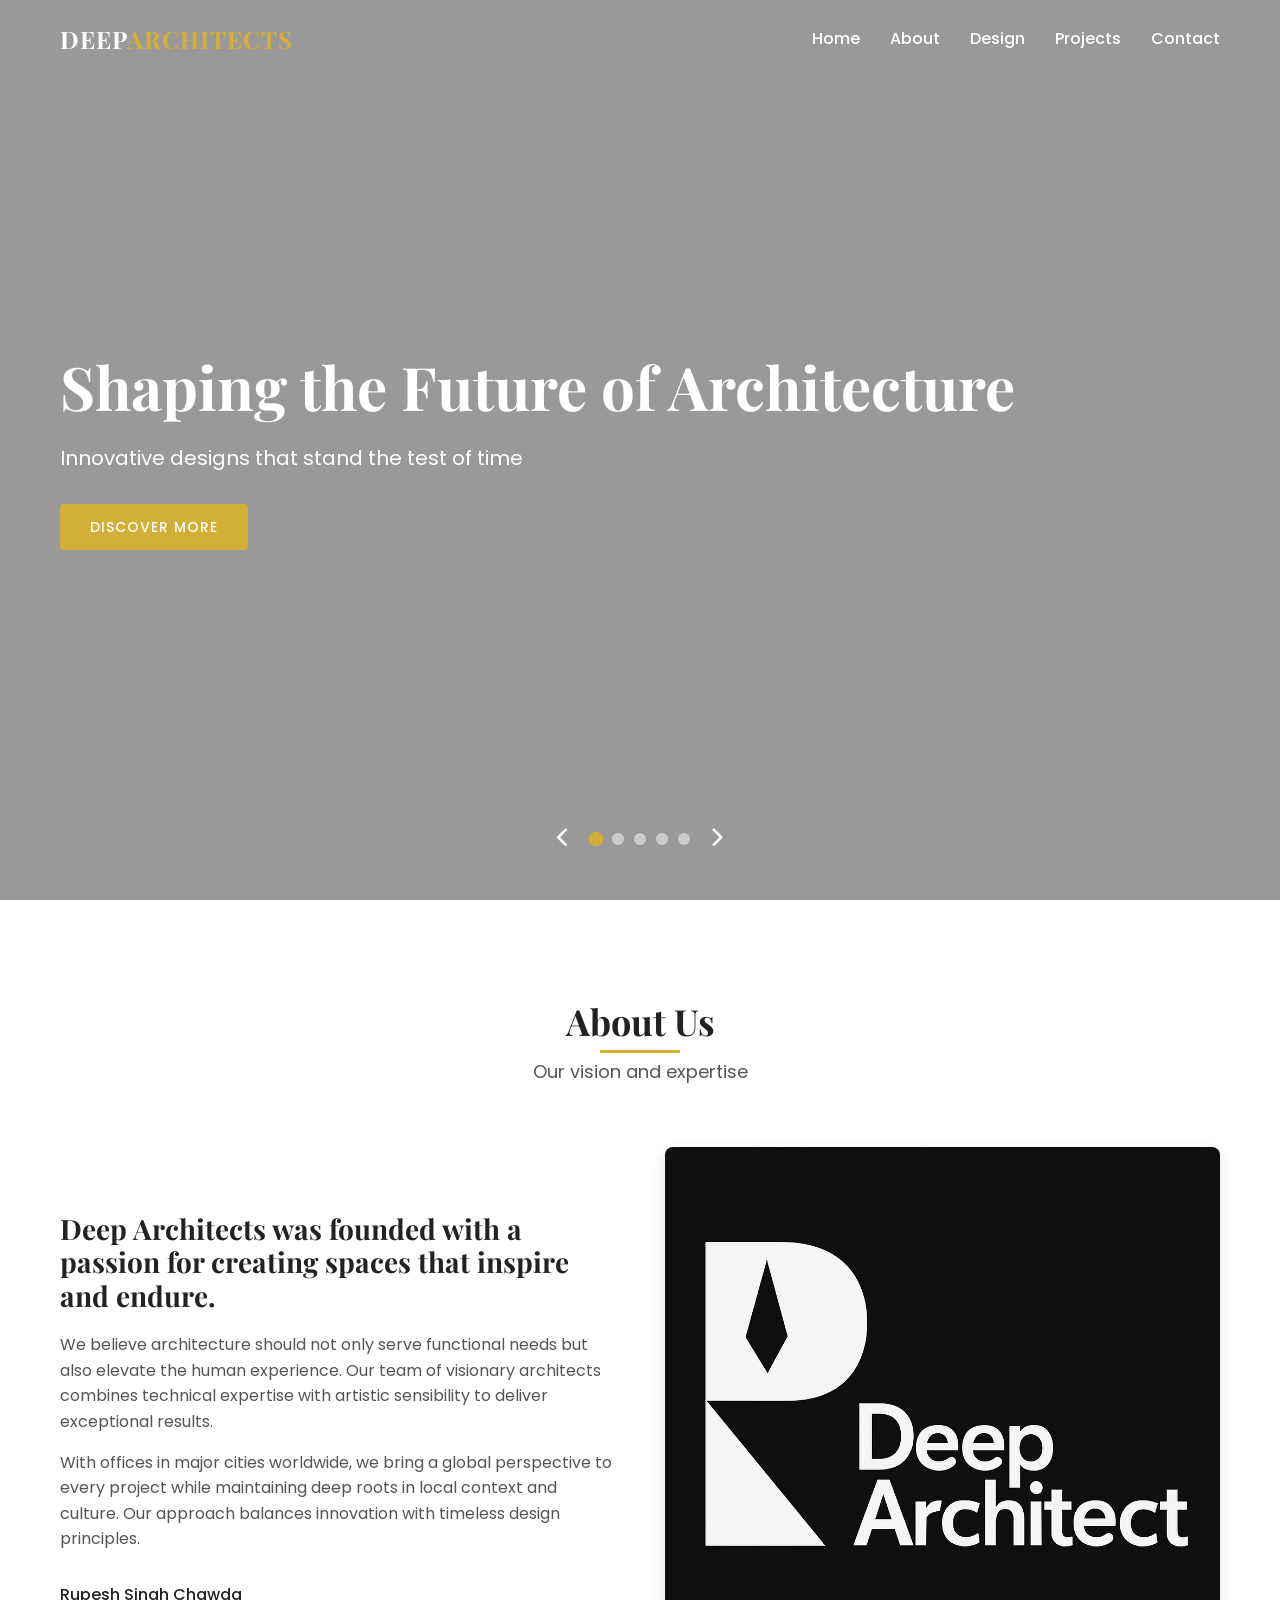
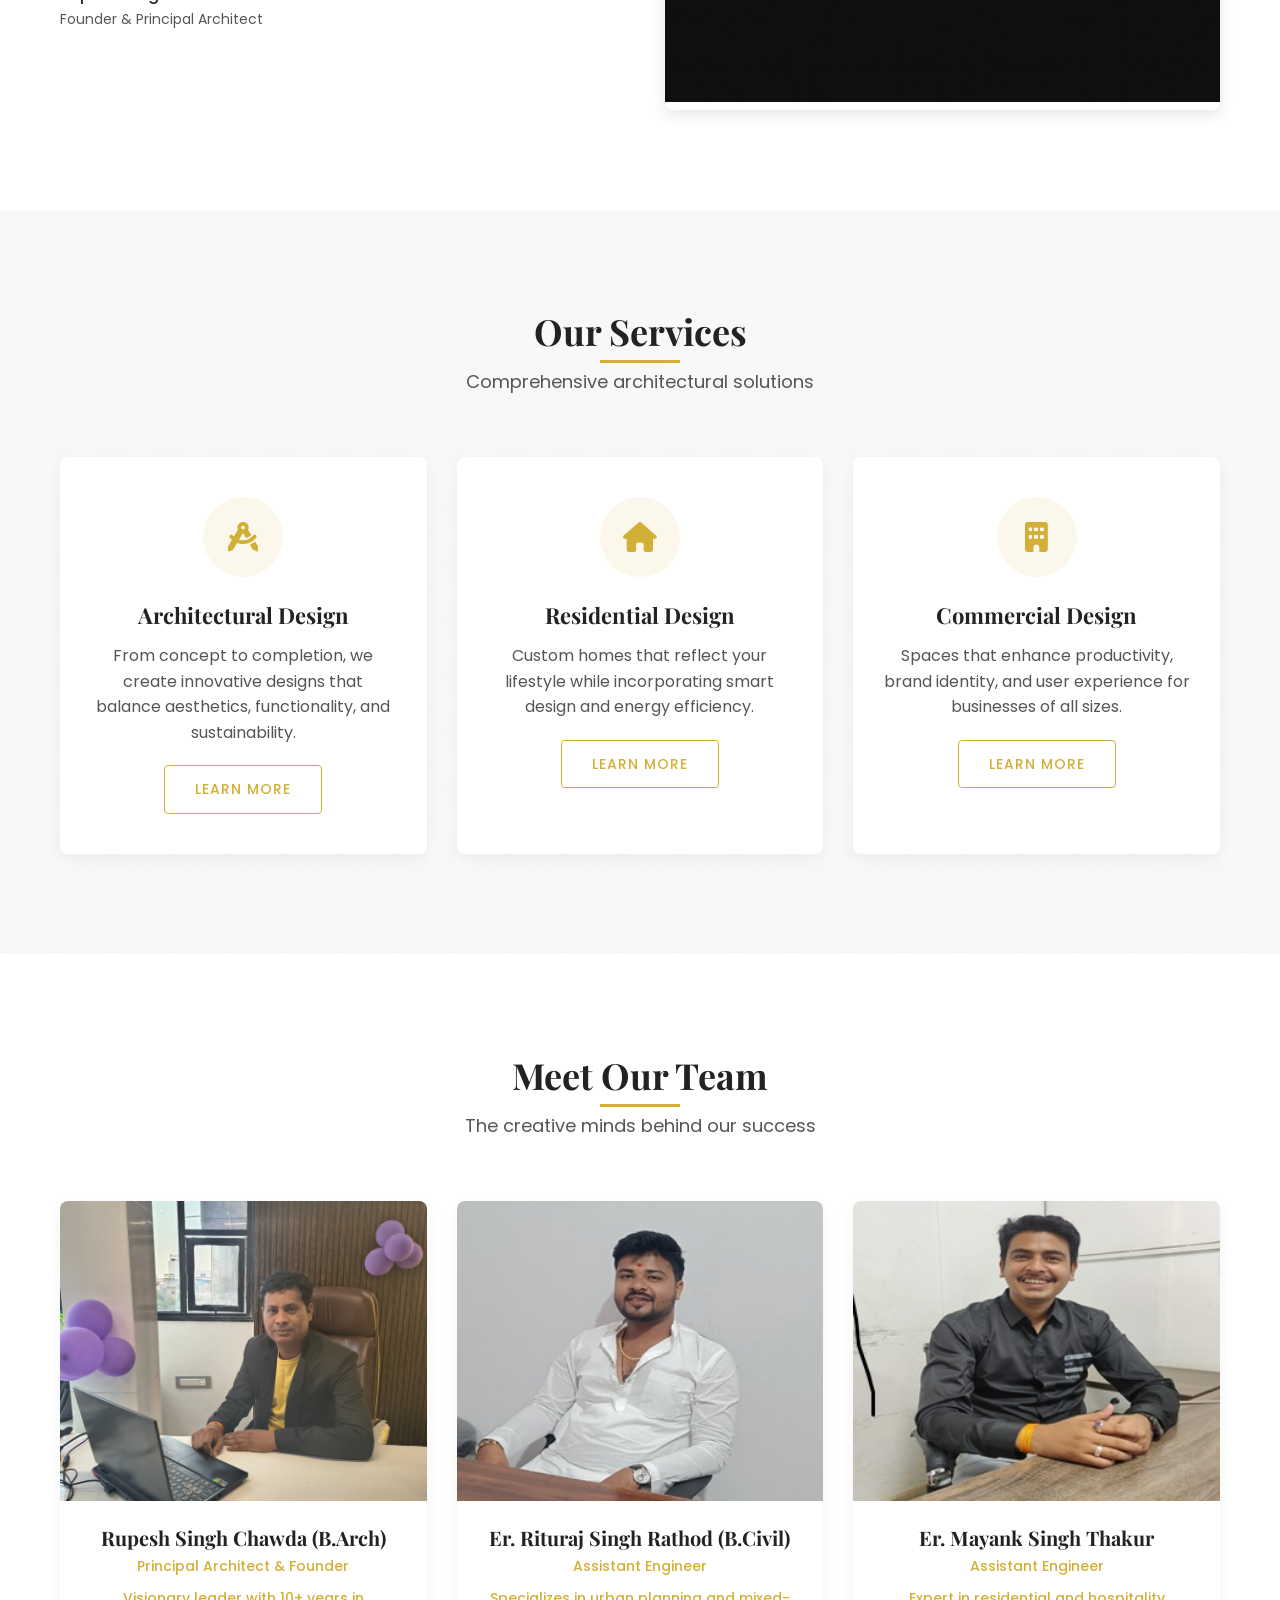
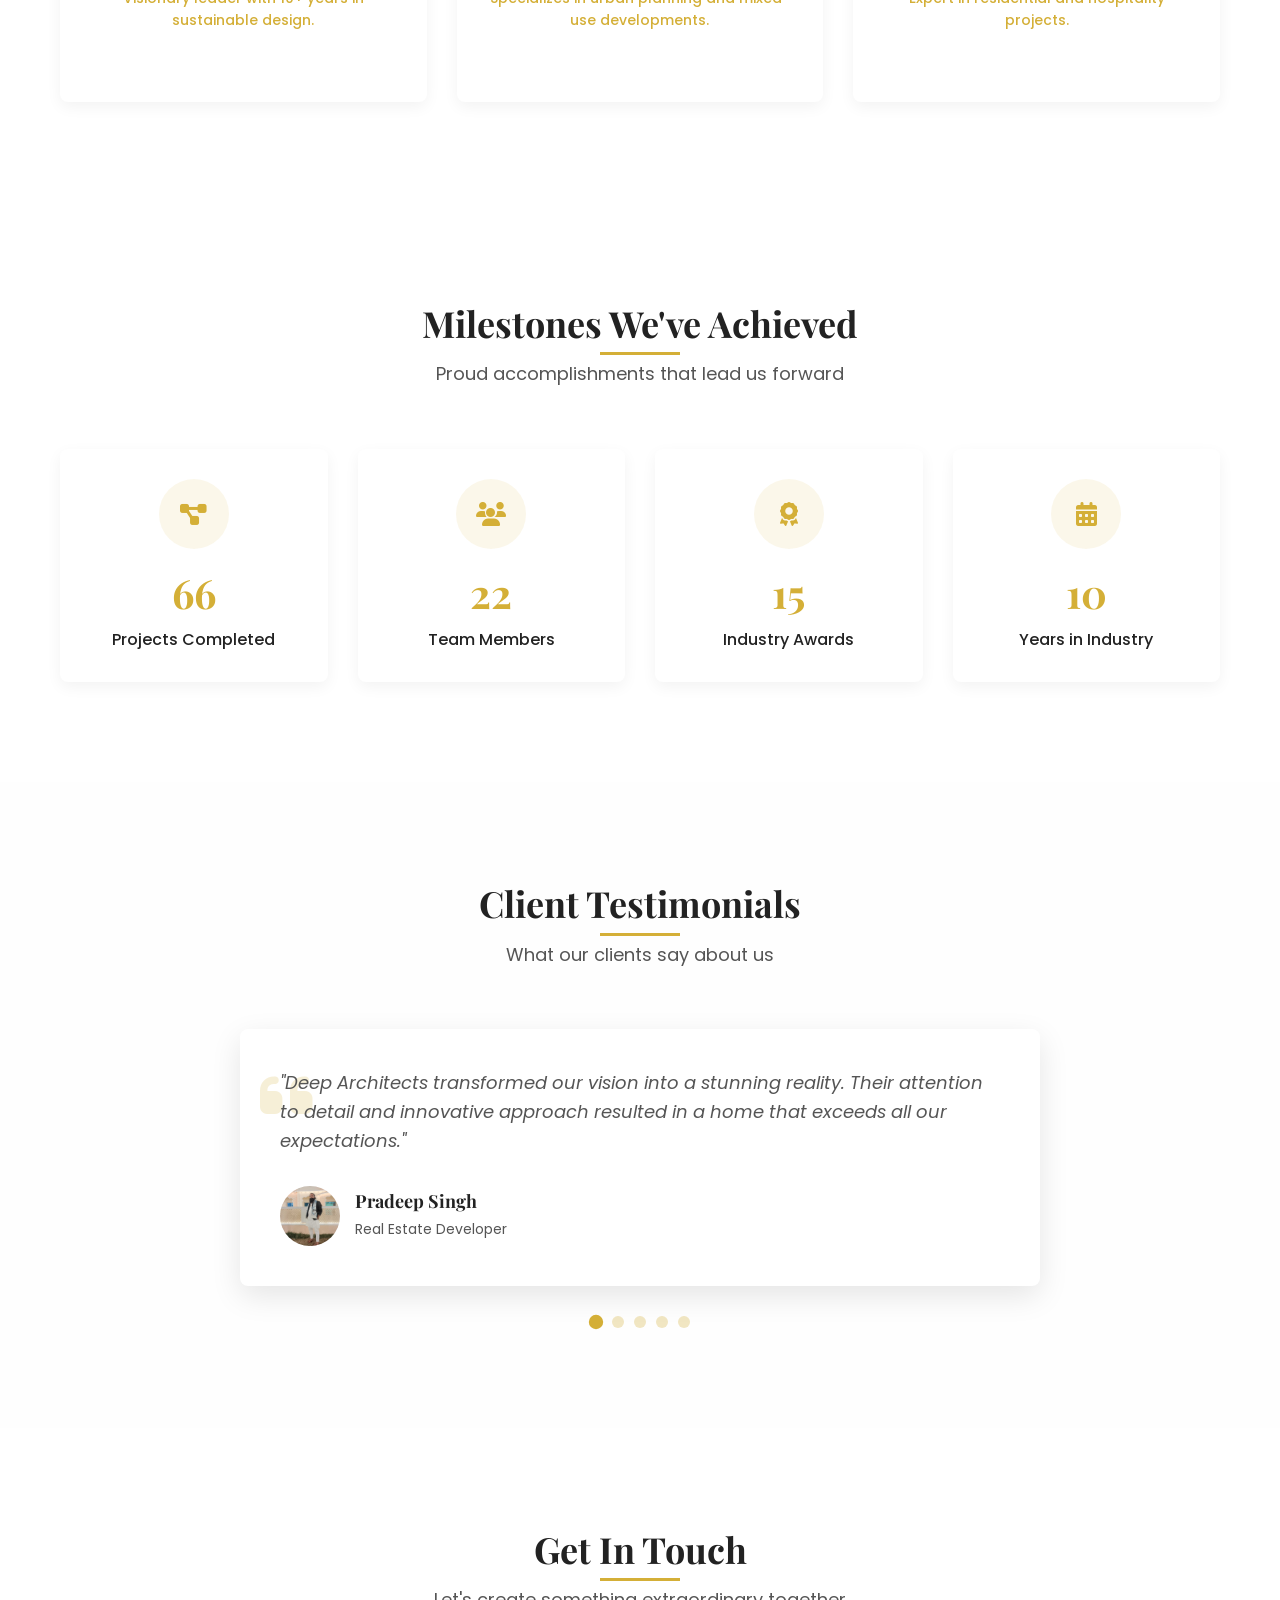
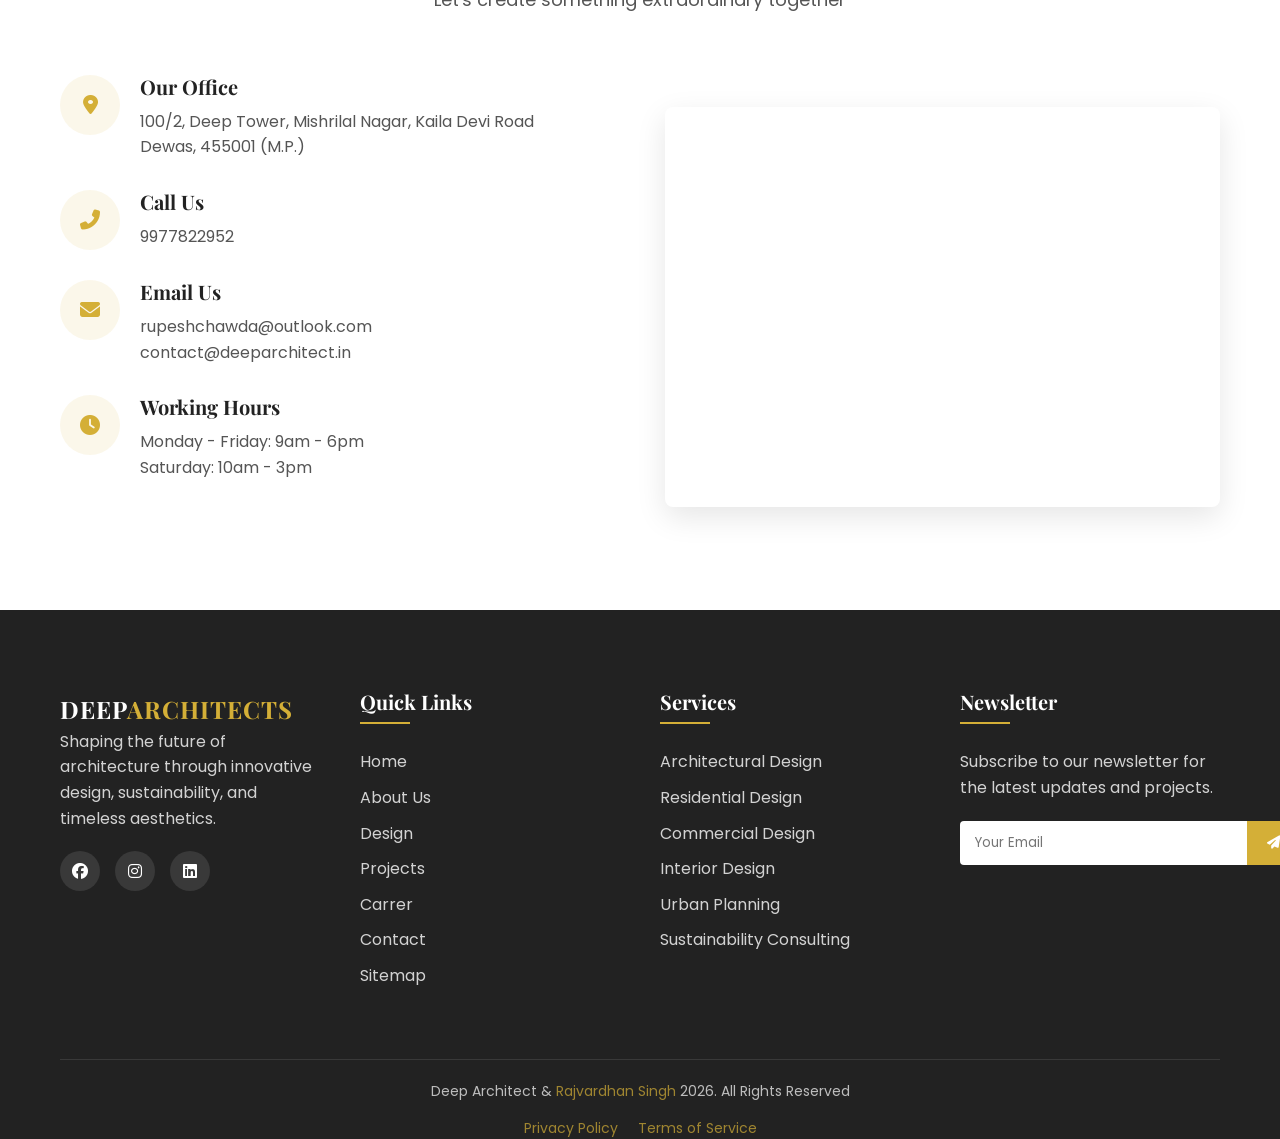
<file: index.html>
<!DOCTYPE html>
<html lang="en">
<head>
    <meta charset="UTF-8">
    <meta name="viewport" content="width=device-width, initial-scale=1.0">
    <meta name="google-site-verification" content="Hr8JurN_NY0itz-kKMufdqB_o4o3ug1m_QGOiTyi77g" />
    <link rel="stylesheet" href="https://cdnjs.cloudflare.com/ajax/libs/font-awesome/6.4.0/css/all.min.css">
    <link rel="preconnect" href="https://fonts.googleapis.com">
    <link rel="preconnect" href="https://fonts.gstatic.com" crossorigin>
    <link href="https://fonts.googleapis.com/css2?family=Playfair+Display:wght@400;500;600;700&family=Poppins:wght@300;400;500;600&display=swap" rel="stylesheet">

    <link rel="profile" href="http://gmpg.org/xfn/11">
    <link rel="pingback" href="https://deeparchitects.in/xmlrpc.php">
    <link rel="icon" href="/images/deeplogo.jpeg" />

    <meta name='robots' content='index, follow, max-image-preview:large, max-snippet:-1, max-video-preview:-1' />
    <script>window._wca = window._wca || [];</script>

    <meta name="msvalidate.01" content="3078674DB23736343E8DC8F993591787" />

    <title>Deep Architect | Top Architecture Firm in Dewas, Indore, Bhopal | Rupesh Chawda</title>

    <meta name="description" content="Deep Architect is a leading architecture firm in Dewas, Indore, Bhopal & Sonkatch offering innovative residential & commercial designs. Professional services by architect Rupesh Chawda.">

    <!-- Primary Meta Tags -->
    <meta name="title" content="Deep Architect - Professional Architecture Services in Dewas, Indore, Bhopal">
    <meta name="description" content="Award-winning architecture firm in Central India providing sustainable building designs, interior solutions, and construction supervision across Madhya Pradesh.">

    <!-- Open Graph / Facebook -->
    <meta property="og:type" content="website">
    <meta property="og:url" content="https://deeparchitect.in/">
    <meta property="og:title" content="Deep Architect | Top Architecture Firm in Central India">
    <meta property="og:description" content="Professional architecture services in Dewas, Indore, Bhopal & Sonkatch - Residential & Commercial designs, Interior solutions, and Construction supervision.">
    <meta property="og:image" content="https://deeparchitect.in/images/og-image.jpg">

    <!-- Twitter -->
    <meta property="twitter:card" content="summary_large_image">
    <meta property="twitter:url" content="https://deeparchitect.in/">
    <meta property="twitter:title" content="Deep Architect | Top Architecture Firm in Central India">
    <meta property="twitter:description" content="Professional architecture services in Dewas, Indore, Bhopal & Sonkatch - Residential & Commercial designs, Interior solutions, and Construction supervision.">
    <meta property="twitter:image" content="https://deeparchitect.in/images/twitter-card.jpg">

    <!-- Additional Meta Tags -->
    <meta name="keywords" content="architecture engineer, Dewas architect, building design, residential architect, commercial architect, sustainable design, interior design, construction supervision">
    <meta name="author" content="Rupesh Chawda">
    <meta name="robots" content="index, follow">
    <meta name="revisit-after" content="7 days">
    <meta name="language" content="English">
    <meta name="geo.region" content="IN-MP">
    <meta name="geo.placename" content="Dewas">
    <meta name="geo.position" content="22.9623;76.0508">
    <meta name="ICBM" content="22.9623, 76.0508">

    <link rel="canonical" href="https://deeparchitect.in/" />
    <meta property="og:locale" content="en_US" />
    <meta property="og:site_name" content="Deep Architect" />
    <meta property="article:publisher" content="https://www.facebook.com/deeparchitects1220" />
    <meta property="article:modified_time" content="2024-03-06T12:35:13+00:00" />

    <script type="application/ld+json" class="yoast-schema-graph">{"@context":"https://schema.org","@graph":[{"@type":"WebPage","@id":"https://deeparchitect.in/","url":"https://deeparchitect.in/","name":"Deep Architects","isPartOf":{"@id":"https://deeparchitects.in/#website"},"about":{"@id":"https://deeparchitect.in/#index"},"datePublished":"2017-02-19T10:30:25+00:00","dateModified":"2024-03-06T12:35:13+00:00","description":"Discover innovative architectural solutions with Deep Architects.","inLanguage":"en"},{"@type":"WebSite","@id":"https://deeparchitects.in/#website","url":"https://deeparchitect.in/","name":"Deep Architect","description":"Creating iconic designs that redefine spaces.","inLanguage":"en"},{"@type":"Organization","@id":"https://deeparchitects.in/#organization","name":"Deep Architects","url":"https://deeparchitects.in/","sameAs":["https://www.facebook.com/deeparchitects1220","https://www.linkedin.com/company/deep-architect-interior/","https://www.instagram.com/deep_architects"]}]}</script>

    <style>
    /* ============================================
       BASE STYLES
       ============================================ */
    :root {
        --primary-color: #d4af37; /* Gold */
        --secondary-color: #333333; /* Dark Gray */
        --light-color: #f8f8f8; /* Light Gray */
        --dark-color: #222222; /* Black */
        --text-color: #555555;
        --white: #ffffff;
        --transition: all 0.3s ease;
        --box-shadow: 0 5px 15px rgba(0, 0, 0, 0.1);
        --section-padding: 100px 0;
    }

    * {
        margin: 0;
        padding: 0;
        box-sizing: border-box;
    }

    html {
        scroll-behavior: smooth;
    }

    body {
        font-family: 'Poppins', sans-serif;
        color: var(--text-color);
        line-height: 1.6;
        overflow-x: hidden;
        background-color: var(--white);
    }

    h1, h2, h3, h4, h5, h6 {
        font-family: 'Playfair Display', serif;
        font-weight: 700;
        color: var(--dark-color);
        line-height: 1.2;
    }

    a {
        text-decoration: none;
        color: inherit;
        transition: var(--transition);
    }

    ul {
        list-style: none;
    }

    img {
        max-width: 100%;
        height: auto;
    }

    .container {
        width: 100%;
        max-width: 1200px;
        margin: 0 auto;
        padding: 0 20px;
    }

    .btn {
        display: inline-block;
        padding: 12px 30px;
        border-radius: 4px;
        font-weight: 500;
        text-transform: uppercase;
        letter-spacing: 1px;
        transition: var(--transition);
        border: none;
        cursor: pointer;
        font-size: 14px;
    }

    .btn-primary {
        background-color: var(--primary-color);
        color: var(--white);
    }

    .btn-primary:hover {
        background-color: var(--dark-color);
        transform: translateY(-3px);
    }

    .btn-secondary {
        background-color: transparent;
        color: var(--primary-color);
        border: 1px solid var(--primary-color);
    }

    .btn-secondary:hover {
        background-color: var(--primary-color);
        color: var(--white);
    }

    .section {
        padding: var(--section-padding);
        position: relative;
    }

    .section-header {
        text-align: center;
        margin-bottom: 60px;
    }

    .section-title {
        font-size: 36px;
        margin-bottom: 15px;
        position: relative;
        display: inline-block;
    }

    .section-title::after {
        content: '';
        position: absolute;
        bottom: -10px;
        left: 50%;
        transform: translateX(-50%);
        width: 80px;
        height: 3px;
        background-color: var(--primary-color);
    }

    .section-subtitle {
        font-size: 18px;
        color: var(--text-color);
        max-width: 700px;
        margin: 0 auto;
    }

    /* ============================================
       HEADER
       ============================================ */
    .header {
        position: fixed;
        top: 0;
        left: 0;
        width: 100%;
        z-index: 1000;
        padding: 20px 0;
        transition: var(--transition);
    }

    .header.scrolled {
        background-color: rgba(255, 255, 255, 0.95);
        box-shadow: var(--box-shadow);
        padding: 15px 0;
    }

    .header .container {
        display: flex;
        justify-content: space-between;
        align-items: center;
    }

    .logo {
        font-family: 'Playfair Display', serif;
        font-size: 24px;
        font-weight: 700;
        color: var(--white);
        letter-spacing: 1px;
    }

    .logo span {
        color: var(--primary-color);
    }

    .header.scrolled .logo {
        color: var(--dark-color);
    }

    .nav-list {
        display: flex;
    }

    .nav-link {
        color: var(--white);
        margin-left: 30px;
        font-weight: 500;
        position: relative;
        padding: 5px 0;
    }

    .header.scrolled .nav-link {
        color: var(--dark-color);
    }

    .nav-link::after {
        content: '';
        position: absolute;
        bottom: 0;
        left: 0;
        width: 0;
        height: 2px;
        background-color: var(--primary-color);
        transition: var(--transition);
    }

    .nav-link:hover::after,
    .nav-link.active::after {
        width: 100%;
    }

    .hamburger {
        display: none;
        cursor: pointer;
    }

    .bar {
        display: block;
        width: 25px;
        height: 3px;
        margin: 5px auto;
        background-color: var(--white);
        transition: var(--transition);
    }

    .header.scrolled .bar {
        background-color: var(--dark-color);
    }

    /* ============================================
       HERO SECTION
       ============================================ */
    .hero {
        position: relative;
        height: 100vh;
        width: 100%;
        overflow: hidden;
    }

    .hero-slider {
        position: relative;
        width: 100%;
        height: 100%;
    }

    .slide {
        position: absolute;
        top: 0;
        left: 0;
        width: 100%;
        height: 100%;
        background-size: cover;
        background-position: center;
        background-repeat: no-repeat;
        opacity: 0;
        transition: opacity 1s ease;
    }

    .slide.active {
        opacity: 1;
    }

    .slide .container {
        height: 100%;
        display: flex;
        flex-direction: column;
        justify-content: center;
        align-items: flex-start;
        position: relative;
        z-index: 2;
    }

    .hero-title {
        font-size: 60px;
        color: var(--white);
        margin-bottom: 20px;
        line-height: 1.2;
        animation: fadeInUp 1s ease;
    }

    .hero-subtitle {
        font-size: 20px;
        color: var(--white);
        margin-bottom: 30px;
        max-width: 600px;
        animation: fadeInUp 1s ease 0.3s forwards;
        opacity: 0;
    }

    .hero .btn-primary {
        animation: fadeInUp 1s ease 0.6s forwards;
        opacity: 0;
    }

    .slide::before {
        content: '';
        position: absolute;
        top: 0;
        left: 0;
        width: 100%;
        height: 100%;
        background-color: rgba(0, 0, 0, 0.4);
        z-index: 1;
    }

    .slider-nav {
        position: absolute;
        bottom: 50px;
        left: 0;
        width: 100%;
        z-index: 10;
        display: flex;
        justify-content: center;
        align-items: center;
        gap: 20px;
    }

    .slider-btn {
        background: transparent;
        border: none;
        color: var(--white);
        font-size: 20px;
        cursor: pointer;
        transition: var(--transition);
    }

    .slider-btn:hover {
        color: var(--primary-color);
    }

    .slider-dots {
        display: flex;
        gap: 10px;
    }

    .dot {
        width: 12px;
        height: 12px;
        border-radius: 50%;
        background-color: rgba(255, 255, 255, 0.5);
        cursor: pointer;
        transition: var(--transition);
    }

    .dot.active {
        background-color: var(--primary-color);
        transform: scale(1.2);
    }

    /* ============================================
       ABOUT SECTION
       ============================================ */
    .about-content {
        display: flex;
        align-items: center;
        gap: 50px;
    }

    .about-text {
        flex: 1;
    }

    .about-text h3 {
        font-size: 28px;
        margin-bottom: 20px;
        color: var(--dark-color);
    }

    .about-text p {
        margin-bottom: 15px;
    }

    .about-image {
        flex: 1;
        position: relative;
    }

    .image-wrapper {
        position: relative;
        border-radius: 8px;
        overflow: hidden;
        box-shadow: var(--box-shadow);
    }

    .blueprint-overlay {
        position: absolute;
        top: 0;
        left: 0;
        width: 100%;
        height: 100%;
        background-image: url('[data-uri]');
        background-size: 40px 40px;
        mix-blend-mode: overlay;
        opacity: 0.8;
    }

    .signature {
        display: flex;
        align-items: center;
        margin-top: 30px;
    }

    .signature img {
        width: 120px;
        margin-right: 20px;
    }

    .signature p {
        font-weight: 500;
        color: var(--dark-color);
    }

    .signature span {
        display: block;
        font-size: 14px;
        color: var(--text-color);
        font-weight: 400;
    }

    /* ============================================
       SERVICES SECTION
       ============================================ */
    .services {
        background-color: var(--light-color);
        background-image: url('[data-uri]');
    }

    .services-grid {
        display: grid;
        grid-template-columns: repeat(auto-fit, minmax(300px, 1fr));
        gap: 30px;
    }

    .service-card {
        background-color: var(--white);
        padding: 40px 30px;
        border-radius: 8px;
        text-align: center;
        transition: var(--transition);
        box-shadow: 0 5px 15px rgba(0, 0, 0, 0.05);
        position: relative;
        overflow: hidden;
        z-index: 1;
    }

    .service-card::before {
        content: '';
        position: absolute;
        top: 0;
        left: 0;
        width: 100%;
        height: 100%;
        background: linear-gradient(135deg, rgba(212, 175, 55, 0.1) 0%, rgba(255, 255, 255, 0) 100%);
        z-index: -1;
        opacity: 0;
        transition: var(--transition);
    }

    .service-card:hover {
        transform: translateY(-10px);
        box-shadow: 0 15px 30px rgba(0, 0, 0, 0.1);
    }

    .service-card:hover::before {
        opacity: 1;
    }

    .service-icon {
        width: 80px;
        height: 80px;
        margin: 0 auto 25px;
        display: flex;
        align-items: center;
        justify-content: center;
        background-color: rgba(212, 175, 55, 0.1);
        border-radius: 50%;
        color: var(--primary-color);
        font-size: 30px;
        transition: var(--transition);
    }

    .service-card:hover .service-icon {
        background-color: var(--primary-color);
        color: var(--white);
    }

    .service-card h3 {
        margin-bottom: 15px;
        font-size: 22px;
    }

    .service-card p {
        margin-bottom: 20px;
    }

    /* ============================================
       TEAM SECTION
       ============================================ */
    .team-grid {
        display: grid;
        grid-template-columns: repeat(auto-fit, minmax(250px, 1fr));
        gap: 30px;
    }

    .team-card {
        background-color: var(--white);
        border-radius: 8px;
        overflow: hidden;
        box-shadow: 0 5px 15px rgba(0, 0, 0, 0.05);
        transition: var(--transition);
        position: relative;
    }

    .team-card:hover {
        transform: translateY(-10px);
        box-shadow: 0 15px 30px rgba(0, 0, 0, 0.1);
    }

    .team-image {
        height: 300px;
        overflow: hidden;
    }

    .team-image img {
        width: 100%;
        height: 100%;
        object-fit: cover;
        transition: var(--transition);
    }

    .team-card:hover .team-image img {
        transform: scale(1.05);
    }

    .team-info {
        padding: 25px;
        text-align: center;
    }

    .team-info h3 {
        margin-bottom: 5px;
        font-size: 20px;
    }

    .team-info p {
        color: var(--primary-color);
        font-weight: 500;
        margin-bottom: 10px;
        font-size: 14px;
    }

    .team-bio {
        font-size: 14px;
        color: var(--text-color);
        margin-bottom: 15px;
        min-height: 40px;
    }

    .team-social {
        display: flex;
        justify-content: center;
        gap: 15px;
        opacity: 0;
        transform: translateY(20px);
        transition: var(--transition);
    }

    .team-card:hover .team-social {
        opacity: 1;
        transform: translateY(0);
    }

    .team-social a {
        width: 35px;
        height: 35px;
        border-radius: 50%;
        background-color: rgba(212, 175, 55, 0.1);
        display: flex;
        align-items: center;
        justify-content: center;
        color: var(--primary-color);
        font-size: 14px;
    }

    .team-social a:hover {
        background-color: var(--primary-color);
        color: var(--white);
    }

    /* ============================================
       MILESTONES SECTION
       ============================================ */
    .milestones-grid {
        display: grid;
        grid-template-columns: repeat(auto-fit, minmax(200px, 1fr));
        gap: 30px;
        text-align: center;
    }

    .milestone-card {
        padding: 30px 20px;
        background-color: var(--white);
        border-radius: 8px;
        box-shadow: 0 5px 15px rgba(0, 0, 0, 0.05);
        transition: var(--transition);
    }

    .milestone-card:hover {
        transform: translateY(-10px);
        box-shadow: 0 15px 30px rgba(0, 0, 0, 0.1);
    }

    .milestone-icon {
        width: 70px;
        height: 70px;
        margin: 0 auto 20px;
        display: flex;
        align-items: center;
        justify-content: center;
        background-color: rgba(212, 175, 55, 0.1);
        border-radius: 50%;
        color: var(--primary-color);
        font-size: 24px;
    }

    .milestone-card h3 {
        font-size: 40px;
        margin-bottom: 10px;
        color: var(--primary-color);
    }

    .milestone-card p {
        font-weight: 500;
        color: var(--dark-color);
    }

    /* ============================================
       TESTIMONIALS SECTION
       ============================================ */
    .testimonials {
        background-color: var(--light-color);
        background-image: url('https://images.unsplash.com/photo-1487958449943-2429e8be8625?ixlib=rb-4.0.3&auto=format&fit=crop&w=2070&q=80');
        background-size: cover;
        background-position: center;
        background-attachment: fixed;
        position: relative;
    }

    .testimonials::before {
        content: '';
        position: absolute;
        top: 0;
        left: 0;
        width: 100%;
        height: 100%;
        background-color: rgba(255, 255, 255, 0.9);
    }

    .testimonials .container {
        position: relative;
        z-index: 1;
    }

    .testimonials-slider {
        position: relative;
        max-width: 800px;
        margin: 0 auto;
    }

    .testimonial {
        display: none;
        padding: 40px;
        background-color: var(--white);
        border-radius: 8px;
        box-shadow: 0 10px 30px rgba(0, 0, 0, 0.1);
    }

    .testimonial.active {
        display: block;
        animation: fadeIn 1s ease;
    }

    .testimonial-content {
        position: relative;
    }

    .quote-icon {
        position: absolute;
        top: -20px;
        left: -20px;
        font-size: 60px;
        color: rgba(212, 175, 55, 0.2);
        z-index: 0;
    }

    .testimonial-text {
        font-size: 18px;
        font-style: italic;
        margin-bottom: 30px;
        position: relative;
        z-index: 1;
    }

    .testimonial-author {
        display: flex;
        align-items: center;
    }

    .testimonial-author img {
        width: 60px;
        height: 60px;
        border-radius: 50%;
        object-fit: cover;
        margin-right: 15px;
    }

    .testimonial-author h4 {
        font-size: 18px;
        margin-bottom: 5px;
    }

    .testimonial-author p {
        font-size: 14px;
        color: var(--text-color);
    }

    .testimonials-dots {
        display: flex;
        justify-content: center;
        margin-top: 30px;
        gap: 10px;
    }

    .testimonial-dot {
        width: 12px;
        height: 12px;
        border-radius: 50%;
        background-color: rgba(212, 175, 55, 0.3);
        cursor: pointer;
        transition: var(--transition);
    }

    .testimonial-dot.active {
        background-color: var(--primary-color);
        transform: scale(1.2);
    }

    /* ============================================
       CONTACT SECTION
       ============================================ */
    .contact-content {
        display: flex;
        gap: 50px;
    }

    .contact-info {
        flex: 1;
    }

    .info-item {
        display: flex;
        margin-bottom: 30px;
    }

    .info-icon {
        width: 60px;
        height: 60px;
        background-color: rgba(212, 175, 55, 0.1);
        border-radius: 50%;
        display: flex;
        align-items: center;
        justify-content: center;
        color: var(--primary-color);
        font-size: 20px;
        margin-right: 20px;
        flex-shrink: 0;
    }

    .info-text h3 {
        font-size: 20px;
        margin-bottom: 10px;
    }

    .info-text p {
        font-size: 16px;
    }

    .contact-form {
        flex: 1;
        background-color: var(--white);
        padding: 40px;
        border-radius: 8px;
        box-shadow: 0 10px 30px rgba(0, 0, 0, 0.05);
    }

    .form-group {
        margin-bottom: 20px;
    }

    .form-group input,
    .form-group textarea {
        width: 100%;
        padding: 12px 15px;
        border: 1px solid #ddd;
        border-radius: 4px;
        font-family: 'Poppins', sans-serif;
        transition: var(--transition);
    }

    .form-group input:focus,
    .form-group textarea:focus {
        outline: none;
        border-color: var(--primary-color);
        box-shadow: 0 0 0 3px rgba(212, 175, 55, 0.2);
    }

    .form-group textarea {
        min-height: 150px;
        resize: vertical;
    }

    /* ============================================
       MAP CONTAINER
       ============================================ */
    .map-container {
        position: relative;
        width: 100%;
        height: 400px;
        border-radius: 8px;
        overflow: hidden;
        box-shadow: 0 10px 30px rgba(0, 0, 0, 0.1);
        margin-top: 2rem;
        flex: 1;
    }

    .map-container iframe {
        width: 100%;
        height: 100%;
        border: none;
        filter: grayscale(20%);
        transition: filter 0.3s ease;
    }

    .map-container iframe:hover {
        filter: grayscale(0%);
    }

    /* ============================================
       FOOTER
       ============================================ */
    .footer {
        background-color: var(--dark-color);
        color: var(--white);
        padding: 80px 0 0;
    }

    .footer-content {
        display: grid;
        grid-template-columns: repeat(auto-fit, minmax(250px, 1fr));
        gap: 40px;
        margin-bottom: 60px;
    }

    .footer-col h3 {
        color: var(--white);
        font-size: 20px;
        margin-bottom: 25px;
        position: relative;
        padding-bottom: 10px;
    }

    .footer-col h3::after {
        content: '';
        position: absolute;
        bottom: 0;
        left: 0;
        width: 50px;
        height: 2px;
        background-color: var(--primary-color);
    }

    .footer-col p {
        margin-bottom: 20px;
        opacity: 0.8;
    }

    .footer-col ul li {
        margin-bottom: 10px;
    }

    .footer-col ul li a {
        opacity: 0.8;
        transition: var(--transition);
    }

    .footer-col ul li a:hover {
        opacity: 1;
        color: var(--primary-color);
        padding-left: 5px;
    }

    .social-links {
        display: flex;
        gap: 15px;
        margin-top: 20px;
        list-style: none;
    }

    .social-links a {
        width: 40px;
        height: 40px;
        border-radius: 50%;
        background-color: rgba(255, 255, 255, 0.1);
        display: flex;
        align-items: center;
        justify-content: center;
        transition: var(--transition);
    }

    .social-links a:hover {
        background-color: var(--primary-color);
        transform: translateY(-5px);
    }

    .newsletter-form {
        display: flex;
        margin-top: 20px;
    }

    .newsletter-form input {
        flex: 1;
        padding: 12px 15px;
        border: none;
        border-radius: 4px 0 0 4px;
        font-family: 'Poppins', sans-serif;
    }

    .newsletter-form button {
        background-color: var(--primary-color);
        color: var(--white);
        border: none;
        padding: 0 20px;
        border-radius: 0 4px 4px 0;
        cursor: pointer;
        transition: var(--transition);
    }

    .newsletter-form button:hover {
        background-color: var(--white);
        color: var(--primary-color);
    }

    .footer-bottom {
        border-top: 1px solid rgba(255, 255, 255, 0.1);
        padding-top: 20px;
        text-align: center;
        display: flex;
        flex-direction: column;
        align-items: center;
        gap: 15px;
    }

    .footer-bottom p {
        opacity: 0.7;
        font-size: 14px;
    }

    .footer-bottom a {
        color: var(--primary-color);
    }

    .footer-links {
        display: flex;
        gap: 20px;
    }

    .footer-links a {
        font-size: 14px;
        opacity: 0.7;
        transition: var(--transition);
    }

    .footer-links a:hover {
        opacity: 1;
        color: var(--primary-color);
    }

    /* ============================================
       BACK TO TOP
       ============================================ */
    .back-to-top {
        position: fixed;
        bottom: 30px;
        right: 30px;
        width: 50px;
        height: 50px;
        background-color: var(--primary-color);
        color: var(--white);
        border-radius: 50%;
        display: flex;
        align-items: center;
        justify-content: center;
        font-size: 20px;
        opacity: 0;
        visibility: hidden;
        transition: var(--transition);
        z-index: 999;
        box-shadow: 0 5px 15px rgba(0, 0, 0, 0.1);
    }

    .back-to-top.active {
        opacity: 1;
        visibility: visible;
    }

    .back-to-top:hover {
        background-color: var(--dark-color);
        transform: translateY(-5px);
    }

    /* ============================================
       ANIMATIONS
       ============================================ */
    @keyframes fadeInUp {
        from {
            opacity: 0;
            transform: translateY(30px);
        }
        to {
            opacity: 1;
            transform: translateY(0);
        }
    }

    @keyframes fadeIn {
        from { opacity: 0; }
        to { opacity: 1; }
    }

    /* ============================================
       RESPONSIVE
       ============================================ */
    @media (max-width: 992px) {
        .hero-title { font-size: 48px; }
        .about-content { flex-direction: column; }
        .contact-content { flex-direction: column; }
        .contact-form { order: -1; }
        .map-container { height: 350px; }
    }

    @media (max-width: 768px) {
        .hamburger { display: block; }

        .hamburger.active .bar:nth-child(2) { opacity: 0; }
        .hamburger.active .bar:nth-child(1) { transform: translateY(8px) rotate(45deg); }
        .hamburger.active .bar:nth-child(3) { transform: translateY(-8px) rotate(-45deg); }

        .nav-list {
            position: fixed;
            top: 80px;
            left: -100%;
            width: 100%;
            background-color: var(--white);
            flex-direction: column;
            align-items: center;
            padding: 20px 0;
            box-shadow: 0 10px 20px rgba(0, 0, 0, 0.1);
            transition: var(--transition);
        }

        .nav-list.active { left: 0; }
        .nav-link { margin: 15px 0; color: var(--dark-color); }
        .header.scrolled .nav-list { top: 70px; }

        .hero-title { font-size: 36px; }
        .hero-subtitle { font-size: 18px; }
        .section-title { font-size: 30px; }
        .section-subtitle { font-size: 16px; }
        .section { padding: 70px 0; }

        .map-container { height: 300px; }
    }

    @media (max-width: 576px) {
        .hero-title { font-size: 32px; }
        .btn { padding: 10px 20px; }
        .services-grid { grid-template-columns: 1fr; }
        .team-grid { grid-template-columns: 1fr; }
        .milestones-grid { grid-template-columns: 1fr 1fr; }
        .testimonial { padding: 30px 20px; }
        .footer-content { grid-template-columns: 1fr; }
        .map-container { height: 250px; }
    }
    </style>
</head>

<body>

    <header class="header" id="header">
        <div class="container">
            <a href="#" class="logo">DEEP<span>ARCHITECTS</span></a>
            <nav class="nav">
                <ul class="nav-list">
                    <li><a href="index.html" class="nav-link active">Home</a></li>
                    <li><a href="about.html" class="nav-link">About</a></li>
                    <li><a href="design.html" class="nav-link">Design</a></li>
                    <li><a href="projects.html" class="nav-link">Projects</a></li>
                    <li><a href="contact.html" class="nav-link">Contact</a></li>
                </ul>
                <div class="hamburger">
                    <span class="bar"></span>
                    <span class="bar"></span>
                    <span class="bar"></span>
                </div>
            </nav>
        </div>
    </header>

    <!-- Hero Section -->
    <section class="hero" id="home">
        <div class="hero-slider">
            <div class="slide active" style="background-image: url('https://images.unsplash.com/photo-1487958449943-2429e8be8625?ixlib=rb-4.0.3&auto=format&fit=crop&w=2070&q=80');">
                <div class="container">
                    <h1 class="hero-title">Shaping the Future of Architecture</h1>
                    <p class="hero-subtitle">Innovative designs that stand the test of time</p>
                    <a href="#about" class="btn btn-primary">Discover More</a>
                </div>
            </div>
            <div class="slide" style="background-image: url('https://images.unsplash.com/photo-1600607688969-a5bfcd646154?ixlib=rb-4.0.3&auto=format&fit=crop&w=2070&q=80');">
                <div class="container">
                    <h1 class="hero-title">Where Vision Meets Structure</h1>
                    <p class="hero-subtitle">Creating spaces that inspire and endure</p>
                    <a href="#about" class="btn btn-primary">Discover More</a>
                </div>
            </div>
            <div class="slide" style="background-image: url('https://images.unsplash.com/photo-1600566752225-3f2fe3c8f7a4?ixlib=rb-4.0.3&auto=format&fit=crop&w=2070&q=80');">
                <div class="container">
                    <h1 class="hero-title">Architectural Excellence</h1>
                    <p class="hero-subtitle">Designing tomorrow's landmarks today</p>
                    <a href="#about" class="btn btn-primary">Discover More</a>
                </div>
            </div>
            <div class="slide" style="background-image: url('https://images.unsplash.com/photo-1600607687920-4e2a09cf159d?ixlib=rb-4.0.3&auto=format&fit=crop&w=2070&q=80');">
                <div class="container">
                    <h1 class="hero-title">Sustainable Innovation</h1>
                    <p class="hero-subtitle">Eco-conscious designs for modern living</p>
                    <a href="#about" class="btn btn-primary">Discover More</a>
                </div>
            </div>
            <div class="slide" style="background-image: url('https://images.unsplash.com/photo-1600585154340-be6161a56a0c?ixlib=rb-4.0.3&auto=format&fit=crop&w=2070&q=80');">
                <div class="container">
                    <h1 class="hero-title">Timeless Design</h1>
                    <p class="hero-subtitle">Architecture that tells a story</p>
                    <a href="#about" class="btn btn-primary">Discover More</a>
                </div>
            </div>
        </div>
        <div class="slider-nav">
            <button class="slider-btn prev-btn"><i class="fas fa-chevron-left"></i></button>
            <div class="slider-dots"></div>
            <button class="slider-btn next-btn"><i class="fas fa-chevron-right"></i></button>
        </div>
    </section>

    <!-- About Section -->
    <section class="about section" id="about">
        <div class="container">
            <div class="section-header">
                <h2 class="section-title">About Us</h2>
                <p class="section-subtitle">Our vision and expertise</p>
            </div>
            <div class="about-content">
                <div class="about-text">
                    <h3>Deep Architects was founded with a passion for creating spaces that inspire and endure.</h3>
                    <p>We believe architecture should not only serve functional needs but also elevate the human experience. Our team of visionary architects combines technical expertise with artistic sensibility to deliver exceptional results.</p>
                    <p>With offices in major cities worldwide, we bring a global perspective to every project while maintaining deep roots in local context and culture. Our approach balances innovation with timeless design principles.</p>
                    <div class="signature">
                        <p>Rupesh Singh Chawda<br><span>Founder & Principal Architect</span></p>
                    </div>
                </div>
                <div class="about-image">
                    <div class="image-wrapper">
                        <img src="images/deeplogo.jpeg" alt="Architects working">
                        <div class="blueprint-overlay"></div>
                    </div>
                </div>
            </div>
        </div>
    </section>

    <!-- Services Section -->
    <section class="services section" id="services">
        <div class="container">
            <div class="section-header">
                <h2 class="section-title">Our Services</h2>
                <p class="section-subtitle">Comprehensive architectural solutions</p>
            </div>
            <div class="services-grid">
                <div class="service-card">
                    <div class="service-icon"><i class="fas fa-drafting-compass"></i></div>
                    <h3>Architectural Design</h3>
                    <p>From concept to completion, we create innovative designs that balance aesthetics, functionality, and sustainability.</p>
                    <a href="#" class="btn btn-secondary">Learn More</a>
                </div>
                <div class="service-card">
                    <div class="service-icon"><i class="fas fa-home"></i></div>
                    <h3>Residential Design</h3>
                    <p>Custom homes that reflect your lifestyle while incorporating smart design and energy efficiency.</p>
                    <a href="#" class="btn btn-secondary">Learn More</a>
                </div>
                <div class="service-card">
                    <div class="service-icon"><i class="fas fa-building"></i></div>
                    <h3>Commercial Design</h3>
                    <p>Spaces that enhance productivity, brand identity, and user experience for businesses of all sizes.</p>
                    <a href="#" class="btn btn-secondary">Learn More</a>
                </div>
            </div>
        </div>
    </section>

    <!-- Team Section -->
    <section class="team section" id="team">
        <div class="container">
            <div class="section-header">
                <h2 class="section-title">Meet Our Team</h2>
                <p class="section-subtitle">The creative minds behind our success</p>
            </div>
            <div class="team-grid">
                <div class="team-card">
                    <div class="team-image">
                        <img src="images/rk.jpg" alt="Team Member">
                    </div>
                    <div class="team-info">
                        <h3>Rupesh Singh Chawda (B.Arch)</h3>
                        <p>Principal Architect & Founder</p>
                        <p class="team-bio">Visionary leader with 10+ years in sustainable design.</p>
                        <div class="team-social">
                            <a href="#"><i class="fab fa-linkedin-in"></i></a>
                            <a href="#"><i class="fab fa-twitter"></i></a>
                            <a href="#"><i class="fas fa-envelope"></i></a>
                        </div>
                    </div>
                </div>
                <div class="team-card">
                    <div class="team-image">
                        <img src="images/rituraj.jpeg" alt="Team Member">
                    </div>
                    <div class="team-info">
                        <h3>Er. Rituraj Singh Rathod (B.Civil)</h3>
                        <p>Assistant Engineer</p>
                        <p class="team-bio">Specializes in urban planning and mixed-use developments.</p>
                        <div class="team-social">
                            <a href="#"><i class="fab fa-linkedin-in"></i></a>
                            <a href="#"><i class="fab fa-twitter"></i></a>
                            <a href="#"><i class="fas fa-envelope"></i></a>
                        </div>
                    </div>
                </div>
                <div class="team-card">
                    <div class="team-image">
                        <img src="images/rajf.jpeg" alt="Team Member">
                    </div>
                    <div class="team-info">
                        <h3>Er. Mayank Singh Thakur</h3>
                        <p>Assistant Engineer</p>
                        <p class="team-bio">Expert in residential and hospitality projects.</p>
                        <div class="team-social">
                            <a href="#"><i class="fab fa-linkedin-in"></i></a>
                            <a href="#"><i class="fab fa-twitter"></i></a>
                            <a href="#"><i class="fas fa-envelope"></i></a>
                        </div>
                    </div>
                </div>
            </div>
        </div>
    </section>

    <!-- Milestones Section -->
    <section class="milestones section" id="projects">
        <div class="container">
            <div class="section-header">
                <h2 class="section-title">Milestones We've Achieved</h2>
                <p class="section-subtitle">Proud accomplishments that lead us forward</p>
            </div>
            <div class="milestones-grid">
                <div class="milestone-card">
                    <div class="milestone-icon"><i class="fas fa-project-diagram"></i></div>
                    <h3 class="counter" data-target="250">0</h3>
                    <p>Projects Completed</p>
                </div>
                <div class="milestone-card">
                    <div class="milestone-icon"><i class="fas fa-users"></i></div>
                    <h3 class="counter" data-target="40">0</h3>
                    <p>Team Members</p>
                </div>
                <div class="milestone-card">
                    <div class="milestone-icon"><i class="fas fa-award"></i></div>
                    <h3 class="counter" data-target="15">0</h3>
                    <p>Industry Awards</p>
                </div>
                <div class="milestone-card">
                    <div class="milestone-icon"><i class="fas fa-calendar-alt"></i></div>
                    <h3 class="counter" data-target="10">0</h3>
                    <p>Years in Industry</p>
                </div>
            </div>
        </div>
    </section>

    <!-- Testimonials Section -->
    <section class="testimonials section">
        <div class="container">
            <div class="section-header">
                <h2 class="section-title">Client Testimonials</h2>
                <p class="section-subtitle">What our clients say about us</p>
            </div>
            <div class="testimonials-slider">
                <div class="testimonial active">
                    <div class="testimonial-content">
                        <div class="quote-icon"><i class="fas fa-quote-left"></i></div>
                        <p class="testimonial-text">"Deep Architects transformed our vision into a stunning reality. Their attention to detail and innovative approach resulted in a home that exceeds all our expectations."</p>
                        <div class="testimonial-author">
                            <img src="images/clnp.jpeg" alt="Client">
                            <div>
                                <h4>Pradeep Singh</h4>
                                <p>Real Estate Developer</p>
                            </div>
                        </div>
                    </div>
                </div>
                <div class="testimonial">
                    <div class="testimonial-content">
                        <div class="quote-icon"><i class="fas fa-quote-left"></i></div>
                        <p class="testimonial-text">"Working with Deep Architects on our corporate headquarters was a seamless experience. They understood our brand identity and created a space that reflects our values while being highly functional."</p>
                        <div class="testimonial-author">
                            <img src="images/cln1.jpeg" alt="Client">
                            <div>
                                <h4>Pawan Joshi</h4>
                                <p>Hotel CEO</p>
                            </div>
                        </div>
                    </div>
                </div>
                <div class="testimonial">
                    <div class="testimonial-content">
                        <div class="quote-icon"><i class="fas fa-quote-left"></i></div>
                        <p class="testimonial-text">"The hotel design by Deep Architects has received rave reviews from our guests. Their ability to blend aesthetics with operational efficiency is remarkable."</p>
                        <div class="testimonial-author">
                            <img src="images/cln2.jpeg" alt="Client">
                            <div>
                                <h4>Yogesh Kumar</h4>
                                <p>Residential Client</p>
                            </div>
                        </div>
                    </div>
                </div>
                <div class="testimonial">
                    <div class="testimonial-content">
                        <div class="quote-icon"><i class="fas fa-quote-left"></i></div>
                        <p class="testimonial-text">"As a developer, I've worked with many architects, but Deep Architects stands out for their creativity, professionalism, and ability to deliver on time and budget."</p>
                        <div class="testimonial-author">
                            <img src="images/clns.jpeg" alt="Client">
                            <div>
                                <h4>Suresh Singh</h4>
                                <p>Agricultural Client</p>
                            </div>
                        </div>
                    </div>
                </div>
                <div class="testimonial">
                    <div class="testimonial-content">
                        <div class="quote-icon"><i class="fas fa-quote-left"></i></div>
                        <p class="testimonial-text">"The community center designed by Deep Architects has become the heart of our neighborhood. They listened to our needs and created a space that brings people together."</p>
                        <div class="testimonial-author">
                            <img src="images/clnp.jpeg" alt="Client">
                            <div>
                                <h4>Pradeep Singh</h4>
                                <p>Community Leader</p>
                            </div>
                        </div>
                    </div>
                </div>
            </div>
            <div class="testimonials-dots"></div>
        </div>
    </section>

    <!-- Contact Section -->
    <section class="contact section" id="contact">
        <div class="container">
            <div class="section-header">
                <h2 class="section-title">Get In Touch</h2>
                <p class="section-subtitle">Let's create something extraordinary together</p>
            </div>

            <div class="contact-content">
                <div class="contact-info">
                    <div class="info-item">
                        <div class="info-icon"><i class="fas fa-map-marker-alt"></i></div>
                        <div class="info-text">
                            <h3>Our Office</h3>
                            <p>100/2, Deep Tower, Mishrilal Nagar, Kaila Devi Road<br>Dewas, 455001 (M.P.)</p>
                        </div>
                    </div>
                    <div class="info-item">
                        <div class="info-icon"><i class="fas fa-phone-alt"></i></div>
                        <div class="info-text">
                            <h3>Call Us</h3>
                            <p>9977822952</p>
                        </div>
                    </div>
                    <div class="info-item">
                        <div class="info-icon"><i class="fas fa-envelope"></i></div>
                        <div class="info-text">
                            <h3>Email Us</h3>
                            <p>rupeshchawda@outlook.com<br>contact@deeparchitect.in</p>
                        </div>
                    </div>
                    <div class="info-item">
                        <div class="info-icon"><i class="fas fa-clock"></i></div>
                        <div class="info-text">
                            <h3>Working Hours</h3>
                            <p>Monday - Friday: 9am - 6pm<br>Saturday: 10am - 3pm</p>
                        </div>
                    </div>
                </div>

                <!-- Google Map -->
                <div class="map-container">
                    <iframe
                        src="https://www.google.com/maps/embed?pb=!1m18!1m12!1m3!1d3681.011602783671!2d76.0368324!3d22.9524631!2m3!1f0!2f0!3f0!3m2!1i1024!2i768!4f13.1!3m3!1m2!1s0x3963177f49cdd727%3A0x9715d6f2aadd3bfb!2sDeep%20Architects%20and%20Interiors!5e0!3m2!1sen!2sin!4v1710000000000!5m2!1sen!2sin"
                        allowfullscreen=""
                        loading="lazy"
                        referrerpolicy="no-referrer-when-downgrade">
                    </iframe>
                </div>
            </div>
        </div>
    </section>

    <!-- Footer -->
    <footer class="footer">
        <div class="container">
            <div class="footer-content">
                <div class="footer-col">
                    <a href="#" class="logo">DEEP<span>ARCHITECTS</span></a>
                    <p>Shaping the future of architecture through innovative design, sustainability, and timeless aesthetics.</p>
                    <div class="social-links">
                        <a target="_blank" href="https://www.facebook.com/rupesh.chawda.581"><i class="fab fa-facebook" aria-hidden="true"></i></a>
                        <a target="_blank" href="https://www.instagram.com/deeparchitect.official/"><i class="fab fa-instagram" aria-hidden="true"></i></a>
                        <a target="_blank" href="https://www.linkedin.com/in/rupeshchawda/"><i class="fab fa-linkedin" aria-hidden="true"></i></a>
                    </div>
                </div>
                <div class="footer-col">
                    <h3>Quick Links</h3>
                    <ul>
                        <li><a href="index.html">Home</a></li>
                        <li><a href="about.html">About Us</a></li>
                        <li><a href="design.html">Design</a></li>
                        <li><a href="projects.html">Projects</a></li>
                        <li><a href="carrer.html">Carrer</a></li>
                        <li><a href="contact.html">Contact</a></li>
                        <li><a href="sitemap.html">Sitemap</a></li>
                    </ul>
                </div>
                <div class="footer-col">
                    <h3>Services</h3>
                    <ul>
                        <li><a href="#">Architectural Design</a></li>
                        <li><a href="#">Residential Design</a></li>
                        <li><a href="#">Commercial Design</a></li>
                        <li><a href="#">Interior Design</a></li>
                        <li><a href="#">Urban Planning</a></li>
                        <li><a href="#">Sustainability Consulting</a></li>
                    </ul>
                </div>
                <div class="footer-col">
                    <h3>Newsletter</h3>
                    <p>Subscribe to our newsletter for the latest updates and projects.</p>
                    <form class="newsletter-form">
                        <input type="email" placeholder="Your Email" required>
                        <button type="submit"><i class="fas fa-paper-plane"></i></button>
                    </form>
                </div>
            </div>
            <div class="footer-bottom">
                <p>Deep Architect & <a href="https://rajvardhansingh.in/">Rajvardhan Singh</a> <span class="copyright-text">2026. All Rights Reserved</span></p>
                <div class="footer-links">
                    <a href="privacy.html">Privacy Policy</a>
                    <a href="privacy.html">Terms of Service</a>
                </div>
            </div>
        </div>
    </footer>

    <!-- Back to Top Button -->
    <a href="#home" class="back-to-top" id="backToTop">
        <i class="fas fa-arrow-up"></i>
    </a>

    <!-- JavaScript -->
    <script>
    document.addEventListener('DOMContentLoaded', function () {

        /* ---------- Header scroll effect ---------- */
        const header = document.getElementById('header');
        window.addEventListener('scroll', function () {
            header.classList.toggle('scrolled', window.scrollY > 50);
        });

        /* ---------- Hamburger menu ---------- */
        const hamburger = document.querySelector('.hamburger');
        const navList = document.querySelector('.nav-list');
        hamburger.addEventListener('click', function () {
            hamburger.classList.toggle('active');
            navList.classList.toggle('active');
        });

        /* ---------- Hero slider ---------- */
        const slides = document.querySelectorAll('.slide');
        const dotsContainer = document.querySelector('.slider-dots');
        let currentSlide = 0;
        let slideInterval;

        // Create dots
        slides.forEach((_, i) => {
            const dot = document.createElement('div');
            dot.classList.add('dot');
            if (i === 0) dot.classList.add('active');
            dot.addEventListener('click', () => goToSlide(i));
            dotsContainer.appendChild(dot);
        });

        const dots = document.querySelectorAll('.dot');

        function goToSlide(index) {
            slides[currentSlide].classList.remove('active');
            dots[currentSlide].classList.remove('active');
            currentSlide = (index + slides.length) % slides.length;
            slides[currentSlide].classList.add('active');
            dots[currentSlide].classList.add('active');
        }

        function nextSlide() { goToSlide(currentSlide + 1); }
        function prevSlide() { goToSlide(currentSlide - 1); }

        document.querySelector('.next-btn').addEventListener('click', nextSlide);
        document.querySelector('.prev-btn').addEventListener('click', prevSlide);

        function startSlider() { slideInterval = setInterval(nextSlide, 5000); }
        function stopSlider() { clearInterval(slideInterval); }

        startSlider();
        document.querySelector('.hero').addEventListener('mouseenter', stopSlider);
        document.querySelector('.hero').addEventListener('mouseleave', startSlider);

        /* ---------- Counter animation ---------- */
        const counters = document.querySelectorAll('.counter');
        const counterObserver = new IntersectionObserver((entries) => {
            entries.forEach(entry => {
                if (entry.isIntersecting) {
                    const counter = entry.target;
                    const target = +counter.getAttribute('data-target');
                    let count = 0;
                    const step = Math.ceil(target / 100);
                    const update = () => {
                        count += step;
                        if (count >= target) {
                            counter.textContent = target;
                        } else {
                            counter.textContent = count;
                            requestAnimationFrame(update);
                        }
                    };
                    update();
                    counterObserver.unobserve(counter);
                }
            });
        }, { threshold: 0.5 });
        counters.forEach(c => counterObserver.observe(c));

        /* ---------- Testimonials slider ---------- */
        const testimonials = document.querySelectorAll('.testimonial');
        const testimonialDots = document.querySelector('.testimonials-dots');
        let currentTestimonial = 0;

        testimonials.forEach((_, i) => {
            const dot = document.createElement('div');
            dot.classList.add('testimonial-dot');
            if (i === 0) dot.classList.add('active');
            dot.addEventListener('click', () => showTestimonial(i));
            testimonialDots.appendChild(dot);
        });

        const tDots = document.querySelectorAll('.testimonial-dot');

        function showTestimonial(index) {
            testimonials[currentTestimonial].classList.remove('active');
            tDots[currentTestimonial].classList.remove('active');
            currentTestimonial = index;
            testimonials[currentTestimonial].classList.add('active');
            tDots[currentTestimonial].classList.add('active');
        }

        setInterval(() => {
            showTestimonial((currentTestimonial + 1) % testimonials.length);
        }, 6000);

        /* ---------- Back to top button ---------- */
        const backToTop = document.getElementById('backToTop');
        window.addEventListener('scroll', function () {
            backToTop.classList.toggle('active', window.scrollY > 300);
        });

        /* ---------- Newsletter form ---------- */
        const newsletterForm = document.querySelector('.newsletter-form');
        if (newsletterForm) {
            newsletterForm.addEventListener('submit', function (e) {
                e.preventDefault();
                alert('Thank you for subscribing!');
                newsletterForm.reset();
            });
        }

        /* ---------- Active nav link on scroll ---------- */
        const sections = document.querySelectorAll('section[id]');
        const navLinks = document.querySelectorAll('.nav-link');

        window.addEventListener('scroll', () => {
            let current = '';
            sections.forEach(section => {
                const sectionTop = section.offsetTop - 100;
                if (window.scrollY >= sectionTop) {
                    current = section.getAttribute('id');
                }
            });
            navLinks.forEach(link => {
                link.classList.remove('active');
                if (link.getAttribute('href') === '#' + current) {
                    link.classList.add('active');
                }
            });
        });
    });
    </script>

    <script type="application/ld+json">
    {
      "@context": "https://schema.org",
      "@type": "ProfessionalService",
      "name": "Deep Architect",
      "image": "http://deeparchitect.in/logo.jpg",
      "@id": "http://deeparchitect.in/",
      "url": "http://deeparchitect.in/",
      "telephone": "+919977822952",
      "address": {
        "@type": "PostalAddress",
        "streetAddress": "100/2, Deep Tower, Mishrilal Nagar, Kela Devi Road",
        "addressLocality": "Dewas",
        "postalCode": "455001",
        "addressCountry": "IN"
      },
      "geo": {
        "@type": "GeoCoordinates",
        "latitude": 22.9623,
        "longitude": 76.0508
      },
      "openingHoursSpecification": {
        "@type": "OpeningHoursSpecification",
        "dayOfWeek": ["Monday","Tuesday","Wednesday","Thursday","Friday","Saturday"],
        "opens": "10:00",
        "closes": "19:00"
      },
      "sameAs": [
        "https://www.facebook.com/rupesh.chawda.581",
        "https://www.instagram.com/deeparchitect.official/",
        "https://www.linkedin.com/in/rupeshchawda/"
      ]
    }
    </script>

    <script>
    (function(){if(!window.chatbase||window.chatbase("getState")!=="initialized"){window.chatbase=(...arguments)=>{if(!window.chatbase.q){window.chatbase.q=[]}window.chatbase.q.push(arguments)};window.chatbase=new Proxy(window.chatbase,{get(target,prop){if(prop==="q"){return target.q}return(...args)=>target(prop,...args)}})}const onLoad=function(){const script=document.createElement("script");script.src="https://www.chatbase.co/embed.min.js";script.id="s6AUzwfFT7PviTbRDOQpF";script.domain="www.chatbase.co";document.body.appendChild(script)};if(document.readyState==="complete"){onLoad()}else{window.addEventListener("load",onLoad)}})();
    </script>
</body>
</html>
</file>
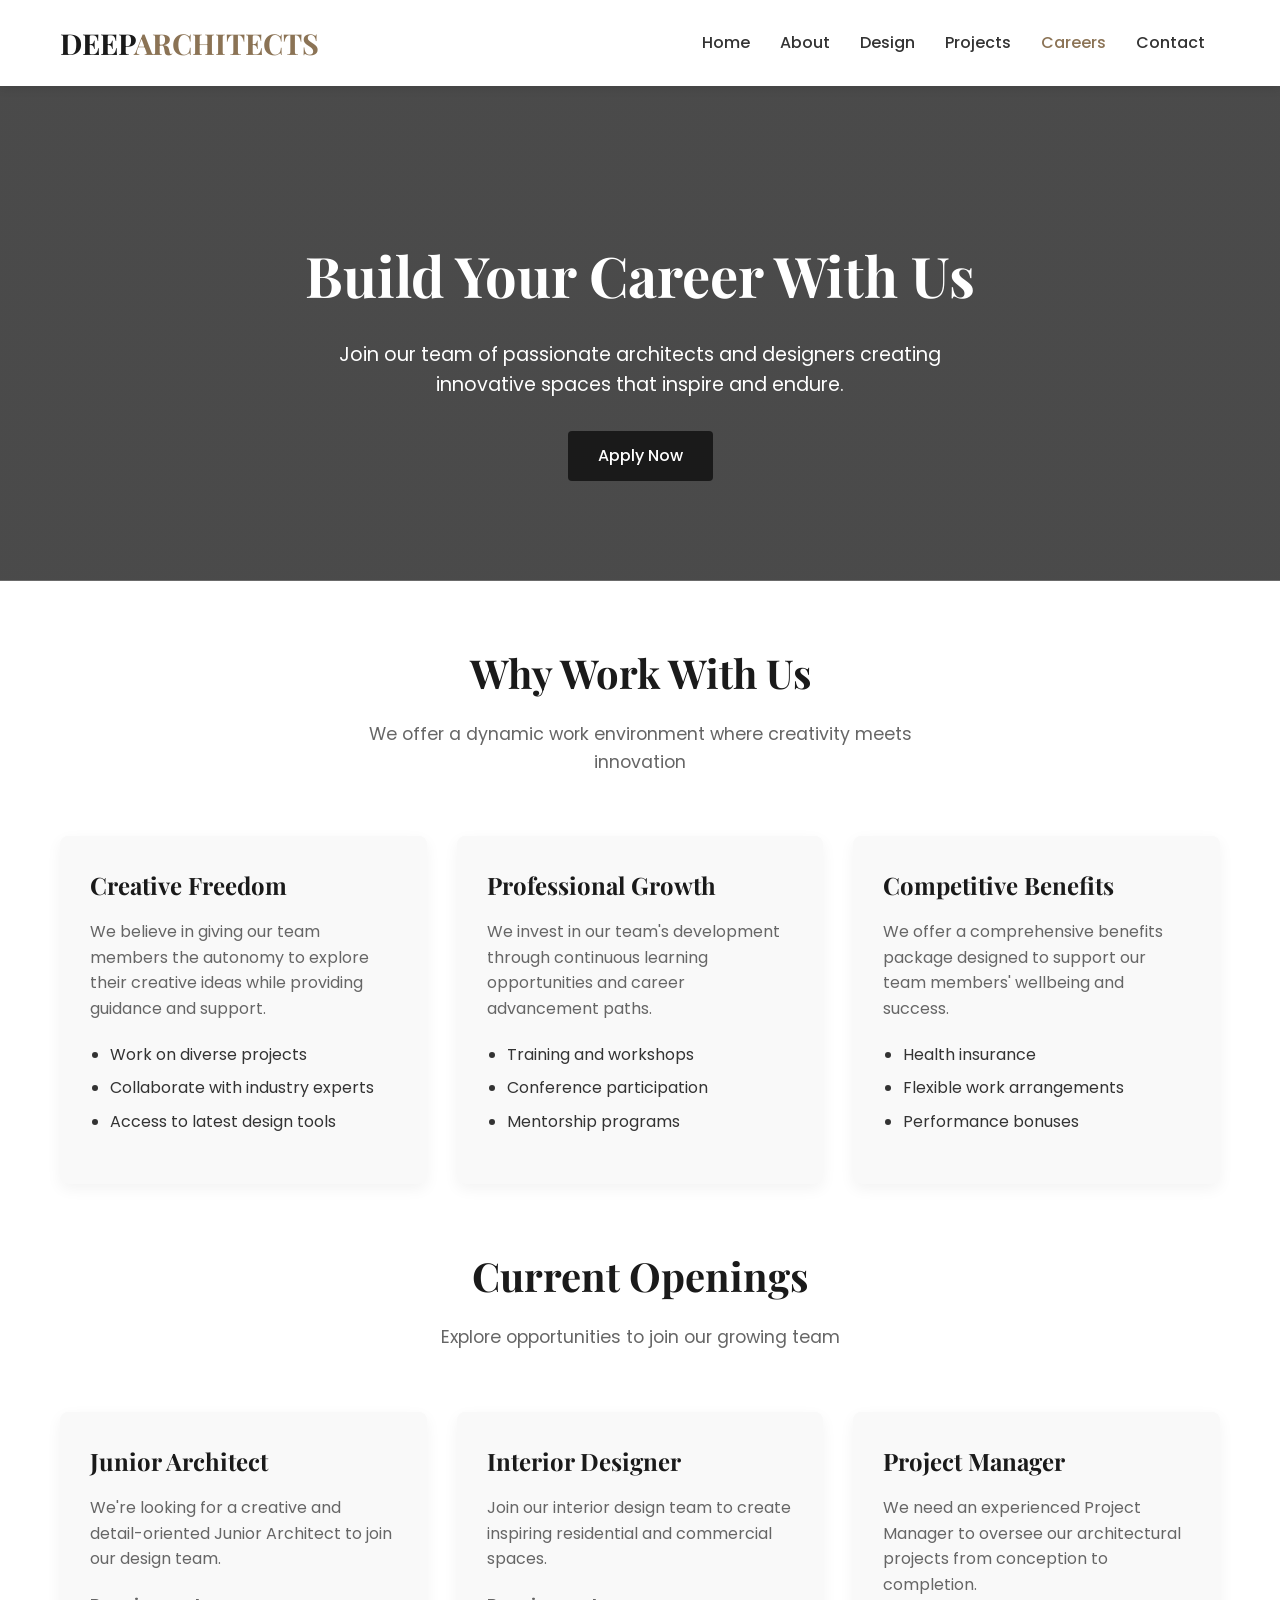
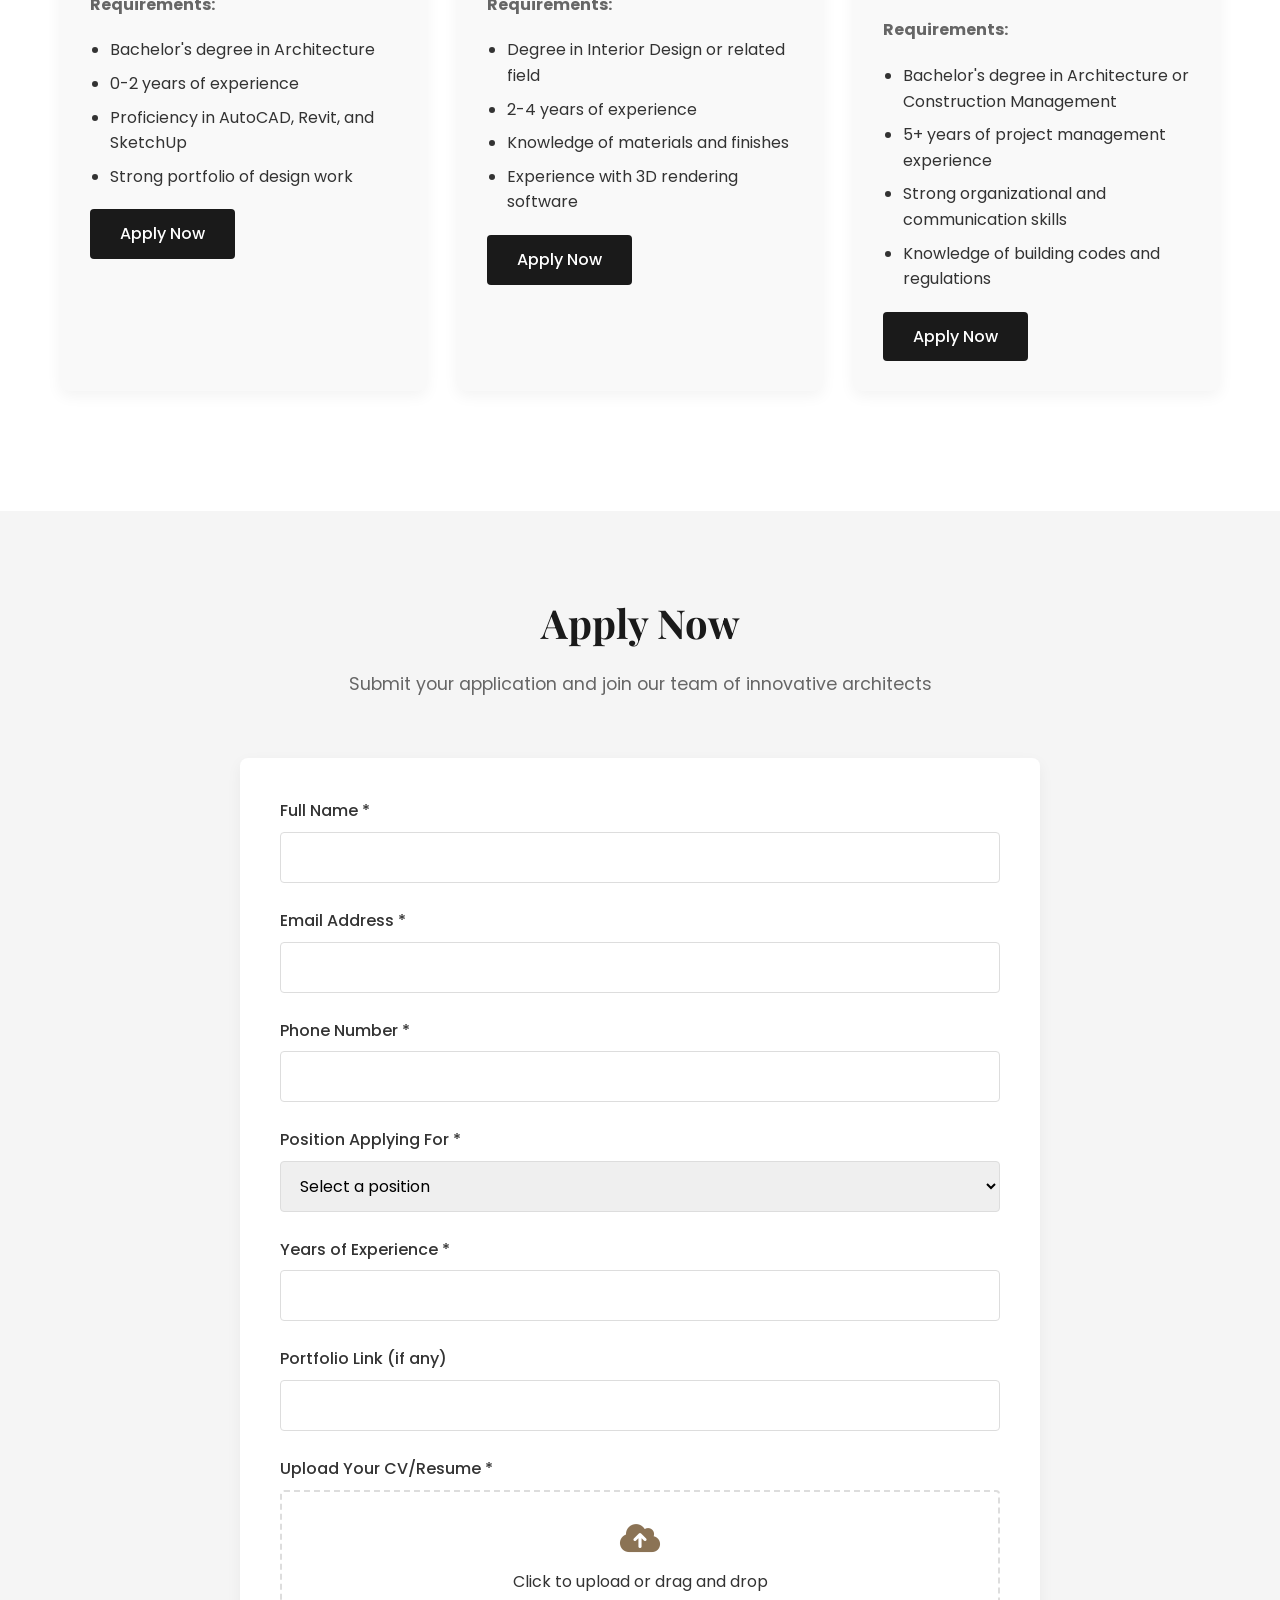
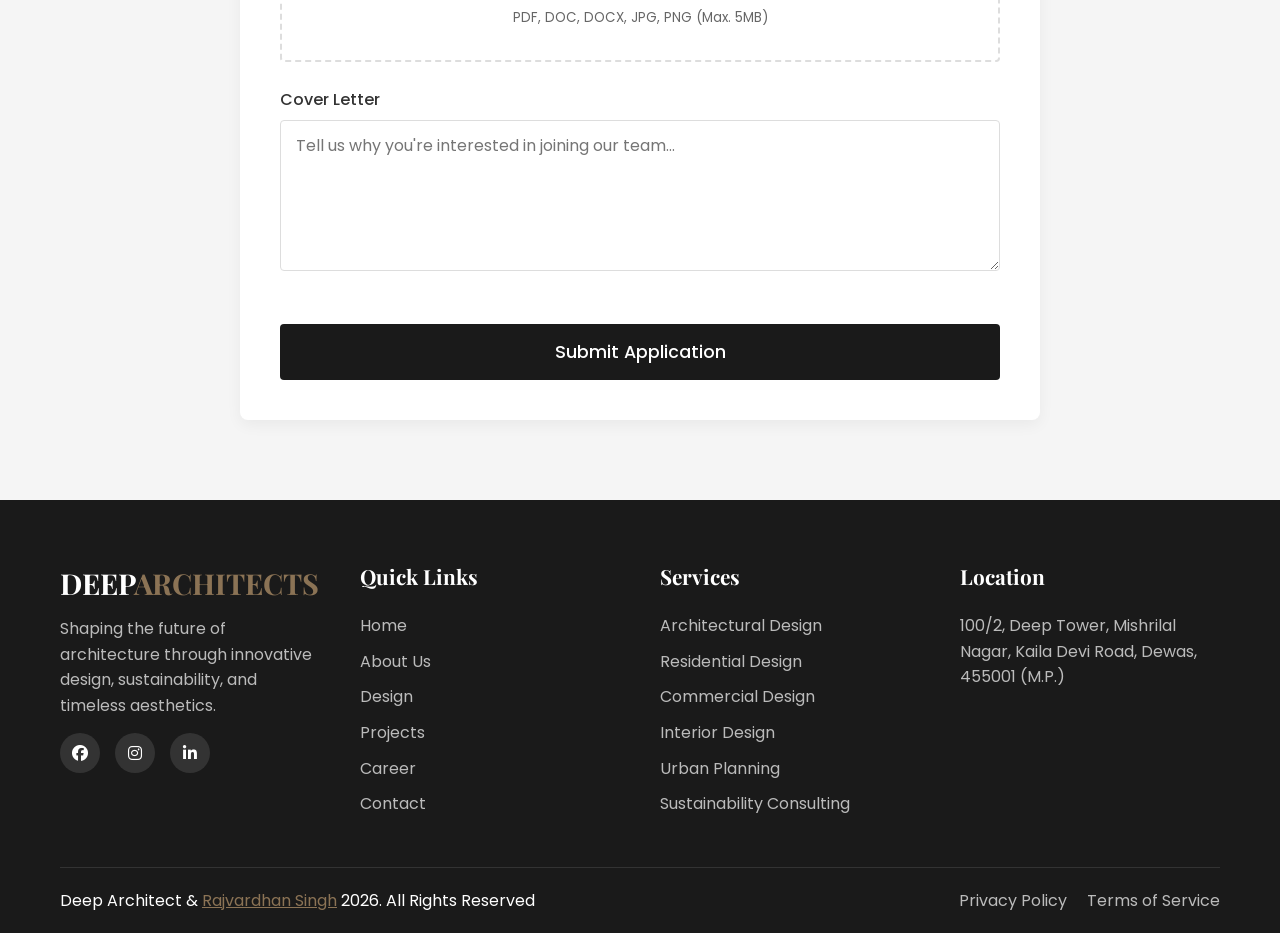
<file: carrer.html>
<!DOCTYPE html>
<html lang="en">
<head>
    <meta charset="UTF-8">
    <meta name="viewport" content="width=device-width, initial-scale=1.0">
    <title>Careers - Deep Architects</title>
    <link rel="stylesheet" href="https://cdnjs.cloudflare.com/ajax/libs/font-awesome/6.4.0/css/all.min.css">
    <link rel="preconnect" href="https://fonts.googleapis.com">
    <link rel="preconnect" href="https://fonts.gstatic.com" crossorigin>
    <link rel="icon" href="/images/deeplogo.jpeg" />
    <link href="https://fonts.googleapis.com/css2?family=Playfair+Display:wght@400;500;600;700&family=Poppins:wght@300;400;500;600&display=swap" rel="stylesheet">
    <style>
        /* ============================================
           BASE STYLES
           ============================================ */
        * {
            margin: 0;
            padding: 0;
            box-sizing: border-box;
        }

        body {
            font-family: 'Poppins', sans-serif;
            line-height: 1.6;
            color: #333;
            background-color: #f9f9f9;
        }

        .container {
            max-width: 1200px;
            margin: 0 auto;
            padding: 0 20px;
        }

        .section {
            padding: 80px 0;
        }

        .section-header {
            text-align: center;
            margin-bottom: 60px;
        }

        .section-title {
            font-family: 'Playfair Display', serif;
            font-size: 2.5rem;
            font-weight: 700;
            margin-bottom: 15px;
            color: #1a1a1a;
        }

        .section-subtitle {
            font-size: 1.1rem;
            color: #666;
            max-width: 600px;
            margin: 0 auto;
        }

        .btn {
            display: inline-block;
            padding: 12px 30px;
            border-radius: 4px;
            text-decoration: none;
            font-weight: 500;
            transition: all 0.3s ease;
            cursor: pointer;
            border: none;
            font-family: 'Poppins', sans-serif;
        }

        .btn-primary {
            background-color: #1a1a1a;
            color: #fff;
        }

        .btn-primary:hover {
            background-color: #333;
        }

        /* ============================================
           HEADER
           ============================================ */
        .header {
            background-color: #fff;
            box-shadow: 0 2px 10px rgba(0, 0, 0, 0.1);
            position: fixed;
            width: 100%;
            top: 0;
            z-index: 1000;
        }

        .header .container {
            display: flex;
            justify-content: space-between;
            align-items: center;
            padding: 20px;
        }

        .logo {
            font-family: 'Playfair Display', serif;
            font-size: 1.8rem;
            font-weight: 700;
            text-decoration: none;
            color: #1a1a1a;
        }

        .logo span {
            color: #8b7355;
        }

        .nav-list {
            display: flex;
            list-style: none;
        }

        .nav-link {
            text-decoration: none;
            color: #333;
            padding: 10px 15px;
            font-weight: 500;
            transition: color 0.3s ease;
        }

        .nav-link:hover,
        .nav-link.active {
            color: #8b7355;
        }

        .hamburger {
            display: none;
            flex-direction: column;
            cursor: pointer;
        }

        .bar {
            width: 25px;
            height: 3px;
            background-color: #333;
            margin: 3px 0;
            transition: 0.3s;
        }

        /* ============================================
           CAREER HERO
           ============================================ */
        .career-hero {
            background: linear-gradient(rgba(0, 0, 0, 0.7), rgba(0, 0, 0, 0.7)),
                        url('https://images.unsplash.com/photo-1497366754035-f200968a6e72?ixlib=rb-4.0.3&auto=format&fit=crop&w=2069&q=80');
            background-size: cover;
            background-position: center;
            color: #fff;
            text-align: center;
            padding: 150px 0 100px;
            margin-top: 80px;
        }

        .career-hero h1 {
            font-family: 'Playfair Display', serif;
            font-size: 3.5rem;
            margin-bottom: 20px;
        }

        .career-hero p {
            font-size: 1.2rem;
            max-width: 700px;
            margin: 0 auto 30px;
        }

        /* ============================================
           CAREER CONTENT
           ============================================ */
        .career-content {
            background-color: #fff;
            padding: 60px 0;
        }

        .career-grid {
            display: grid;
            grid-template-columns: repeat(auto-fit, minmax(300px, 1fr));
            gap: 30px;
            margin-bottom: 60px;
        }

        .career-card {
            background-color: #f9f9f9;
            border-radius: 8px;
            padding: 30px;
            box-shadow: 0 5px 15px rgba(0, 0, 0, 0.05);
            transition: transform 0.3s ease;
        }

        .career-card:hover {
            transform: translateY(-5px);
        }

        .career-card h3 {
            font-family: 'Playfair Display', serif;
            font-size: 1.5rem;
            margin-bottom: 15px;
            color: #1a1a1a;
        }

        .career-card p {
            margin-bottom: 20px;
            color: #666;
        }

        .career-card ul {
            margin-left: 20px;
            margin-bottom: 20px;
            list-style: disc;
        }

        .career-card li {
            margin-bottom: 8px;
        }

        /* ============================================
           APPLICATION FORM
           ============================================ */
        .application-section {
            background-color: #f5f5f5;
            padding: 80px 0;
        }

        .application-form {
            background-color: #fff;
            border-radius: 8px;
            padding: 40px;
            box-shadow: 0 5px 15px rgba(0, 0, 0, 0.05);
            max-width: 800px;
            margin: 0 auto;
        }

        .form-group {
            margin-bottom: 25px;
        }

        .form-group label {
            display: block;
            margin-bottom: 8px;
            font-weight: 500;
        }

        .form-control {
            width: 100%;
            padding: 12px 15px;
            border: 1px solid #ddd;
            border-radius: 4px;
            font-family: 'Poppins', sans-serif;
            font-size: 1rem;
        }

        .form-control:focus {
            outline: none;
            border-color: #8b7355;
        }

        .file-upload {
            border: 2px dashed #ddd;
            border-radius: 4px;
            padding: 30px;
            text-align: center;
            cursor: pointer;
            transition: border-color 0.3s ease;
        }

        .file-upload:hover {
            border-color: #8b7355;
        }

        .file-upload i {
            font-size: 2rem;
            color: #8b7355;
            margin-bottom: 15px;
        }

        .file-upload p {
            margin-bottom: 10px;
        }

        .file-upload small {
            color: #666;
        }

        #fileInput {
            display: none;
        }

        .file-info {
            margin-top: 15px;
            padding: 10px;
            background-color: #f9f9f9;
            border-radius: 4px;
            display: none;
        }

        .submit-btn {
            width: 100%;
            padding: 15px;
            font-size: 1.1rem;
            margin-top: 20px;
        }

        /* ============================================
           FOOTER
           ============================================ */
        .footer {
            background-color: #1a1a1a;
            color: #fff;
            padding: 60px 0 20px;
        }

        .footer-content {
            display: grid;
            grid-template-columns: repeat(auto-fit, minmax(250px, 1fr));
            gap: 40px;
            margin-bottom: 40px;
        }

        .footer-col h3 {
            font-family: 'Playfair Display', serif;
            font-size: 1.3rem;
            margin-bottom: 20px;
            color: #fff;
        }

        .footer-col p,
        .footer-col a,
        .footer-col ul li a {
            color: #bbb;
            margin-bottom: 10px;
            display: block;
            text-decoration: none;
            transition: color 0.3s ease;
        }

        .footer-col a:hover {
            color: #8b7355;
        }

        .footer-col ul {
            list-style: none;
        }

        .social-links {
            display: flex;
            gap: 15px;
            margin-top: 15px;
        }

        .social-links a {
            display: inline-flex;
            align-items: center;
            justify-content: center;
            width: 40px;
            height: 40px;
            background-color: #333;
            border-radius: 50%;
            color: #fff;
            transition: background-color 0.3s ease;
        }

        .social-links a:hover {
            background-color: #8b7355;
        }

        .newsletter-form {
            display: flex;
            margin-top: 15px;
        }

        .newsletter-form input {
            flex: 1;
            padding: 12px 15px;
            border: none;
            border-radius: 4px 0 0 4px;
            font-family: 'Poppins', sans-serif;
        }

        .newsletter-form button {
            background-color: #8b7355;
            color: #fff;
            border: none;
            padding: 0 20px;
            border-radius: 0 4px 4px 0;
            cursor: pointer;
            transition: background-color 0.3s ease;
        }

        .newsletter-form button:hover {
            background-color: #756046;
        }

        .footer-bottom {
            border-top: 1px solid #333;
            padding-top: 20px;
            display: flex;
            justify-content: space-between;
            align-items: center;
            flex-wrap: wrap;
        }

        .footer-bottom a {
            color: #8b7355;
        }

        .footer-links {
            display: flex;
            gap: 20px;
        }

        .footer-links a {
            color: #bbb;
            text-decoration: none;
            transition: color 0.3s ease;
        }

        .footer-links a:hover {
            color: #8b7355;
        }

        /* ============================================
           BACK TO TOP
           ============================================ */
        .back-to-top {
            position: fixed;
            bottom: 30px;
            right: 30px;
            width: 50px;
            height: 50px;
            background-color: #1a1a1a;
            color: #fff;
            border-radius: 50%;
            display: flex;
            align-items: center;
            justify-content: center;
            text-decoration: none;
            opacity: 0;
            visibility: hidden;
            transition: all 0.3s ease;
            z-index: 999;
        }

        .back-to-top.active {
            opacity: 1;
            visibility: visible;
        }

        .back-to-top:hover {
            background-color: #333;
        }

        /* ============================================
           SUCCESS MESSAGE
           ============================================ */
        .success-message {
            display: none;
            background-color: #d4edda;
            color: #155724;
            padding: 15px;
            border-radius: 4px;
            margin-bottom: 20px;
            text-align: center;
        }

        /* ============================================
           RESPONSIVE
           ============================================ */
        @media (max-width: 768px) {
            .nav-list {
                display: none;
                flex-direction: column;
                position: absolute;
                top: 100%;
                left: 0;
                width: 100%;
                background-color: #fff;
                box-shadow: 0 5px 10px rgba(0, 0, 0, 0.1);
                padding: 20px 0;
            }

            .nav-list.active {
                display: flex;
            }

            .hamburger {
                display: flex;
            }

            .career-hero h1 {
                font-size: 2.5rem;
            }

            .application-form {
                padding: 30px 20px;
            }

            .footer-bottom {
                flex-direction: column;
                text-align: center;
                gap: 15px;
            }

            .footer-links {
                justify-content: center;
            }
        }
    </style>
</head>
<body>

    <!-- Header -->
    <header class="header" id="header">
        <div class="container">
            <a href="index.html" class="logo">DEEP<span>ARCHITECTS</span></a>
            <nav class="nav">
                <ul class="nav-list">
                    <li><a href="index.html" class="nav-link">Home</a></li>
                    <li><a href="about.html" class="nav-link">About</a></li>
                    <li><a href="design.html" class="nav-link">Design</a></li>
                    <li><a href="projects.html" class="nav-link">Projects</a></li>
                    <li><a href="careers.html" class="nav-link active">Careers</a></li>
                    <li><a href="contact.html" class="nav-link">Contact</a></li>
                </ul>
                <div class="hamburger">
                    <span class="bar"></span>
                    <span class="bar"></span>
                    <span class="bar"></span>
                </div>
            </nav>
        </div>
    </header>

    <!-- Career Hero Section -->
    <section class="career-hero">
        <div class="container">
            <h1>Build Your Career With Us</h1>
            <p>Join our team of passionate architects and designers creating innovative spaces that inspire and endure.</p>
            <a href="#application" class="btn btn-primary">Apply Now</a>
        </div>
    </section>

    <!-- Career Content Section -->
    <section class="career-content section">
        <div class="container">
            <div class="section-header">
                <h2 class="section-title">Why Work With Us</h2>
                <p class="section-subtitle">We offer a dynamic work environment where creativity meets innovation</p>
            </div>

            <div class="career-grid">
                <div class="career-card">
                    <h3>Creative Freedom</h3>
                    <p>We believe in giving our team members the autonomy to explore their creative ideas while providing guidance and support.</p>
                    <ul>
                        <li>Work on diverse projects</li>
                        <li>Collaborate with industry experts</li>
                        <li>Access to latest design tools</li>
                    </ul>
                </div>

                <div class="career-card">
                    <h3>Professional Growth</h3>
                    <p>We invest in our team's development through continuous learning opportunities and career advancement paths.</p>
                    <ul>
                        <li>Training and workshops</li>
                        <li>Conference participation</li>
                        <li>Mentorship programs</li>
                    </ul>
                </div>

                <div class="career-card">
                    <h3>Competitive Benefits</h3>
                    <p>We offer a comprehensive benefits package designed to support our team members' wellbeing and success.</p>
                    <ul>
                        <li>Health insurance</li>
                        <li>Flexible work arrangements</li>
                        <li>Performance bonuses</li>
                    </ul>
                </div>
            </div>

            <div class="section-header">
                <h2 class="section-title">Current Openings</h2>
                <p class="section-subtitle">Explore opportunities to join our growing team</p>
            </div>

            <div class="career-grid">
                <div class="career-card">
                    <h3>Junior Architect</h3>
                    <p>We're looking for a creative and detail-oriented Junior Architect to join our design team.</p>
                    <p><strong>Requirements:</strong></p>
                    <ul>
                        <li>Bachelor's degree in Architecture</li>
                        <li>0-2 years of experience</li>
                        <li>Proficiency in AutoCAD, Revit, and SketchUp</li>
                        <li>Strong portfolio of design work</li>
                    </ul>
                    <a href="#application" class="btn btn-primary">Apply Now</a>
                </div>

                <div class="career-card">
                    <h3>Interior Designer</h3>
                    <p>Join our interior design team to create inspiring residential and commercial spaces.</p>
                    <p><strong>Requirements:</strong></p>
                    <ul>
                        <li>Degree in Interior Design or related field</li>
                        <li>2-4 years of experience</li>
                        <li>Knowledge of materials and finishes</li>
                        <li>Experience with 3D rendering software</li>
                    </ul>
                    <a href="#application" class="btn btn-primary">Apply Now</a>
                </div>

                <div class="career-card">
                    <h3>Project Manager</h3>
                    <p>We need an experienced Project Manager to oversee our architectural projects from conception to completion.</p>
                    <p><strong>Requirements:</strong></p>
                    <ul>
                        <li>Bachelor's degree in Architecture or Construction Management</li>
                        <li>5+ years of project management experience</li>
                        <li>Strong organizational and communication skills</li>
                        <li>Knowledge of building codes and regulations</li>
                    </ul>
                    <a href="#application" class="btn btn-primary">Apply Now</a>
                </div>
            </div>
        </div>
    </section>

    <!-- Application Form Section -->
    <section class="application-section section" id="application">
        <div class="container">
            <div class="section-header">
                <h2 class="section-title">Apply Now</h2>
                <p class="section-subtitle">Submit your application and join our team of innovative architects</p>
            </div>

            <div class="application-form">
                <div class="success-message" id="successMessage">
                    <i class="fas fa-check-circle"></i> Thank you for your application! We will review your submission and contact you soon.
                </div>

                <form id="careerForm">
                    <div class="form-group">
                        <label for="fullName">Full Name *</label>
                        <input type="text" id="fullName" class="form-control" required>
                    </div>

                    <div class="form-group">
                        <label for="email">Email Address *</label>
                        <input type="email" id="email" class="form-control" required>
                    </div>

                    <div class="form-group">
                        <label for="phone">Phone Number *</label>
                        <input type="tel" id="phone" class="form-control" required>
                    </div>

                    <div class="form-group">
                        <label for="position">Position Applying For *</label>
                        <select id="position" class="form-control" required>
                            <option value="">Select a position</option>
                            <option value="Junior Architect">Junior Architect</option>
                            <option value="Interior Designer">Interior Designer</option>
                            <option value="Project Manager">Project Manager</option>
                            <option value="Other">Other</option>
                        </select>
                    </div>

                    <div class="form-group">
                        <label for="experience">Years of Experience *</label>
                        <input type="number" id="experience" class="form-control" min="0" required>
                    </div>

                    <div class="form-group">
                        <label for="portfolio">Portfolio Link (if any)</label>
                        <input type="url" id="portfolio" class="form-control">
                    </div>

                    <div class="form-group">
                        <label>Upload Your CV/Resume *</label>
                        <div class="file-upload" id="fileUploadArea">
                            <i class="fas fa-cloud-upload-alt"></i>
                            <p>Click to upload or drag and drop</p>
                            <small>PDF, DOC, DOCX, JPG, PNG (Max. 5MB)</small>
                            <input type="file" id="fileInput" accept=".pdf,.doc,.docx,.jpg,.jpeg,.png">
                        </div>
                        <div class="file-info" id="fileInfo">
                            <p><strong>Selected file:</strong> <span id="fileName"></span></p>
                            <p><strong>File size:</strong> <span id="fileSize"></span></p>
                        </div>
                    </div>

                    <div class="form-group">
                        <label for="coverLetter">Cover Letter</label>
                        <textarea id="coverLetter" class="form-control" rows="5" placeholder="Tell us why you're interested in joining our team..."></textarea>
                    </div>

                    <button type="submit" class="btn btn-primary submit-btn">Submit Application</button>
                </form>
            </div>
        </div>
    </section>

    <!-- Footer -->
    <footer class="footer">
        <div class="container">
            <div class="footer-content">
                <div class="footer-col">
                    <a href="index.html" class="logo" style="color:#fff;">DEEP<span>ARCHITECTS</span></a>
                    <p>Shaping the future of architecture through innovative design, sustainability, and timeless aesthetics.</p>
                    <div class="social-links">
                        <a href="https://www.facebook.com/rupesh.chawda.581" target="_blank"><i class="fab fa-facebook"></i></a>
                        <a href="https://www.instagram.com/deeparchitect.official/" target="_blank"><i class="fab fa-instagram"></i></a>
                        <a href="https://www.linkedin.com/in/rupeshchawda/" target="_blank"><i class="fab fa-linkedin-in"></i></a>
                    </div>
                </div>
                <div class="footer-col">
                    <h3>Quick Links</h3>
                    <ul>
                        <li><a href="index.html">Home</a></li>
                        <li><a href="about.html">About Us</a></li>
                        <li><a href="design.html">Design</a></li>
                        <li><a href="projects.html">Projects</a></li>
                        <li><a href="careers.html">Career</a></li>
                        <li><a href="contact.html">Contact</a></li>
                    </ul>
                </div>
                <div class="footer-col">
                    <h3>Services</h3>
                    <a href="#">Architectural Design</a>
                    <a href="#">Residential Design</a>
                    <a href="#">Commercial Design</a>
                    <a href="#">Interior Design</a>
                    <a href="#">Urban Planning</a>
                    <a href="#">Sustainability Consulting</a>
                </div>
                <div class="footer-col">
                    <h3>Location</h3>
                    <p>100/2, Deep Tower, Mishrilal Nagar, Kaila Devi Road, Dewas, 455001 (M.P.)</p>
                </div>
            </div>
            <div class="footer-bottom">
                <p>Deep Architect &amp; <a href="https://rajvardhansingh.in/">Rajvardhan Singh</a> <span class="copyright-text">2026. All Rights Reserved</span></p>
                <div class="footer-links">
                    <a href="privacy.html">Privacy Policy</a>
                    <a href="privacy.html">Terms of Service</a>
                </div>
            </div>
        </div>
    </footer>

    <!-- Back to Top Button -->
    <a href="#" class="back-to-top" id="backToTop">
        <i class="fas fa-arrow-up"></i>
    </a>

    <script>
        // Mobile Navigation Toggle
        const hamburger = document.querySelector('.hamburger');
        const navList = document.querySelector('.nav-list');

        hamburger.addEventListener('click', () => {
            hamburger.classList.toggle('active');
            navList.classList.toggle('active');
        });

        // Close mobile menu when a link is clicked
        document.querySelectorAll('.nav-link').forEach(link => {
            link.addEventListener('click', () => {
                hamburger.classList.remove('active');
                navList.classList.remove('active');
            });
        });

        // Back to Top Button
        const backToTopButton = document.getElementById('backToTop');

        window.addEventListener('scroll', () => {
            if (window.pageYOffset > 300) {
                backToTopButton.classList.add('active');
            } else {
                backToTopButton.classList.remove('active');
            }
        });

        backToTopButton.addEventListener('click', (e) => {
            e.preventDefault();
            window.scrollTo({ top: 0, behavior: 'smooth' });
        });

        // File Upload Functionality
        const fileUploadArea = document.getElementById('fileUploadArea');
        const fileInput = document.getElementById('fileInput');
        const fileInfo = document.getElementById('fileInfo');
        const fileName = document.getElementById('fileName');
        const fileSize = document.getElementById('fileSize');

        fileUploadArea.addEventListener('click', () => {
            fileInput.click();
        });

        fileUploadArea.addEventListener('dragover', (e) => {
            e.preventDefault();
            fileUploadArea.style.borderColor = '#8b7355';
            fileUploadArea.style.backgroundColor = '#f9f9f9';
        });

        fileUploadArea.addEventListener('dragleave', () => {
            fileUploadArea.style.borderColor = '#ddd';
            fileUploadArea.style.backgroundColor = '';
        });

        fileUploadArea.addEventListener('drop', (e) => {
            e.preventDefault();
            fileUploadArea.style.borderColor = '#ddd';
            fileUploadArea.style.backgroundColor = '';

            if (e.dataTransfer.files.length) {
                fileInput.files = e.dataTransfer.files;
                handleFileSelection(e.dataTransfer.files[0]);
            }
        });

        fileInput.addEventListener('change', () => {
            if (fileInput.files.length) {
                handleFileSelection(fileInput.files[0]);
            }
        });

        function handleFileSelection(file) {
            const allowedTypes = ['application/pdf', 'application/msword',
                                 'application/vnd.openxmlformats-officedocument.wordprocessingml.document',
                                 'image/jpeg', 'image/png'];

            if (!allowedTypes.includes(file.type)) {
                alert('Please select a valid file type (PDF, DOC, DOCX, JPG, PNG).');
                fileInput.value = '';
                return;
            }

            const maxSize = 5 * 1024 * 1024;
            if (file.size > maxSize) {
                alert('File size exceeds the maximum limit of 5MB.');
                fileInput.value = '';
                return;
            }

            fileName.textContent = file.name;
            fileSize.textContent = formatFileSize(file.size);
            fileInfo.style.display = 'block';
        }

        function formatFileSize(bytes) {
            if (bytes === 0) return '0 Bytes';
            const k = 1024;
            const sizes = ['Bytes', 'KB', 'MB', 'GB'];
            const i = Math.floor(Math.log(bytes) / Math.log(k));
            return parseFloat((bytes / Math.pow(k, i)).toFixed(2)) + ' ' + sizes[i];
        }

        // Form Submission
        const careerForm = document.getElementById('careerForm');
        const successMessage = document.getElementById('successMessage');

        careerForm.addEventListener('submit', async (e) => {
            e.preventDefault();

            if (!fileInput.files.length) {
                alert('Please upload your CV/Resume.');
                return;
            }

            const submitBtn = careerForm.querySelector('.submit-btn');
            const originalText = submitBtn.textContent;
            submitBtn.textContent = 'Submitting...';
            submitBtn.disabled = true;

            try {
                const applicationData = {
                    fullName: document.getElementById('fullName').value,
                    email: document.getElementById('email').value,
                    phone: document.getElementById('phone').value,
                    position: document.getElementById('position').value,
                    experience: document.getElementById('experience').value,
                    portfolio: document.getElementById('portfolio').value || 'Not provided',
                    coverLetter: document.getElementById('coverLetter').value || 'Not provided',
                    submissionDate: new Date().toISOString()
                };

                const formData = new FormData();
                formData.append('applicationData', JSON.stringify(applicationData));
                formData.append('cvFile', fileInput.files[0]);

                const response = await submitApplication(formData);

                if (response.success) {
                    successMessage.style.display = 'block';
                    careerForm.reset();
                    fileInfo.style.display = 'none';
                    successMessage.scrollIntoView({ behavior: 'smooth' });
                } else {
                    throw new Error(response.message || 'Submission failed');
                }
            } catch (error) {
                console.error('Error submitting application:', error);
                alert('There was an error submitting your application. Please try again.');
            } finally {
                submitBtn.textContent = originalText;
                submitBtn.disabled = false;
            }
        });

        // Simulated backend call (replace with real fetch to your endpoint)
        async function submitApplication(formData) {
            await new Promise(resolve => setTimeout(resolve, 1500));
            return {
                success: true,
                message: 'Application submitted successfully',
                applicationId: 'APP_' + Date.now()
            };
        }
    </script>
</body>
</html>
</file>
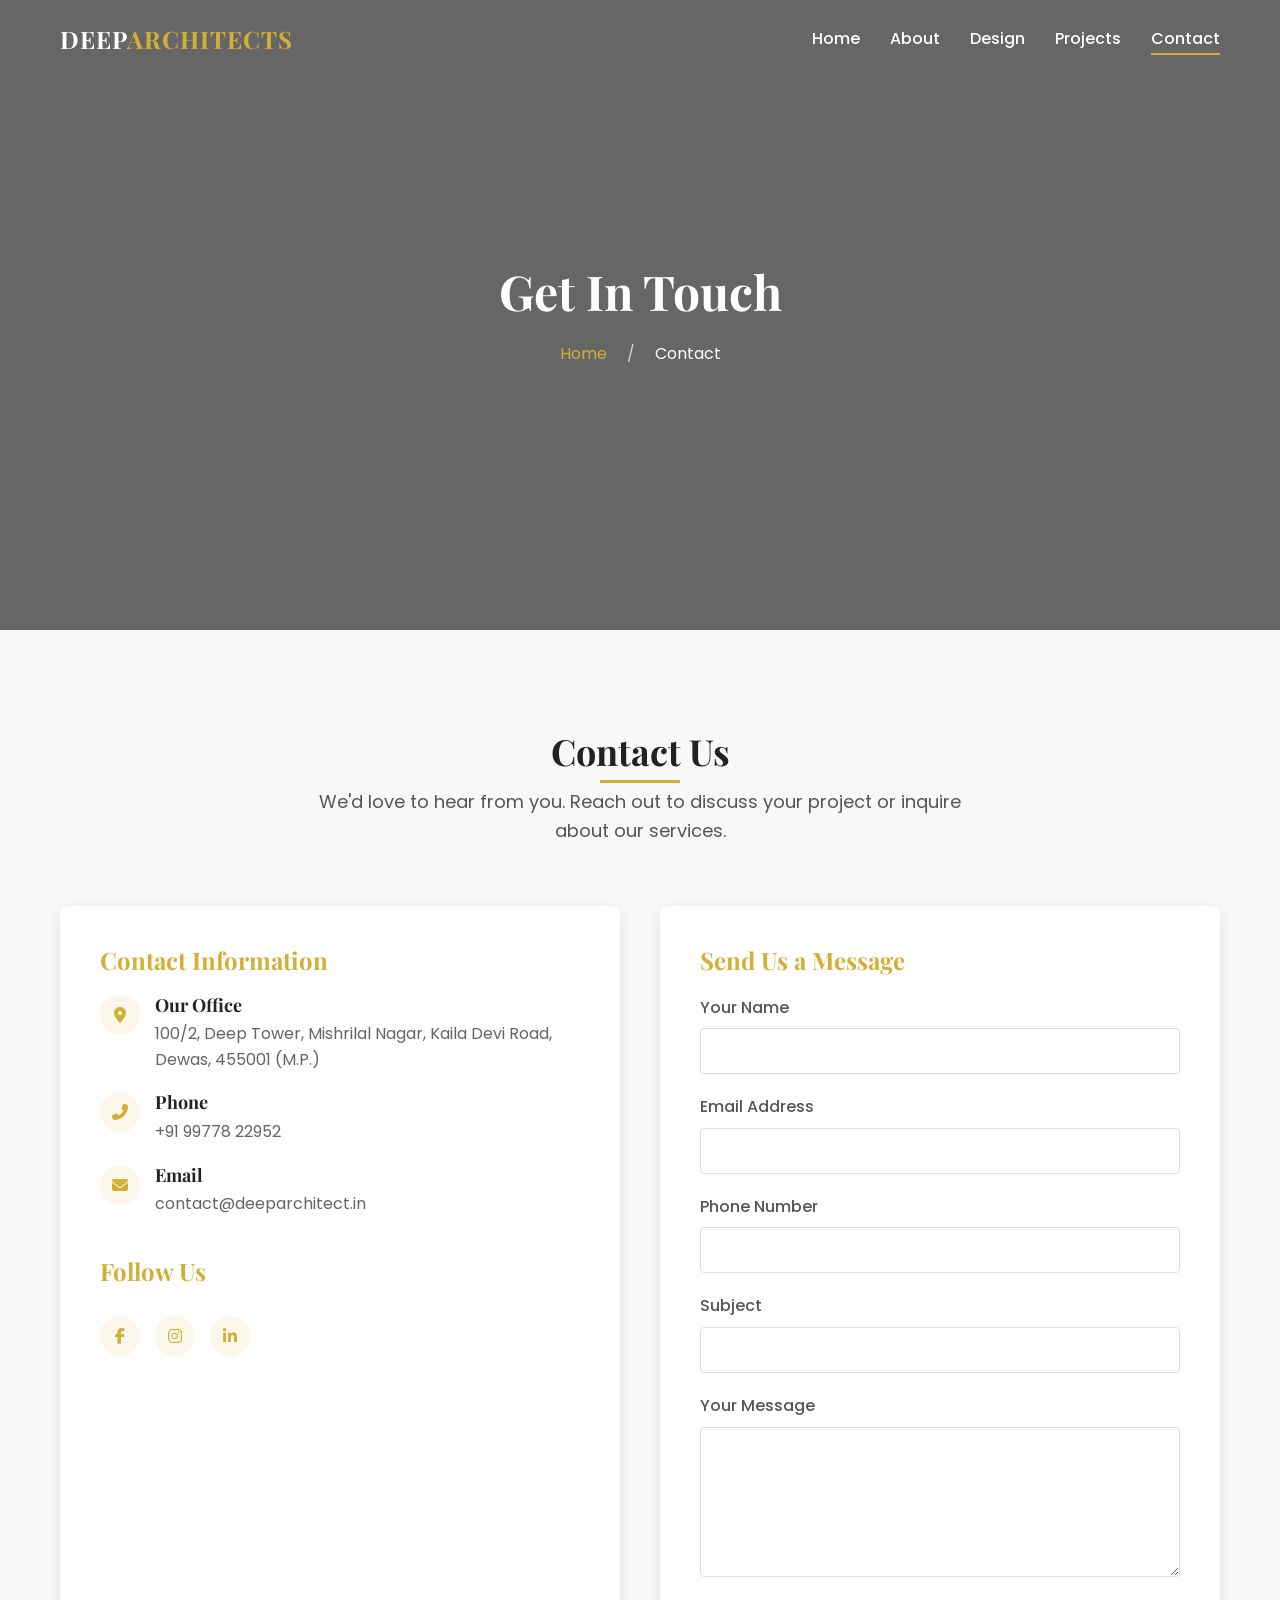
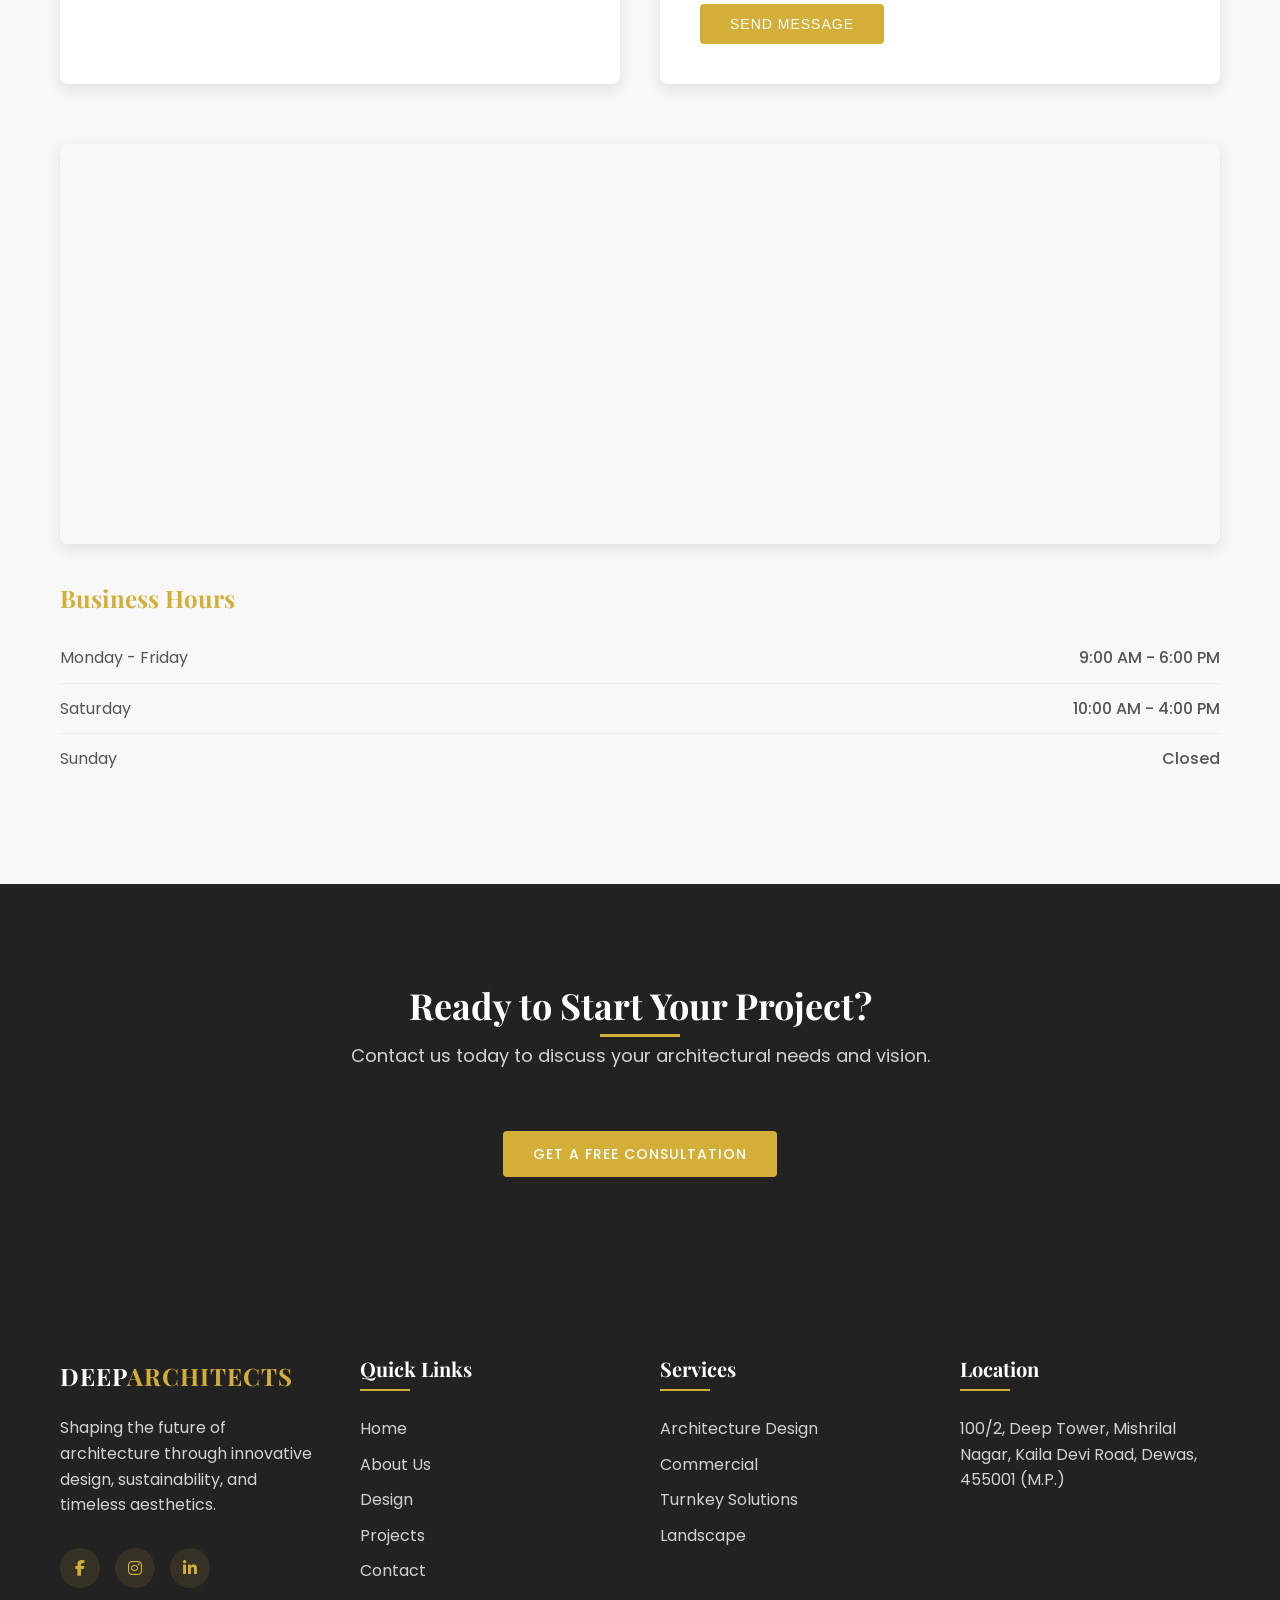
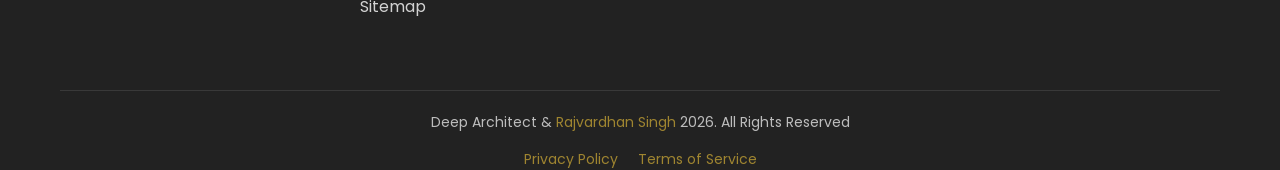
<file: contact.html>
<!DOCTYPE html>
<html lang="en">
<head>
    <meta charset="UTF-8">
    <meta name="viewport" content="width=device-width, initial-scale=1.0">
    <title>Contact Us | Deep Architects</title>

    <link rel="icon" href="/images/deeplogo.jpeg" />
    <link rel="stylesheet" href="https://cdnjs.cloudflare.com/ajax/libs/font-awesome/6.4.0/css/all.min.css">
    <link rel="preconnect" href="https://fonts.googleapis.com">
    <link rel="preconnect" href="https://fonts.gstatic.com" crossorigin>
    <link href="https://fonts.googleapis.com/css2?family=Playfair+Display:wght@400;500;600;700&family=Poppins:wght@300;400;500;600&display=swap" rel="stylesheet">
    <style>
        /* ============================================
           BASE STYLES
           ============================================ */
        :root {
            --primary-color: #d4af37;
            --secondary-color: #333333;
            --light-color: #f8f8f8;
            --dark-color: #222222;
            --text-color: #555555;
            --white: #ffffff;
            --transition: all 0.3s ease;
            --box-shadow: 0 5px 15px rgba(0, 0, 0, 0.1);
            --section-padding: 100px 0;
        }

        * {
            margin: 0;
            padding: 0;
            box-sizing: border-box;
        }

        html {
            scroll-behavior: smooth;
        }

        body {
            font-family: 'Poppins', sans-serif;
            color: var(--text-color);
            line-height: 1.6;
            overflow-x: hidden;
            background-color: var(--white);
        }

        h1, h2, h3, h4, h5, h6 {
            font-family: 'Playfair Display', serif;
            font-weight: 700;
            color: var(--dark-color);
            line-height: 1.2;
        }

        a {
            text-decoration: none;
            color: inherit;
            transition: var(--transition);
        }

        ul {
            list-style: none;
        }

        img {
            max-width: 100%;
            height: auto;
            object-fit: cover;
        }

        .container {
            width: 100%;
            max-width: 1200px;
            margin: 0 auto;
            padding: 0 20px;
        }

        .btn {
            display: inline-block;
            padding: 12px 30px;
            border-radius: 4px;
            font-weight: 500;
            text-transform: uppercase;
            letter-spacing: 1px;
            transition: var(--transition);
            border: none;
            cursor: pointer;
            font-size: 14px;
        }

        .btn-primary {
            background-color: var(--primary-color);
            color: var(--white);
        }

        .btn-primary:hover {
            background-color: var(--dark-color);
            transform: translateY(-3px);
        }

        .btn-secondary {
            background-color: transparent;
            color: var(--primary-color);
            border: 1px solid var(--primary-color);
        }

        .btn-secondary:hover {
            background-color: var(--primary-color);
            color: var(--white);
        }

        .section {
            padding: var(--section-padding);
            position: relative;
        }

        .section-header {
            text-align: center;
            margin-bottom: 60px;
        }

        .section-title {
            font-size: 36px;
            margin-bottom: 15px;
            position: relative;
            display: inline-block;
        }

        .section-title::after {
            content: '';
            position: absolute;
            bottom: -10px;
            left: 50%;
            transform: translateX(-50%);
            width: 80px;
            height: 3px;
            background-color: var(--primary-color);
        }

        .section-subtitle {
            font-size: 18px;
            color: var(--text-color);
            max-width: 700px;
            margin: 0 auto;
        }

        /* ============================================
           HEADER
           ============================================ */
        .header {
            position: fixed;
            top: 0;
            left: 0;
            width: 100%;
            z-index: 1000;
            padding: 20px 0;
            transition: var(--transition);
            background-color: transparent;
        }

        .header.scrolled {
            background-color: rgba(255, 255, 255, 0.95);
            box-shadow: var(--box-shadow);
            padding: 15px 0;
        }

        .header .container {
            display: flex;
            justify-content: space-between;
            align-items: center;
        }

        .logo {
            font-family: 'Playfair Display', serif;
            font-size: 24px;
            font-weight: 700;
            color: var(--white);
            letter-spacing: 1px;
        }

        .logo span {
            color: var(--primary-color);
        }

        .header.scrolled .logo {
            color: var(--dark-color);
        }

        .nav-list {
            display: flex;
        }

        .nav-link {
            color: var(--white);
            margin-left: 30px;
            font-weight: 500;
            position: relative;
            padding: 5px 0;
        }

        .header.scrolled .nav-link {
            color: var(--dark-color);
        }

        .nav-link::after {
            content: '';
            position: absolute;
            bottom: 0;
            left: 0;
            width: 0;
            height: 2px;
            background-color: var(--primary-color);
            transition: var(--transition);
        }

        .nav-link:hover::after,
        .nav-link.active::after {
            width: 100%;
        }

        .hamburger {
            display: none;
            cursor: pointer;
        }

        .bar {
            display: block;
            width: 25px;
            height: 3px;
            margin: 5px auto;
            background-color: var(--white);
            transition: var(--transition);
        }

        .header.scrolled .bar {
            background-color: var(--dark-color);
        }

        /* ============================================
           CONTACT HERO
           ============================================ */
        .contact-hero {
            height: 70vh;
            background-image: url('https://images.unsplash.com/photo-1487958449943-2429e8be8625?ixlib=rb-4.0.3&auto=format&fit=crop&w=2070&q=80');
            background-size: cover;
            background-position: center;
            position: relative;
            display: flex;
            align-items: center;
            text-align: center;
            color: var(--white);
        }

        .contact-hero::before {
            content: '';
            position: absolute;
            top: 0;
            left: 0;
            width: 100%;
            height: 100%;
            background-color: rgba(0, 0, 0, 0.6);
        }

        .contact-hero .container {
            position: relative;
            z-index: 1;
        }

        .contact-hero h1 {
            font-size: 48px;
            margin-bottom: 20px;
            color: var(--white);
        }

        .breadcrumb {
            display: flex;
            justify-content: center;
            list-style: none;
        }

        .breadcrumb li {
            margin: 0 10px;
        }

        .breadcrumb a {
            color: var(--primary-color);
            text-decoration: none;
        }

        .breadcrumb a:hover {
            text-decoration: underline;
        }

        .breadcrumb .separator {
            color: var(--white);
            opacity: 0.7;
        }

        /* ============================================
           CONTACT SECTION
           ============================================ */
        .contact-section {
            background-color: var(--light-color);
        }

        .contact-container {
            display: grid;
            grid-template-columns: repeat(auto-fit, minmax(300px, 1fr));
            gap: 40px;
        }

        .contact-info {
            background-color: var(--white);
            padding: 40px;
            border-radius: 8px;
            box-shadow: var(--box-shadow);
        }

        .contact-info h3 {
            font-size: 24px;
            margin-bottom: 20px;
            color: var(--primary-color);
        }

        .contact-details {
            margin-bottom: 30px;
        }

        .contact-item {
            display: flex;
            align-items: flex-start;
            margin-bottom: 20px;
        }

        .contact-icon {
            width: 40px;
            height: 40px;
            background-color: rgba(212, 175, 55, 0.1);
            border-radius: 50%;
            display: flex;
            align-items: center;
            justify-content: center;
            color: var(--primary-color);
            font-size: 16px;
            margin-right: 15px;
            flex-shrink: 0;
        }

        .contact-text h4 {
            font-size: 18px;
            margin-bottom: 5px;
        }

        .contact-text p,
        .contact-text a {
            color: var(--text-color);
            opacity: 0.9;
        }

        .contact-text a:hover {
            color: var(--primary-color);
        }

        .social-links {
            display: flex;
            gap: 15px;
            margin-top: 30px;
        }

        .social-links a {
            width: 40px;
            height: 40px;
            border-radius: 50%;
            background-color: rgba(212, 175, 55, 0.1);
            display: flex;
            align-items: center;
            justify-content: center;
            color: var(--primary-color);
            transition: var(--transition);
        }

        .social-links a:hover {
            background-color: var(--primary-color);
            color: var(--white);
            transform: translateY(-5px);
        }

        /* ============================================
           CONTACT FORM
           ============================================ */
        .contact-form {
            background-color: var(--white);
            padding: 40px;
            border-radius: 8px;
            box-shadow: var(--box-shadow);
        }

        .contact-form h3 {
            font-size: 24px;
            margin-bottom: 20px;
            color: var(--primary-color);
        }

        .form-group {
            margin-bottom: 20px;
        }

        .form-group label {
            display: block;
            margin-bottom: 8px;
            font-weight: 500;
        }

        .form-control {
            width: 100%;
            padding: 12px 15px;
            border: 1px solid #ddd;
            border-radius: 4px;
            font-family: 'Poppins', sans-serif;
            transition: var(--transition);
        }

        .form-control:focus {
            outline: none;
            border-color: var(--primary-color);
            box-shadow: 0 0 0 3px rgba(212, 175, 55, 0.2);
        }

        textarea.form-control {
            min-height: 150px;
            resize: vertical;
        }

        /* ============================================
           GOOGLE MAP
           ============================================ */
        .map-container {
            height: 400px;
            border-radius: 8px;
            overflow: hidden;
            box-shadow: var(--box-shadow);
            margin-top: 60px;
        }

        .map-container iframe {
            width: 100%;
            height: 100%;
            border: none;
        }

        /* ============================================
           BUSINESS HOURS
           ============================================ */
        .hours-container {
            margin-top: 40px;
        }

        .hours-container h3 {
            font-size: 24px;
            margin-bottom: 20px;
            color: var(--primary-color);
        }

        .hours-table {
            width: 100%;
            border-collapse: collapse;
        }

        .hours-table tr {
            border-bottom: 1px solid #eee;
        }

        .hours-table tr:last-child {
            border-bottom: none;
        }

        .hours-table td {
            padding: 12px 0;
        }

        .hours-table td:last-child {
            text-align: right;
            font-weight: 500;
        }

        /* ============================================
           CTA SECTION
           ============================================ */
        .cta-section {
            background-color: var(--dark-color);
            color: var(--white);
            text-align: center;
        }

        .cta-section .section-title {
            color: var(--white);
        }

        .cta-section .section-subtitle {
            color: rgba(255, 255, 255, 0.8);
        }

        /* ============================================
           FOOTER
           ============================================ */
        .footer {
            background-color: var(--dark-color);
            color: var(--white);
            padding: 80px 0 0;
        }

        .footer-content {
            display: grid;
            grid-template-columns: repeat(auto-fit, minmax(250px, 1fr));
            gap: 40px;
            margin-bottom: 60px;
        }

        .footer-col h3 {
            color: var(--white);
            font-size: 20px;
            margin-bottom: 25px;
            position: relative;
            padding-bottom: 10px;
        }

        .footer-col h3::after {
            content: '';
            position: absolute;
            bottom: 0;
            left: 0;
            width: 50px;
            height: 2px;
            background-color: var(--primary-color);
        }

        .footer-col p {
            margin-bottom: 20px;
            opacity: 0.8;
        }

        .footer-col ul li {
            margin-bottom: 10px;
        }

        .footer-col ul li a {
            opacity: 0.8;
            transition: var(--transition);
        }

        .footer-col ul li a:hover {
            opacity: 1;
            color: var(--primary-color);
            padding-left: 5px;
        }

        .footer-bottom {
            border-top: 1px solid rgba(255, 255, 255, 0.1);
            padding-top: 20px;
            text-align: center;
            display: flex;
            flex-direction: column;
            align-items: center;
            gap: 15px;
        }

        .footer-bottom p {
            opacity: 0.7;
            font-size: 14px;
        }

        .footer-bottom a {
            color: var(--primary-color);
        }

        .footer-links {
            display: flex;
            gap: 20px;
        }

        .footer-links a {
            font-size: 14px;
            opacity: 0.7;
            transition: var(--transition);
        }

        .footer-links a:hover {
            opacity: 1;
            color: var(--primary-color);
        }

        /* ============================================
           BACK TO TOP
           ============================================ */
        .back-to-top {
            position: fixed;
            bottom: 30px;
            right: 30px;
            width: 50px;
            height: 50px;
            background-color: var(--primary-color);
            color: var(--white);
            border-radius: 50%;
            display: flex;
            align-items: center;
            justify-content: center;
            font-size: 20px;
            opacity: 0;
            visibility: hidden;
            transition: var(--transition);
            z-index: 999;
            box-shadow: 0 5px 15px rgba(0, 0, 0, 0.1);
        }

        .back-to-top.active {
            opacity: 1;
            visibility: visible;
        }

        .back-to-top:hover {
            background-color: var(--dark-color);
            transform: translateY(-5px);
        }

        /* ============================================
           RESPONSIVE
           ============================================ */
        @media (max-width: 768px) {
            .hamburger {
                display: block;
            }
            .hamburger.active .bar:nth-child(2) {
                opacity: 0;
            }
            .hamburger.active .bar:nth-child(1) {
                transform: translateY(8px) rotate(45deg);
            }
            .hamburger.active .bar:nth-child(3) {
                transform: translateY(-8px) rotate(-45deg);
            }
            .nav-list {
                position: fixed;
                top: 80px;
                left: -100%;
                width: 100%;
                background-color: var(--white);
                flex-direction: column;
                align-items: center;
                padding: 20px 0;
                box-shadow: 0 10px 20px rgba(0, 0, 0, 0.1);
                transition: var(--transition);
            }
            .nav-list.active {
                left: 0;
            }
            .nav-link {
                margin: 15px 0;
                color: var(--dark-color);
            }
            .header.scrolled .nav-list {
                top: 70px;
            }
            .contact-hero h1 {
                font-size: 36px;
            }
            .section-title {
                font-size: 30px;
            }
            .section-subtitle {
                font-size: 16px;
            }
            .section {
                padding: 70px 0;
            }
            .contact-info,
            .contact-form {
                padding: 30px;
            }
        }

        @media (max-width: 576px) {
            .contact-hero h1 {
                font-size: 32px;
            }
            .btn {
                padding: 10px 20px;
            }
            .map-container {
                height: 300px;
            }
        }
    </style>
</head>
<body>

    <!-- Header -->
    <header class="header" id="header">
        <div class="container">
            <a href="index.html" class="logo">DEEP<span>ARCHITECTS</span></a>
            <nav class="nav">
                <ul class="nav-list">
                    <li><a href="index.html" class="nav-link">Home</a></li>
                    <li><a href="about.html" class="nav-link">About</a></li>
                    <li><a href="design.html" class="nav-link">Design</a></li>
                    <li><a href="projects.html" class="nav-link">Projects</a></li>
                    <li><a href="contact.html" class="nav-link active">Contact</a></li>
                </ul>
                <div class="hamburger">
                    <span class="bar"></span>
                    <span class="bar"></span>
                    <span class="bar"></span>
                </div>
            </nav>
        </div>
    </header>

    <!-- Contact Hero Section -->
    <section class="contact-hero">
        <div class="container">
            <h1>Get In Touch</h1>
            <ul class="breadcrumb">
                <li><a href="index.html">Home</a></li>
                <li class="separator">/</li>
                <li>Contact</li>
            </ul>
        </div>
    </section>

    <!-- Contact Section -->
    <section class="section contact-section">
        <div class="container">
            <div class="section-header">
                <h2 class="section-title">Contact Us</h2>
                <p class="section-subtitle">We'd love to hear from you. Reach out to discuss your project or inquire about our services.</p>
            </div>

            <div class="contact-container">
                <div class="contact-info">
                    <h3>Contact Information</h3>
                    <div class="contact-details">
                        <div class="contact-item">
                            <div class="contact-icon">
                                <i class="fas fa-map-marker-alt"></i>
                            </div>
                            <div class="contact-text">
                                <h4>Our Office</h4>
                                <p>100/2, Deep Tower, Mishrilal Nagar, Kaila Devi Road, Dewas, 455001 (M.P.)</p>
                            </div>
                        </div>
                        <div class="contact-item">
                            <div class="contact-icon">
                                <i class="fas fa-phone-alt"></i>
                            </div>
                            <div class="contact-text">
                                <h4>Phone</h4>
                                <a href="tel:+919977822952">+91 99778 22952</a>
                            </div>
                        </div>
                        <div class="contact-item">
                            <div class="contact-icon">
                                <i class="fas fa-envelope"></i>
                            </div>
                            <div class="contact-text">
                                <h4>Email</h4>
                                <a href="mailto:contact@deeparchitect.in">contact@deeparchitect.in</a>
                            </div>
                        </div>
                    </div>

                    <h3 style="margin-top: 40px;">Follow Us</h3>
                    <div class="social-links">
                        <a target="_blank" href="https://www.facebook.com/rupesh.chawda.581"><i class="fab fa-facebook-f"></i></a>
                        <a target="_blank" href="https://www.instagram.com/deeparchitect.official/"><i class="fab fa-instagram"></i></a>
                        <a target="_blank" href="https://www.linkedin.com/in/rupeshchawda/"><i class="fab fa-linkedin-in"></i></a>
                    </div>
                </div>

                <div class="contact-form">
                    <h3>Send Us a Message</h3>
                    <form id="contactForm" action="https://api.web3forms.com/submit" method="POST">
                        <input type="hidden" name="access_key" value="4ec3f189-743c-4693-bdb3-12c5134c53d9">
                        <input type="hidden" name="subject" value="New contact form submission from Deep Architects">
                        <input type="hidden" name="from_name" value="Deep Architects Website">

                        <div class="form-group">
                            <label for="name">Your Name</label>
                            <input type="text" id="name" name="name" class="form-control" required>
                        </div>
                        <div class="form-group">
                            <label for="email">Email Address</label>
                            <input type="email" id="email" name="email" class="form-control" required>
                        </div>
                        <div class="form-group">
                            <label for="phone">Phone Number</label>
                            <input type="tel" id="phone" name="phone" class="form-control">
                        </div>
                        <div class="form-group">
                            <label for="subject">Subject</label>
                            <input type="text" id="subject" name="subject" class="form-control" required>
                        </div>
                        <div class="form-group">
                            <label for="message">Your Message</label>
                            <textarea id="message" name="message" class="form-control" required></textarea>
                        </div>
                        <button type="submit" class="btn btn-primary">Send Message</button>
                    </form>
                </div>
            </div>

            <!-- Google Map -->
            <div class="map-container">
                <iframe src="https://www.google.com/maps/embed?pb=!1m18!1m12!1m3!1d3681.011602783671!2d76.0368324!3d22.9524631!2m3!1f0!2f0!3f0!3m2!1i1024!2i768!4f13.1!3m3!1m2!1s0x3963177f49cdd727%3A0x9715d6f2aadd3bfb!2sDeep%20Architects%20and%20Interiors!5e0!3m2!1sen!2sin!4v1710000000000!5m2!1sen!2sin"
                        allowfullscreen=""
                        loading="lazy"
                        referrerpolicy="no-referrer-when-downgrade">
                </iframe>
            </div>

            <!-- Business Hours -->
            <div class="hours-container">
                <h3>Business Hours</h3>
                <table class="hours-table">
                    <tr>
                        <td>Monday - Friday</td>
                        <td>9:00 AM - 6:00 PM</td>
                    </tr>
                    <tr>
                        <td>Saturday</td>
                        <td>10:00 AM - 4:00 PM</td>
                    </tr>
                    <tr>
                        <td>Sunday</td>
                        <td>Closed</td>
                    </tr>
                </table>
            </div>
        </div>
    </section>

    <!-- CTA Section -->
    <section class="section cta-section">
        <div class="container">
            <div class="section-header">
                <h2 class="section-title">Ready to Start Your Project?</h2>
                <p class="section-subtitle">Contact us today to discuss your architectural needs and vision.</p>
            </div>
            <a href="#contactForm" class="btn btn-primary">Get a Free Consultation</a>
        </div>
    </section>

    <!-- Footer -->
    <footer class="footer">
        <div class="container">
            <div class="footer-content">
                <div class="footer-col">
                    <a href="index.html" class="logo" style="color:#fff; display:block; margin-bottom:20px;">DEEP<span>ARCHITECTS</span></a>
                    <p>Shaping the future of architecture through innovative design, sustainability, and timeless aesthetics.</p>
                    <div class="social-links">
                        <a target="_blank" href="https://www.facebook.com/rupesh.chawda.581"><i class="fab fa-facebook-f"></i></a>
                        <a target="_blank" href="https://www.instagram.com/deeparchitect.official/"><i class="fab fa-instagram"></i></a>
                        <a target="_blank" href="https://www.linkedin.com/in/rupeshchawda/"><i class="fab fa-linkedin-in"></i></a>
                    </div>
                </div>
                <div class="footer-col">
                    <h3>Quick Links</h3>
                    <ul>
                        <li><a href="index.html">Home</a></li>
                        <li><a href="about.html">About Us</a></li>
                        <li><a href="design.html">Design</a></li>
                        <li><a href="projects.html">Projects</a></li>
                        <li><a href="contact.html">Contact</a></li>
                        <li><a href="sitemap.html">Sitemap</a></li>
                    </ul>
                </div>
                <div class="footer-col">
                    <h3>Services</h3>
                    <ul>
                        <li><a href="#">Architecture Design</a></li>
                        <li><a href="#">Commercial</a></li>
                        <li><a href="#">Turnkey Solutions</a></li>
                        <li><a href="#">Landscape</a></li>
                    </ul>
                </div>
                <div class="footer-col">
                    <h3>Location</h3>
                    <p>100/2, Deep Tower, Mishrilal Nagar, Kaila Devi Road, Dewas, 455001 (M.P.)</p>
                </div>
            </div>
            <div class="footer-bottom">
                <p>Deep Architect &amp; <a href="https://rajvardhansingh.in/">Rajvardhan Singh</a> <span class="copyright-text">2026. All Rights Reserved</span></p>
                <div class="footer-links">
                    <a href="privacy.html">Privacy Policy</a>
                    <a href="privacy.html">Terms of Service</a>
                </div>
            </div>
        </div>
    </footer>

    <!-- Back to Top Button -->
    <a href="#" class="back-to-top" id="backToTop">
        <i class="fas fa-arrow-up"></i>
    </a>

    <script>
        /* ---------- Back to Top ---------- */
        const backToTopButton = document.getElementById('backToTop');

        window.addEventListener('scroll', () => {
            if (window.pageYOffset > 300) {
                backToTopButton.classList.add('active');
            } else {
                backToTopButton.classList.remove('active');
            }
        });

        backToTopButton.addEventListener('click', (e) => {
            e.preventDefault();
            window.scrollTo({ top: 0, behavior: 'smooth' });
        });

        /* ---------- Mobile Navigation Toggle ---------- */
        const hamburger = document.querySelector('.hamburger');
        const navList = document.querySelector('.nav-list');

        hamburger.addEventListener('click', () => {
            hamburger.classList.toggle('active');
            navList.classList.toggle('active');
        });

        document.querySelectorAll('.nav-link').forEach(link => {
            link.addEventListener('click', () => {
                hamburger.classList.remove('active');
                navList.classList.remove('active');
            });
        });

        /* ---------- Header Scroll Effect ---------- */
        window.addEventListener('scroll', () => {
            const header = document.getElementById('header');
            if (window.scrollY > 100) {
                header.classList.add('scrolled');
            } else {
                header.classList.remove('scrolled');
            }
        });

        /* ---------- Contact Form Submission ---------- */
        const contactForm = document.getElementById('contactForm');

        contactForm.addEventListener('submit', async function (e) {
            e.preventDefault();

            const submitBtn = this.querySelector('button[type="submit"]');
            const originalBtnText = submitBtn.innerHTML;

            /* Basic validation */
            const requiredFields = ['name', 'email', 'message'];
            let isValid = true;

            requiredFields.forEach(field => {
                const element = document.getElementById(field);
                if (!element.value.trim()) {
                    element.style.borderColor = 'red';
                    isValid = false;
                } else {
                    element.style.borderColor = '#ddd';
                }
            });

            if (!isValid) {
                alert('Please fill in all required fields');
                return;
            }

            /* Loading state */
            submitBtn.disabled = true;
            submitBtn.innerHTML = '<i class="fas fa-spinner fa-spin"></i> Sending...';

            try {
                const formData = new FormData(this);
                const response = await fetch('https://api.web3forms.com/submit', {
                    method: 'POST',
                    body: formData,
                    headers: { 'Accept': 'application/json' }
                });

                const data = await response.json();

                if (response.ok && data.success) {
                    alert('Thank you! Your message has been sent successfully.');
                    this.reset();
                } else {
                    throw new Error(data.message || 'Submission failed');
                }
            } catch (error) {
                console.error('Form submission error:', error);
                if (error.message.includes('Failed to fetch')) {
                    alert('Network error. Please check your internet connection and try again.');
                } else {
                    alert('Error: ' + error.message);
                }
            } finally {
                submitBtn.disabled = false;
                submitBtn.innerHTML = originalBtnText;
            }
        });
    </script>

    <script>
    (function(){if(!window.chatbase||window.chatbase("getState")!=="initialized"){window.chatbase=(...arguments)=>{if(!window.chatbase.q){window.chatbase.q=[]}window.chatbase.q.push(arguments)};window.chatbase=new Proxy(window.chatbase,{get(target,prop){if(prop==="q"){return target.q}return(...args)=>target(prop,...args)}})}const onLoad=function(){const script=document.createElement("script");script.src="https://www.chatbase.co/embed.min.js";script.id="s6AUzwfFT7PviTbRDOQpF";script.domain="www.chatbase.co";document.body.appendChild(script)};if(document.readyState==="complete"){onLoad()}else{window.addEventListener("load",onLoad)}})();
    </script>
</body>
</html>
</file>
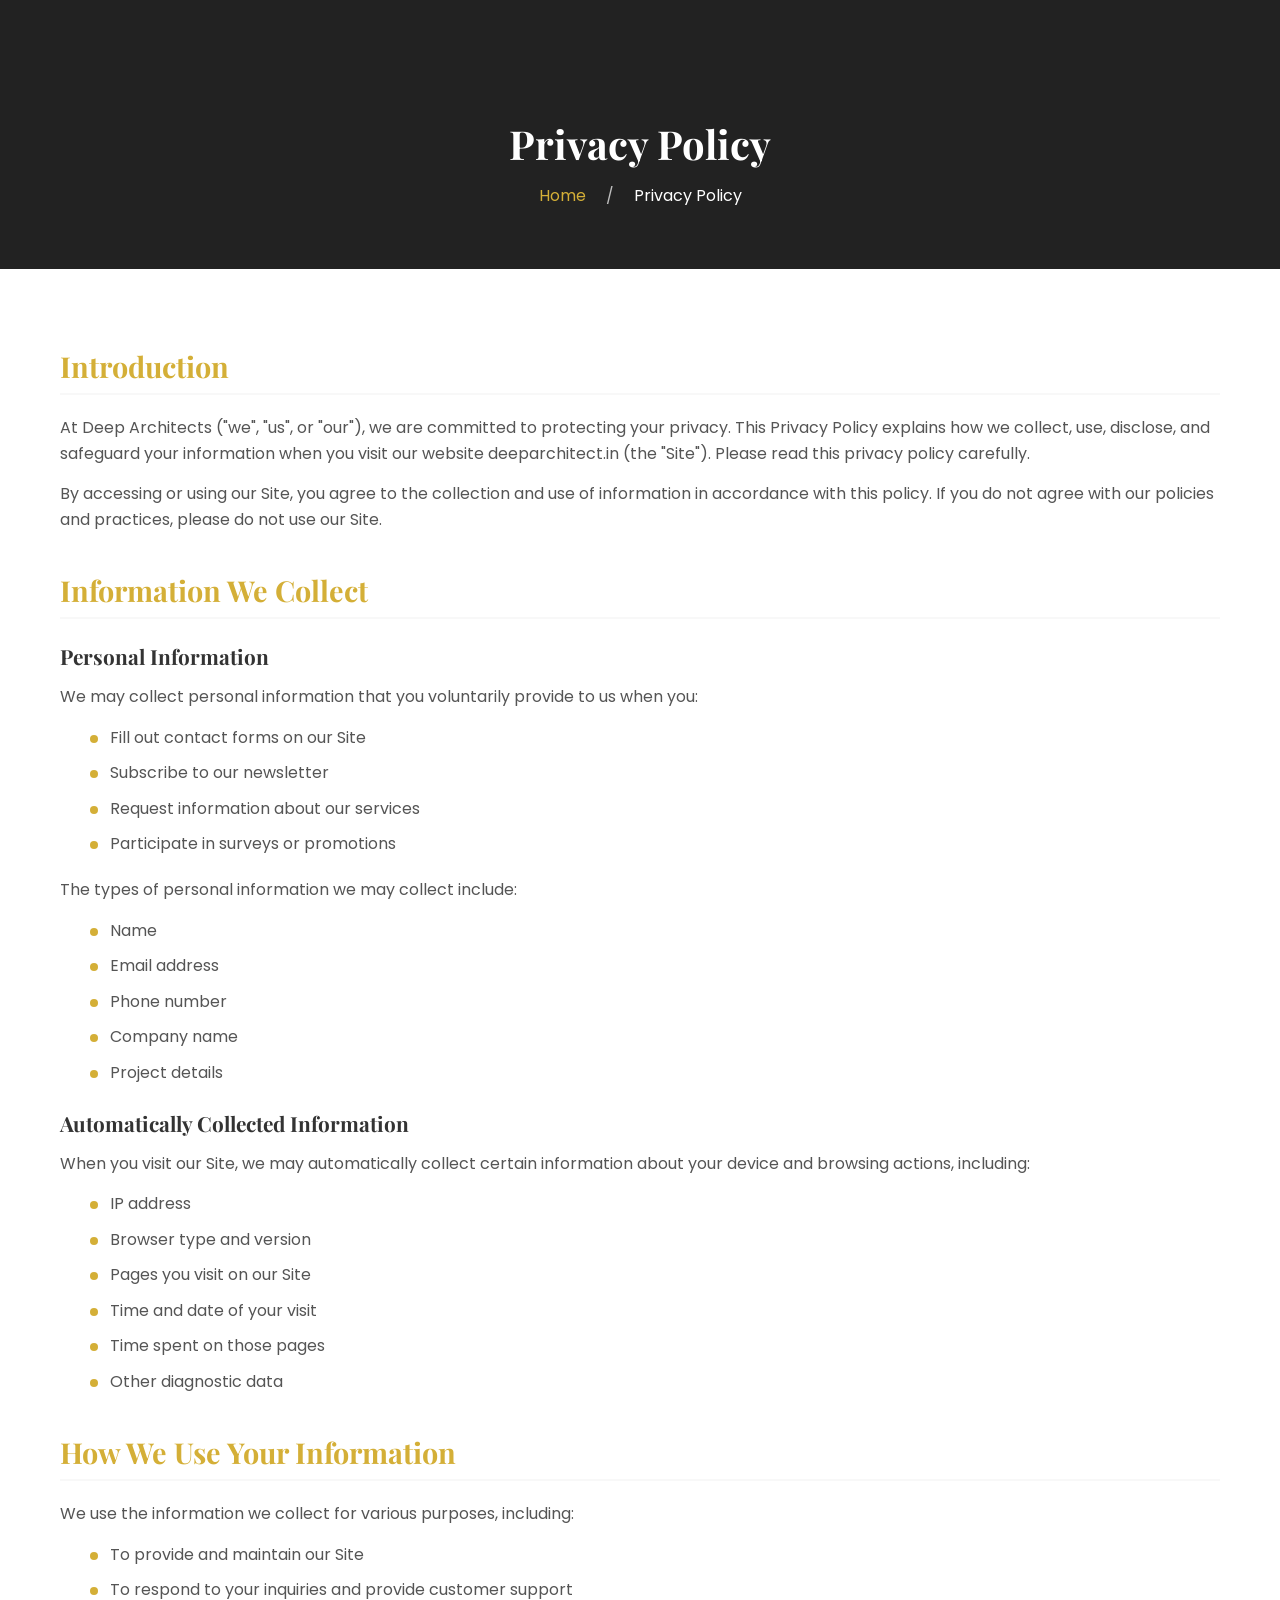
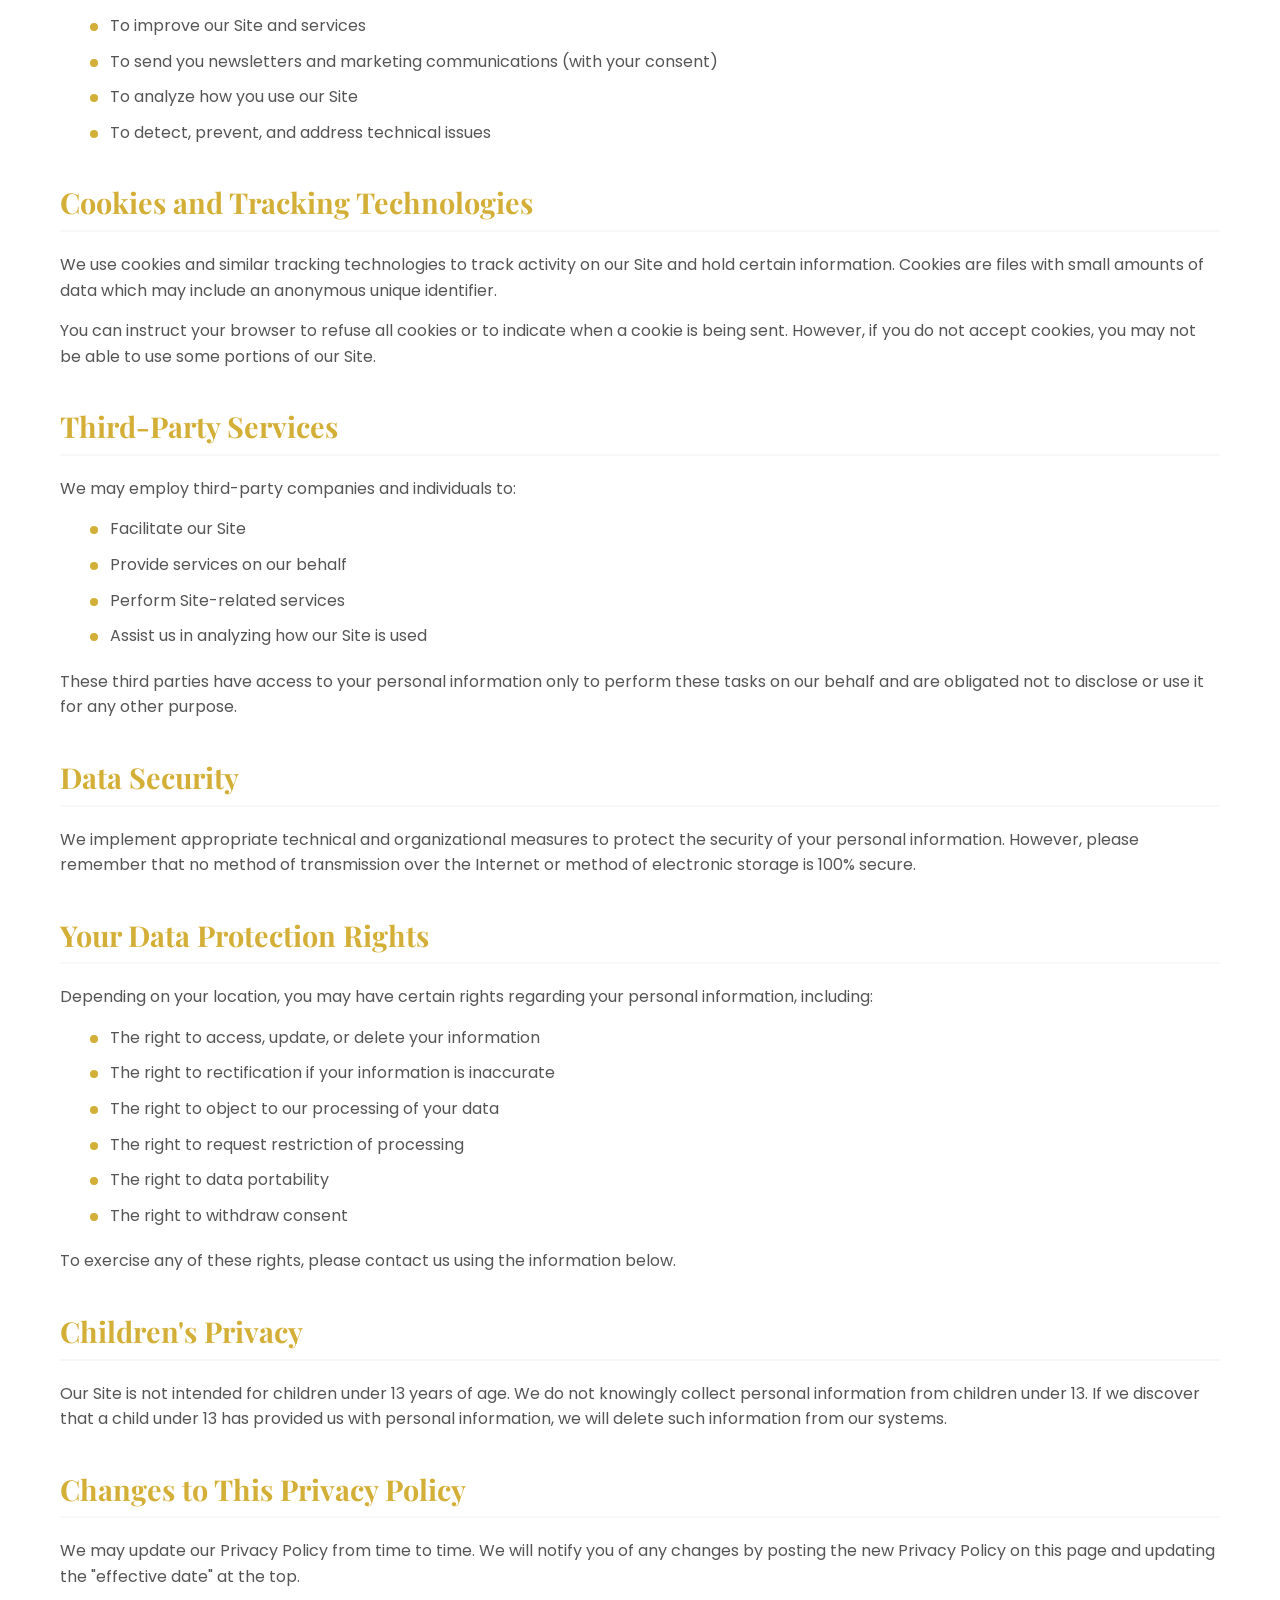
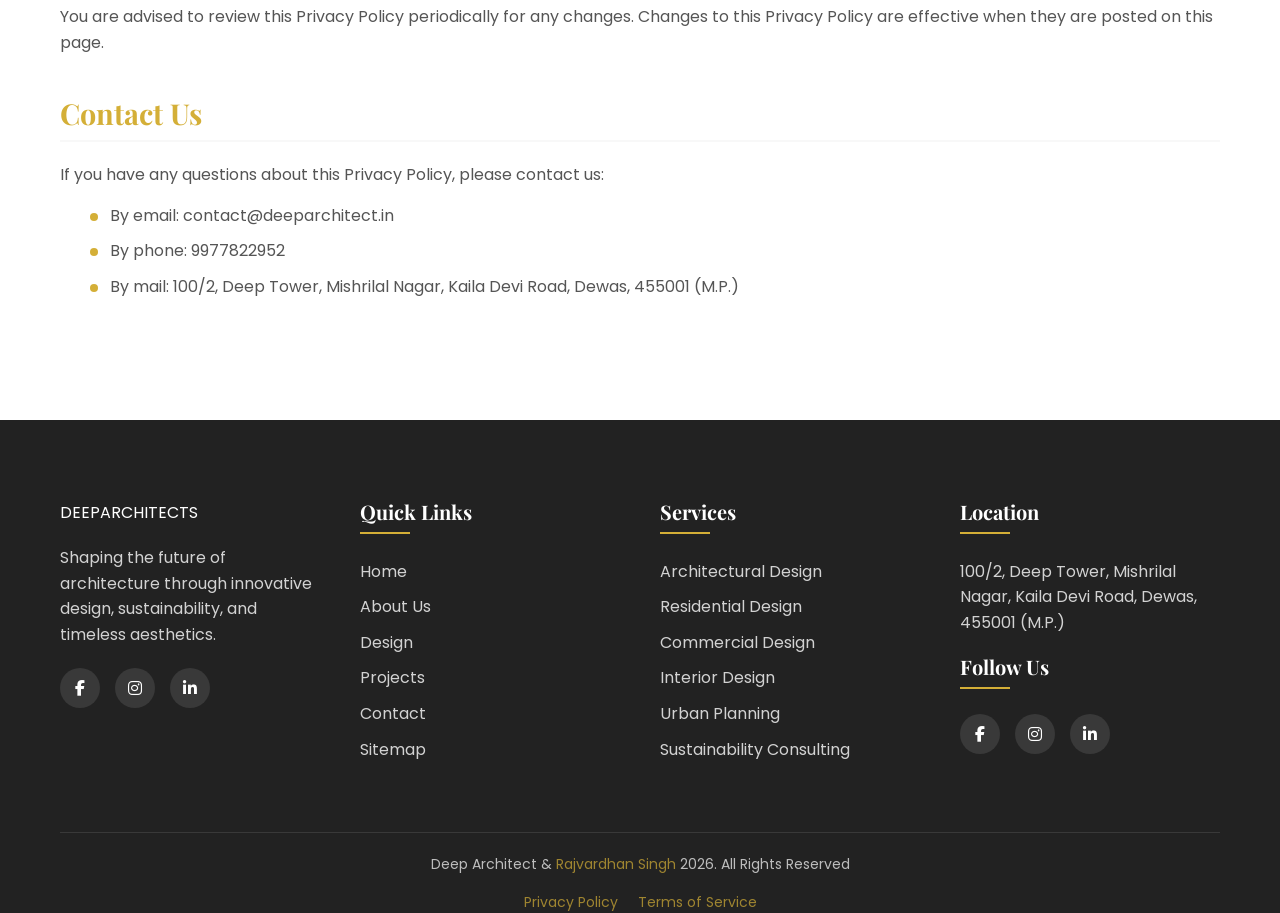
<file: privacy.html>
<!DOCTYPE html>
<html lang="en">
<head>
    <meta charset="UTF-8">
    <meta name="viewport" content="width=device-width, initial-scale=1.0">
    <title>Privacy Policy | Deep Architects</title>
    <link rel="stylesheet" href="https://cdnjs.cloudflare.com/ajax/libs/font-awesome/6.4.0/css/all.min.css">
    <link rel="preconnect" href="https://fonts.googleapis.com">
    <link rel="preconnect" href="https://fonts.gstatic.com" crossorigin>
    <link rel="icon" href="/images/deeplogo.jpeg" />
    <link href="https://fonts.googleapis.com/css2?family=Playfair+Display:wght@400;500;600;700&family=Poppins:wght@300;400;500;600&display=swap" rel="stylesheet">
    <style>
        /* ============================================
           BASE STYLES
           ============================================ */
        :root {
            --primary-color: #d4af37;
            --secondary-color: #333333;
            --light-color: #f8f8f8;
            --dark-color: #222222;
            --text-color: #555555;
            --white: #ffffff;
            --transition: all 0.3s ease;
            --box-shadow: 0 5px 15px rgba(0, 0, 0, 0.1);
            --section-padding: 100px 0;
        }

        * {
            margin: 0;
            padding: 0;
            box-sizing: border-box;
        }

        html {
            scroll-behavior: smooth;
        }

        body {
            font-family: 'Poppins', sans-serif;
            color: var(--text-color);
            line-height: 1.6;
            overflow-x: hidden;
            background-color: var(--white);
        }

        h1, h2, h3, h4, h5, h6 {
            font-family: 'Playfair Display', serif;
            font-weight: 700;
            color: var(--dark-color);
            line-height: 1.2;
        }

        a {
            text-decoration: none;
            color: inherit;
            transition: var(--transition);
        }

        ul {
            list-style: none;
        }

        img {
            max-width: 100%;
            height: auto;
        }

        .container {
            width: 100%;
            max-width: 1200px;
            margin: 0 auto;
            padding: 0 20px;
        }

        .btn {
            display: inline-block;
            padding: 12px 30px;
            border-radius: 4px;
            font-weight: 500;
            text-transform: uppercase;
            letter-spacing: 1px;
            transition: var(--transition);
            border: none;
            cursor: pointer;
            font-size: 14px;
        }

        .btn-primary {
            background-color: var(--primary-color);
            color: var(--white);
        }

        .btn-primary:hover {
            background-color: var(--dark-color);
            transform: translateY(-3px);
        }

        .btn-secondary {
            background-color: transparent;
            color: var(--primary-color);
            border: 1px solid var(--primary-color);
        }

        .btn-secondary:hover {
            background-color: var(--primary-color);
            color: var(--white);
        }

        .section {
            padding: var(--section-padding);
            position: relative;
        }

        .section-header {
            text-align: center;
            margin-bottom: 60px;
        }

        .section-title {
            font-size: 36px;
            margin-bottom: 15px;
            position: relative;
            display: inline-block;
        }

        .section-title::after {
            content: '';
            position: absolute;
            bottom: -10px;
            left: 50%;
            transform: translateX(-50%);
            width: 80px;
            height: 3px;
            background-color: var(--primary-color);
        }

        .section-subtitle {
            font-size: 18px;
            color: var(--text-color);
            max-width: 700px;
            margin: 0 auto;
        }

        /* ============================================
           PRIVACY HEADER
           ============================================ */
        .privacy-header {
            background-color: var(--dark-color);
            color: white;
            padding: 120px 0 60px;
            text-align: center;
            position: relative;
        }

        .privacy-header::before {
            content: '';
            position: absolute;
            top: 0;
            left: 0;
            width: 100%;
            height: 100%;
            background-image: url('https://images.unsplash.com/photo-1487958449943-2429e8be8625?ixlib=rb-4.0.3&auto=format&fit=crop&w=2070&q=80');
            background-size: cover;
            background-position: center;
            opacity: 0.3;
            z-index: 0;
        }

        .privacy-header .container {
            position: relative;
            z-index: 1;
        }

        .privacy-header h1 {
            font-size: 2.5rem;
            margin-bottom: 15px;
            color: var(--white);
        }

        .breadcrumb {
            display: flex;
            justify-content: center;
            list-style: none;
        }

        .breadcrumb li {
            margin: 0 10px;
        }

        .breadcrumb a {
            color: var(--primary-color);
            text-decoration: none;
        }

        .breadcrumb a:hover {
            text-decoration: underline;
        }

        .breadcrumb .separator {
            color: var(--white);
            opacity: 0.7;
        }

        /* ============================================
           PRIVACY CONTENT
           ============================================ */
        .privacy-content {
            padding: 80px 0;
        }

        .privacy-section {
            margin-bottom: 40px;
        }

        .privacy-section h2 {
            color: var(--primary-color);
            margin-bottom: 20px;
            font-size: 1.8rem;
            border-bottom: 2px solid var(--light-color);
            padding-bottom: 10px;
        }

        .privacy-section h3 {
            color: var(--secondary-color);
            margin: 25px 0 15px;
            font-size: 1.3rem;
        }

        .privacy-section p {
            margin-bottom: 15px;
        }

        .privacy-section ul {
            margin-left: 30px;
            margin-bottom: 20px;
        }

        .privacy-section ul li {
            margin-bottom: 10px;
            position: relative;
            padding-left: 20px;
        }

        .privacy-section ul li::before {
            content: '';
            position: absolute;
            left: 0;
            top: 10px;
            width: 8px;
            height: 8px;
            background-color: var(--primary-color);
            border-radius: 50%;
        }

        /* ============================================
           FOOTER
           ============================================ */
        .footer {
            background-color: var(--dark-color);
            color: var(--white);
            padding: 80px 0 0;
        }

        .footer-content {
            display: grid;
            grid-template-columns: repeat(auto-fit, minmax(250px, 1fr));
            gap: 40px;
            margin-bottom: 60px;
        }

        .footer-col h3 {
            color: var(--white);
            font-size: 20px;
            margin-bottom: 25px;
            position: relative;
            padding-bottom: 10px;
        }

        .footer-col h3::after {
            content: '';
            position: absolute;
            bottom: 0;
            left: 0;
            width: 50px;
            height: 2px;
            background-color: var(--primary-color);
        }

        .footer-col p {
            margin-bottom: 20px;
            opacity: 0.8;
        }

        .footer-col ul li {
            margin-bottom: 10px;
        }

        .footer-col ul li a {
            opacity: 0.8;
            transition: var(--transition);
        }

        .footer-col ul li a:hover {
            opacity: 1;
            color: var(--primary-color);
            padding-left: 5px;
        }

        .social-links {
            display: flex;
            gap: 15px;
            margin-top: 20px;
        }

        .social-links a {
            width: 40px;
            height: 40px;
            border-radius: 50%;
            background-color: rgba(255, 255, 255, 0.1);
            display: flex;
            align-items: center;
            justify-content: center;
            transition: var(--transition);
        }

        .social-links a:hover {
            background-color: var(--primary-color);
            transform: translateY(-5px);
        }

        .footer-bottom {
            border-top: 1px solid rgba(255, 255, 255, 0.1);
            padding-top: 20px;
            text-align: center;
            display: flex;
            flex-direction: column;
            align-items: center;
            gap: 15px;
        }

        .footer-bottom p {
            opacity: 0.7;
            font-size: 14px;
        }

        .footer-bottom a {
            color: var(--primary-color);
        }

        .footer-links {
            display: flex;
            gap: 20px;
        }

        .footer-links a {
            font-size: 14px;
            opacity: 0.7;
            transition: var(--transition);
        }

        .footer-links a:hover {
            opacity: 1;
            color: var(--primary-color);
        }

        /* ============================================
           BACK TO TOP
           ============================================ */
        .back-to-top {
            position: fixed;
            bottom: 30px;
            right: 30px;
            width: 50px;
            height: 50px;
            background-color: var(--primary-color);
            color: var(--white);
            border-radius: 50%;
            display: flex;
            align-items: center;
            justify-content: center;
            font-size: 20px;
            opacity: 0;
            visibility: hidden;
            transition: var(--transition);
            z-index: 999;
            box-shadow: 0 5px 15px rgba(0, 0, 0, 0.1);
        }

        .back-to-top.active {
            opacity: 1;
            visibility: visible;
        }

        .back-to-top:hover {
            background-color: var(--dark-color);
            transform: translateY(-5px);
        }

        /* ============================================
           RESPONSIVE
           ============================================ */
        @media (max-width: 768px) {
            .privacy-header {
                padding: 100px 0 40px;
            }
            .privacy-header h1 {
                font-size: 2rem;
            }
            .section-title {
                font-size: 30px;
            }
            .section-subtitle {
                font-size: 16px;
            }
        }

        @media (max-width: 576px) {
            .privacy-header h1 {
                font-size: 1.8rem;
            }
            .breadcrumb {
                flex-wrap: wrap;
                justify-content: center;
            }
            .breadcrumb li {
                margin: 5px 10px;
            }
            .privacy-section h2 {
                font-size: 1.5rem;
            }
            .privacy-section h3 {
                font-size: 1.2rem;
            }
        }
    </style>
</head>
<body>

    <!-- Privacy Policy Header -->
    <header class="privacy-header">
        <div class="container">
            <h1>Privacy Policy</h1>
            <ul class="breadcrumb">
                <li><a href="index.html">Home</a></li>
                <li class="separator">/</li>
                <li>Privacy Policy</li>
            </ul>
        </div>
    </header>

    <!-- Privacy Policy Content -->
    <main class="privacy-content">
        <div class="container">
            <div class="privacy-section">
                <h2>Introduction</h2>
                <p>At Deep Architects ("we", "us", or "our"), we are committed to protecting your privacy. This Privacy Policy explains how we collect, use, disclose, and safeguard your information when you visit our website deeparchitect.in (the "Site"). Please read this privacy policy carefully.</p>

                <p>By accessing or using our Site, you agree to the collection and use of information in accordance with this policy. If you do not agree with our policies and practices, please do not use our Site.</p>
            </div>

            <div class="privacy-section">
                <h2>Information We Collect</h2>

                <h3>Personal Information</h3>
                <p>We may collect personal information that you voluntarily provide to us when you:</p>
                <ul>
                    <li>Fill out contact forms on our Site</li>
                    <li>Subscribe to our newsletter</li>
                    <li>Request information about our services</li>
                    <li>Participate in surveys or promotions</li>
                </ul>
                <p>The types of personal information we may collect include:</p>
                <ul>
                    <li>Name</li>
                    <li>Email address</li>
                    <li>Phone number</li>
                    <li>Company name</li>
                    <li>Project details</li>
                </ul>

                <h3>Automatically Collected Information</h3>
                <p>When you visit our Site, we may automatically collect certain information about your device and browsing actions, including:</p>
                <ul>
                    <li>IP address</li>
                    <li>Browser type and version</li>
                    <li>Pages you visit on our Site</li>
                    <li>Time and date of your visit</li>
                    <li>Time spent on those pages</li>
                    <li>Other diagnostic data</li>
                </ul>
            </div>

            <div class="privacy-section">
                <h2>How We Use Your Information</h2>
                <p>We use the information we collect for various purposes, including:</p>
                <ul>
                    <li>To provide and maintain our Site</li>
                    <li>To respond to your inquiries and provide customer support</li>
                    <li>To improve our Site and services</li>
                    <li>To send you newsletters and marketing communications (with your consent)</li>
                    <li>To analyze how you use our Site</li>
                    <li>To detect, prevent, and address technical issues</li>
                </ul>
            </div>

            <div class="privacy-section">
                <h2>Cookies and Tracking Technologies</h2>
                <p>We use cookies and similar tracking technologies to track activity on our Site and hold certain information. Cookies are files with small amounts of data which may include an anonymous unique identifier.</p>

                <p>You can instruct your browser to refuse all cookies or to indicate when a cookie is being sent. However, if you do not accept cookies, you may not be able to use some portions of our Site.</p>
            </div>

            <div class="privacy-section">
                <h2>Third-Party Services</h2>
                <p>We may employ third-party companies and individuals to:</p>
                <ul>
                    <li>Facilitate our Site</li>
                    <li>Provide services on our behalf</li>
                    <li>Perform Site-related services</li>
                    <li>Assist us in analyzing how our Site is used</li>
                </ul>

                <p>These third parties have access to your personal information only to perform these tasks on our behalf and are obligated not to disclose or use it for any other purpose.</p>
            </div>

            <div class="privacy-section">
                <h2>Data Security</h2>
                <p>We implement appropriate technical and organizational measures to protect the security of your personal information. However, please remember that no method of transmission over the Internet or method of electronic storage is 100% secure.</p>
            </div>

            <div class="privacy-section">
                <h2>Your Data Protection Rights</h2>
                <p>Depending on your location, you may have certain rights regarding your personal information, including:</p>
                <ul>
                    <li>The right to access, update, or delete your information</li>
                    <li>The right to rectification if your information is inaccurate</li>
                    <li>The right to object to our processing of your data</li>
                    <li>The right to request restriction of processing</li>
                    <li>The right to data portability</li>
                    <li>The right to withdraw consent</li>
                </ul>

                <p>To exercise any of these rights, please contact us using the information below.</p>
            </div>

            <div class="privacy-section">
                <h2>Children's Privacy</h2>
                <p>Our Site is not intended for children under 13 years of age. We do not knowingly collect personal information from children under 13. If we discover that a child under 13 has provided us with personal information, we will delete such information from our systems.</p>
            </div>

            <div class="privacy-section">
                <h2>Changes to This Privacy Policy</h2>
                <p>We may update our Privacy Policy from time to time. We will notify you of any changes by posting the new Privacy Policy on this page and updating the "effective date" at the top.</p>

                <p>You are advised to review this Privacy Policy periodically for any changes. Changes to this Privacy Policy are effective when they are posted on this page.</p>
            </div>

            <div class="privacy-section">
                <h2>Contact Us</h2>
                <p>If you have any questions about this Privacy Policy, please contact us:</p>
                <ul>
                    <li>By email: contact@deeparchitect.in</li>
                    <li>By phone: 9977822952</li>
                    <li>By mail: 100/2, Deep Tower, Mishrilal Nagar, Kaila Devi Road, Dewas, 455001 (M.P.)</li>
                </ul>
            </div>
        </div>
    </main>

    <!-- Footer -->
    <footer class="footer">
        <div class="container">
            <div class="footer-content">
                <div class="footer-col">
                    <a href="index.html" class="logo" style="color:#fff; display:block; margin-bottom:20px;">DEEP<span>ARCHITECTS</span></a>
                    <p>Shaping the future of architecture through innovative design, sustainability, and timeless aesthetics.</p>
                    <div class="social-links">
                        <a target="_blank" href="https://www.facebook.com/rupesh.chawda.581"><i class="fab fa-facebook-f"></i></a>
                        <a target="_blank" href="https://www.instagram.com/deeparchitect.official/"><i class="fab fa-instagram"></i></a>
                        <a target="_blank" href="https://www.linkedin.com/in/rupeshchawda/"><i class="fab fa-linkedin-in"></i></a>
                    </div>
                </div>
                <div class="footer-col">
                    <h3>Quick Links</h3>
                    <ul>
                        <li><a href="index.html">Home</a></li>
                        <li><a href="about.html">About Us</a></li>
                        <li><a href="design.html">Design</a></li>
                        <li><a href="projects.html">Projects</a></li>
                        <li><a href="contact.html">Contact</a></li>
                        <li><a href="sitemap.html">Sitemap</a></li>
                    </ul>
                </div>
                <div class="footer-col">
                    <h3>Services</h3>
                    <ul>
                        <li><a href="#">Architectural Design</a></li>
                        <li><a href="#">Residential Design</a></li>
                        <li><a href="#">Commercial Design</a></li>
                        <li><a href="#">Interior Design</a></li>
                        <li><a href="#">Urban Planning</a></li>
                        <li><a href="#">Sustainability Consulting</a></li>
                    </ul>
                </div>
                <div class="footer-col">
                    <h3>Location</h3>
                    <p>100/2, Deep Tower, Mishrilal Nagar, Kaila Devi Road, Dewas, 455001 (M.P.)</p>
                    <h3 style="margin-top:20px;">Follow Us</h3>
                    <div class="social-links">
                        <a target="_blank" href="https://www.facebook.com/rupesh.chawda.581"><i class="fab fa-facebook-f"></i></a>
                        <a target="_blank" href="https://www.instagram.com/deeparchitect.official/"><i class="fab fa-instagram"></i></a>
                        <a target="_blank" href="https://www.linkedin.com/in/rupeshchawda/"><i class="fab fa-linkedin-in"></i></a>
                    </div>
                </div>
            </div>
            <div class="footer-bottom">
                <p>Deep Architect &amp; <a href="https://rajvardhansingh.in/">Rajvardhan Singh</a> <span class="copyright-text">2026. All Rights Reserved</span></p>
                <div class="footer-links">
                    <a href="privacy.html">Privacy Policy</a>
                    <a href="privacy.html">Terms of Service</a>
                </div>
            </div>
        </div>
    </footer>

    <!-- Back to Top Button -->
    <a href="#" class="back-to-top" id="backToTop">
        <i class="fas fa-arrow-up"></i>
    </a>

    <script>
        // Back to Top Button
        const backToTopButton = document.getElementById('backToTop');

        window.addEventListener('scroll', () => {
            if (window.pageYOffset > 300) {
                backToTopButton.classList.add('active');
            } else {
                backToTopButton.classList.remove('active');
            }
        });

        backToTopButton.addEventListener('click', (e) => {
            e.preventDefault();
            window.scrollTo({ top: 0, behavior: 'smooth' });
        });
    </script>

    <script>
    (function(){if(!window.chatbase||window.chatbase("getState")!=="initialized"){window.chatbase=(...arguments)=>{if(!window.chatbase.q){window.chatbase.q=[]}window.chatbase.q.push(arguments)};window.chatbase=new Proxy(window.chatbase,{get(target,prop){if(prop==="q"){return target.q}return(...args)=>target(prop,...args)}})}const onLoad=function(){const script=document.createElement("script");script.src="https://www.chatbase.co/embed.min.js";script.id="s6AUzwfFT7PviTbRDOQpF";script.domain="www.chatbase.co";document.body.appendChild(script)};if(document.readyState==="complete"){onLoad()}else{window.addEventListener("load",onLoad)}})();
    </script>
</body>
</html>
</file>
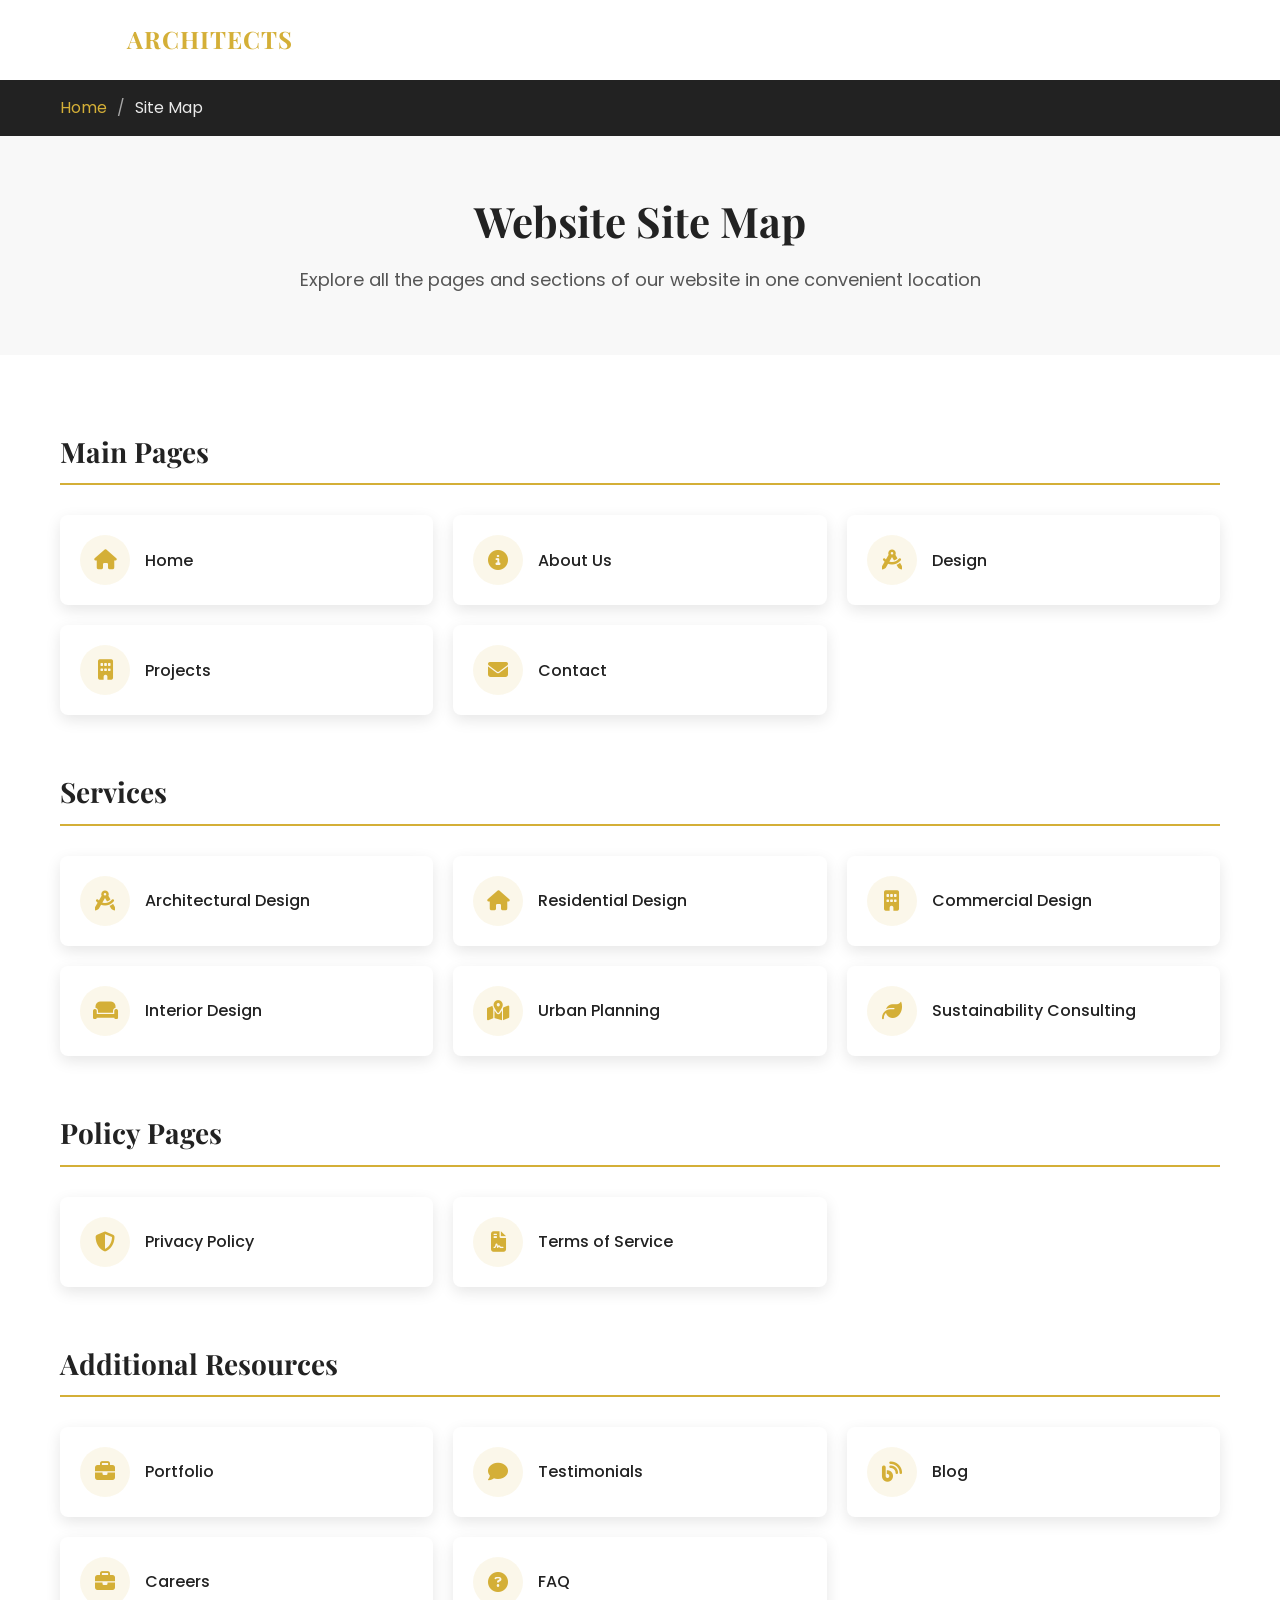
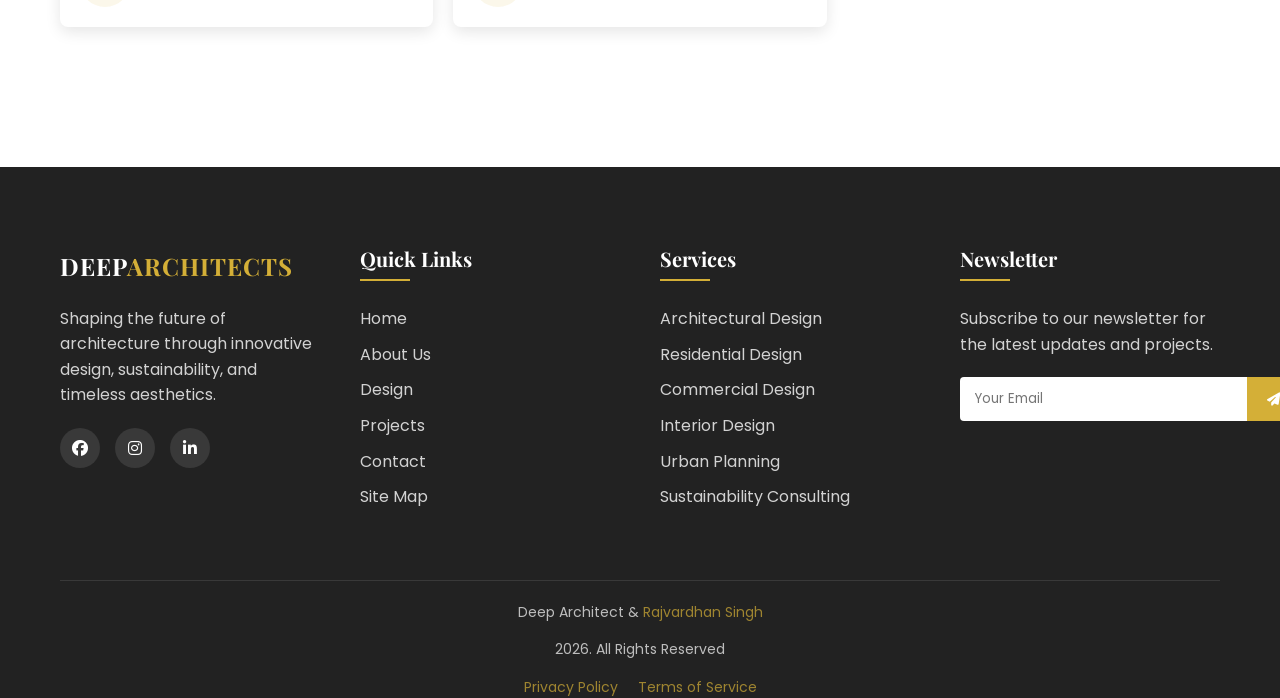
<file: sitemap.html>
<!DOCTYPE html>
<html lang="en">
<head>
    <meta charset="UTF-8">
    <meta name="viewport" content="width=device-width, initial-scale=1.0">
    <title>Site Map - Deep Architects</title>
    <link rel="stylesheet" href="https://cdnjs.cloudflare.com/ajax/libs/font-awesome/6.4.0/css/all.min.css">
    <link rel="preconnect" href="https://fonts.googleapis.com">
    <link rel="preconnect" href="https://fonts.gstatic.com" crossorigin>
    <link rel="icon" href="/images/deeplogo.jpeg" />
    <link href="https://fonts.googleapis.com/css2?family=Playfair+Display:wght@400;500;600;700&family=Poppins:wght@300;400;500;600&display=swap" rel="stylesheet">
    <style>
        /* ============================================
           BASE STYLES
           ============================================ */
        :root {
            --primary-color: #d4af37;
            --secondary-color: #333333;
            --light-color: #f8f8f8;
            --dark-color: #222222;
            --text-color: #555555;
            --white: #ffffff;
            --transition: all 0.3s ease;
            --box-shadow: 0 5px 15px rgba(0, 0, 0, 0.1);
            --section-padding: 100px 0;
        }

        * {
            margin: 0;
            padding: 0;
            box-sizing: border-box;
        }

        html {
            scroll-behavior: smooth;
        }

        body {
            font-family: 'Poppins', sans-serif;
            color: var(--text-color);
            line-height: 1.6;
            overflow-x: hidden;
            background-color: var(--white);
        }

        h1, h2, h3, h4, h5, h6 {
            font-family: 'Playfair Display', serif;
            font-weight: 700;
            color: var(--dark-color);
            line-height: 1.2;
        }

        a {
            text-decoration: none;
            color: inherit;
            transition: var(--transition);
        }

        ul {
            list-style: none;
        }

        img {
            max-width: 100%;
            height: auto;
            object-fit: cover;
        }

        .container {
            width: 100%;
            max-width: 1200px;
            margin: 0 auto;
            padding: 0 20px;
        }

        .btn {
            display: inline-block;
            padding: 12px 30px;
            border-radius: 4px;
            font-weight: 500;
            text-transform: uppercase;
            letter-spacing: 1px;
            transition: var(--transition);
            border: none;
            cursor: pointer;
            font-size: 14px;
        }

        .btn-primary {
            background-color: var(--primary-color);
            color: var(--white);
        }

        .btn-primary:hover {
            background-color: var(--dark-color);
            transform: translateY(-3px);
        }

        .btn-secondary {
            background-color: transparent;
            color: var(--primary-color);
            border: 1px solid var(--primary-color);
        }

        .btn-secondary:hover {
            background-color: var(--primary-color);
            color: var(--white);
        }

        .section {
            padding: var(--section-padding);
            position: relative;
        }

        .section-header {
            text-align: center;
            margin-bottom: 60px;
        }

        .section-title {
            font-size: 36px;
            margin-bottom: 15px;
            position: relative;
            display: inline-block;
        }

        .section-title::after {
            content: '';
            position: absolute;
            bottom: -10px;
            left: 50%;
            transform: translateX(-50%);
            width: 80px;
            height: 3px;
            background-color: var(--primary-color);
        }

        .section-subtitle {
            font-size: 18px;
            color: var(--text-color);
            max-width: 700px;
            margin: 0 auto;
        }

        /* ============================================
           HEADER
           ============================================ */
        .header {
            position: fixed;
            top: 0;
            left: 0;
            width: 100%;
            z-index: 1000;
            padding: 20px 0;
            transition: var(--transition);
            background-color: transparent;
        }

        .header.scrolled {
            background-color: rgba(255, 255, 255, 0.95);
            box-shadow: var(--box-shadow);
            padding: 15px 0;
        }

        .header .container {
            display: flex;
            justify-content: space-between;
            align-items: center;
        }

        .logo {
            font-family: 'Playfair Display', serif;
            font-size: 24px;
            font-weight: 700;
            color: var(--white);
            letter-spacing: 1px;
        }

        .logo span {
            color: var(--primary-color);
        }

        .header.scrolled .logo {
            color: var(--dark-color);
        }

        .nav-list {
            display: flex;
        }

        .nav-link {
            color: var(--white);
            margin-left: 30px;
            font-weight: 500;
            position: relative;
            padding: 5px 0;
        }

        .header.scrolled .nav-link {
            color: var(--dark-color);
        }

        .nav-link::after {
            content: '';
            position: absolute;
            bottom: 0;
            left: 0;
            width: 0;
            height: 2px;
            background-color: var(--primary-color);
            transition: var(--transition);
        }

        .nav-link:hover::after,
        .nav-link.active::after {
            width: 100%;
        }

        .hamburger {
            display: none;
            cursor: pointer;
        }

        .bar {
            display: block;
            width: 25px;
            height: 3px;
            margin: 5px auto;
            background-color: var(--white);
            transition: var(--transition);
        }

        .header.scrolled .bar {
            background-color: var(--dark-color);
        }

        /* ============================================
           BREADCRUMB
           ============================================ */
        .breadcrumb {
            background-color: var(--dark-color);
            padding: 15px 0;
            margin-top: 80px;
        }

        .breadcrumb .container {
            display: flex;
            align-items: center;
        }

        .breadcrumb a {
            color: var(--primary-color);
        }

        .breadcrumb a:hover {
            text-decoration: underline;
        }

        .breadcrumb .separator {
            margin: 0 10px;
            color: var(--white);
            opacity: 0.6;
        }

        .breadcrumb span:not(.separator) {
            color: var(--white);
            opacity: 0.9;
        }

        /* ============================================
           SITEMAP HERO
           ============================================ */
        .sitemap-hero {
            background-color: var(--light-color);
            padding: 60px 0;
            text-align: center;
        }

        .sitemap-hero h1 {
            font-size: 42px;
            margin-bottom: 20px;
            color: var(--dark-color);
        }

        .sitemap-hero p {
            font-size: 18px;
            max-width: 700px;
            margin: 0 auto;
            color: var(--text-color);
        }

        /* ============================================
           SITEMAP CONTENT
           ============================================ */
        .sitemap-content {
            padding: 80px 0;
        }

        .sitemap-section {
            margin-bottom: 60px;
        }

        .sitemap-section h2 {
            font-size: 28px;
            margin-bottom: 30px;
            padding-bottom: 15px;
            border-bottom: 2px solid var(--primary-color);
            color: var(--dark-color);
        }

        .sitemap-list {
            display: grid;
            grid-template-columns: repeat(auto-fill, minmax(300px, 1fr));
            gap: 20px;
        }

        .sitemap-item {
            background-color: var(--white);
            border-radius: 8px;
            padding: 20px;
            box-shadow: var(--box-shadow);
            transition: var(--transition);
            display: flex;
            align-items: center;
        }

        .sitemap-item:hover {
            transform: translateY(-5px);
            box-shadow: 0 10px 25px rgba(0, 0, 0, 0.15);
        }

        .sitemap-icon {
            width: 50px;
            height: 50px;
            background-color: rgba(212, 175, 55, 0.1);
            border-radius: 50%;
            display: flex;
            align-items: center;
            justify-content: center;
            margin-right: 15px;
            color: var(--primary-color);
            font-size: 20px;
            flex-shrink: 0;
        }

        .sitemap-item a {
            font-weight: 500;
            color: var(--dark-color);
            flex: 1;
        }

        .sitemap-item a:hover {
            color: var(--primary-color);
        }

        /* ============================================
           FOOTER
           ============================================ */
        .footer {
            background-color: var(--dark-color);
            color: var(--white);
            padding: 80px 0 0;
        }

        .footer-content {
            display: grid;
            grid-template-columns: repeat(auto-fit, minmax(250px, 1fr));
            gap: 40px;
            margin-bottom: 60px;
        }

        .footer-col h3 {
            color: var(--white);
            font-size: 20px;
            margin-bottom: 25px;
            position: relative;
            padding-bottom: 10px;
        }

        .footer-col h3::after {
            content: '';
            position: absolute;
            bottom: 0;
            left: 0;
            width: 50px;
            height: 2px;
            background-color: var(--primary-color);
        }

        .footer-col p {
            margin-bottom: 20px;
            opacity: 0.8;
        }

        .footer-col ul li {
            margin-bottom: 10px;
        }

        .footer-col ul li a {
            opacity: 0.8;
            transition: var(--transition);
        }

        .footer-col ul li a:hover {
            opacity: 1;
            color: var(--primary-color);
            padding-left: 5px;
        }

        .social-links {
            display: flex;
            gap: 15px;
            margin-top: 20px;
        }

        .social-links a {
            width: 40px;
            height: 40px;
            border-radius: 50%;
            background-color: rgba(255, 255, 255, 0.1);
            display: flex;
            align-items: center;
            justify-content: center;
            transition: var(--transition);
        }

        .social-links a:hover {
            background-color: var(--primary-color);
            transform: translateY(-5px);
        }

        .newsletter-form {
            display: flex;
            margin-top: 20px;
        }

        .newsletter-form input {
            flex: 1;
            padding: 12px 15px;
            border: none;
            border-radius: 4px 0 0 4px;
            font-family: 'Poppins', sans-serif;
        }

        .newsletter-form button {
            background-color: var(--primary-color);
            color: var(--white);
            border: none;
            padding: 0 20px;
            border-radius: 0 4px 4px 0;
            cursor: pointer;
            transition: var(--transition);
        }

        .newsletter-form button:hover {
            background-color: var(--white);
            color: var(--primary-color);
        }

        .footer-bottom {
            border-top: 1px solid rgba(255, 255, 255, 0.1);
            padding-top: 20px;
            text-align: center;
            display: flex;
            flex-direction: column;
            align-items: center;
            gap: 15px;
        }

        .footer-bottom p {
            opacity: 0.7;
            font-size: 14px;
        }

        .footer-bottom a {
            color: var(--primary-color);
        }

        .footer-links {
            display: flex;
            gap: 20px;
        }

        .footer-links a {
            font-size: 14px;
            opacity: 0.7;
            transition: var(--transition);
        }

        .footer-links a:hover {
            opacity: 1;
            color: var(--primary-color);
        }

        /* ============================================
           BACK TO TOP
           ============================================ */
        .back-to-top {
            position: fixed;
            bottom: 30px;
            right: 30px;
            width: 50px;
            height: 50px;
            background-color: var(--primary-color);
            color: var(--white);
            border-radius: 50%;
            display: flex;
            align-items: center;
            justify-content: center;
            font-size: 20px;
            opacity: 0;
            visibility: hidden;
            transition: var(--transition);
            z-index: 999;
            box-shadow: 0 5px 15px rgba(0, 0, 0, 0.1);
        }

        .back-to-top.active {
            opacity: 1;
            visibility: visible;
        }

        .back-to-top:hover {
            background-color: var(--dark-color);
            transform: translateY(-5px);
        }

        /* ============================================
           RESPONSIVE
           ============================================ */
        @media (max-width: 768px) {
            .hamburger {
                display: block;
            }
            .hamburger.active .bar:nth-child(2) {
                opacity: 0;
            }
            .hamburger.active .bar:nth-child(1) {
                transform: translateY(8px) rotate(45deg);
            }
            .hamburger.active .bar:nth-child(3) {
                transform: translateY(-8px) rotate(-45deg);
            }
            .nav-list {
                position: fixed;
                top: 80px;
                left: -100%;
                width: 100%;
                background-color: var(--white);
                flex-direction: column;
                align-items: center;
                padding: 20px 0;
                box-shadow: 0 10px 20px rgba(0, 0, 0, 0.1);
                transition: var(--transition);
            }
            .nav-list.active {
                left: 0;
            }
            .nav-link {
                margin: 15px 0;
                color: var(--dark-color);
            }
            .header.scrolled .nav-list {
                top: 70px;
            }
            .sitemap-hero h1 {
                font-size: 32px;
            }
            .section-title {
                font-size: 30px;
            }
            .section-subtitle {
                font-size: 16px;
            }
            .section {
                padding: 70px 0;
            }
            .sitemap-list {
                grid-template-columns: 1fr;
            }
        }

        @media (max-width: 576px) {
            .sitemap-hero h1 {
                font-size: 28px;
            }
            .btn {
                padding: 10px 20px;
            }
            .footer-content {
                grid-template-columns: 1fr;
            }
        }
    </style>
</head>
<body>

    <!-- Header -->
    <header class="header" id="header">
        <div class="container">
            <a href="index.html" class="logo">DEEP<span>ARCHITECTS</span></a>
            <nav class="nav">
                <ul class="nav-list">
                    <li><a href="index.html" class="nav-link">Home</a></li>
                    <li><a href="about.html" class="nav-link">About</a></li>
                    <li><a href="design.html" class="nav-link">Design</a></li>
                    <li><a href="projects.html" class="nav-link">Projects</a></li>
                    <li><a href="contact.html" class="nav-link">Contact</a></li>
                </ul>
                <div class="hamburger">
                    <span class="bar"></span>
                    <span class="bar"></span>
                    <span class="bar"></span>
                </div>
            </nav>
        </div>
    </header>

    <!-- Breadcrumb -->
    <div class="breadcrumb">
        <div class="container">
            <a href="index.html">Home</a>
            <span class="separator">/</span>
            <span>Site Map</span>
        </div>
    </div>

    <!-- Sitemap Hero -->
    <section class="sitemap-hero">
        <div class="container">
            <h1>Website Site Map</h1>
            <p>Explore all the pages and sections of our website in one convenient location</p>
        </div>
    </section>

    <!-- Sitemap Content -->
    <section class="sitemap-content">
        <div class="container">
            <div class="sitemap-section">
                <h2>Main Pages</h2>
                <div class="sitemap-list">
                    <div class="sitemap-item">
                        <div class="sitemap-icon"><i class="fas fa-home"></i></div>
                        <a href="index.html">Home</a>
                    </div>
                    <div class="sitemap-item">
                        <div class="sitemap-icon"><i class="fas fa-info-circle"></i></div>
                        <a href="about.html">About Us</a>
                    </div>
                    <div class="sitemap-item">
                        <div class="sitemap-icon"><i class="fas fa-drafting-compass"></i></div>
                        <a href="design.html">Design</a>
                    </div>
                    <div class="sitemap-item">
                        <div class="sitemap-icon"><i class="fas fa-building"></i></div>
                        <a href="projects.html">Projects</a>
                    </div>
                    <div class="sitemap-item">
                        <div class="sitemap-icon"><i class="fas fa-envelope"></i></div>
                        <a href="contact.html">Contact</a>
                    </div>
                </div>
            </div>

            <div class="sitemap-section">
                <h2>Services</h2>
                <div class="sitemap-list">
                    <div class="sitemap-item">
                        <div class="sitemap-icon"><i class="fas fa-drafting-compass"></i></div>
                        <a href="#">Architectural Design</a>
                    </div>
                    <div class="sitemap-item">
                        <div class="sitemap-icon"><i class="fas fa-home"></i></div>
                        <a href="#">Residential Design</a>
                    </div>
                    <div class="sitemap-item">
                        <div class="sitemap-icon"><i class="fas fa-building"></i></div>
                        <a href="#">Commercial Design</a>
                    </div>
                    <div class="sitemap-item">
                        <div class="sitemap-icon"><i class="fas fa-couch"></i></div>
                        <a href="#">Interior Design</a>
                    </div>
                    <div class="sitemap-item">
                        <div class="sitemap-icon"><i class="fas fa-map-marked-alt"></i></div>
                        <a href="#">Urban Planning</a>
                    </div>
                    <div class="sitemap-item">
                        <div class="sitemap-icon"><i class="fas fa-leaf"></i></div>
                        <a href="#">Sustainability Consulting</a>
                    </div>
                </div>
            </div>

            <div class="sitemap-section">
                <h2>Policy Pages</h2>
                <div class="sitemap-list">
                    <div class="sitemap-item">
                        <div class="sitemap-icon"><i class="fas fa-shield-alt"></i></div>
                        <a href="privacy.html">Privacy Policy</a>
                    </div>
                    <div class="sitemap-item">
                        <div class="sitemap-icon"><i class="fas fa-file-contract"></i></div>
                        <a href="terms.html">Terms of Service</a>
                    </div>
                </div>
            </div>

            <div class="sitemap-section">
                <h2>Additional Resources</h2>
                <div class="sitemap-list">
                    <div class="sitemap-item">
                        <div class="sitemap-icon"><i class="fas fa-briefcase"></i></div>
                        <a href="portfolio.html">Portfolio</a>
                    </div>
                    <div class="sitemap-item">
                        <div class="sitemap-icon"><i class="fas fa-comment"></i></div>
                        <a href="testimonials.html">Testimonials</a>
                    </div>
                    <div class="sitemap-item">
                        <div class="sitemap-icon"><i class="fas fa-blog"></i></div>
                        <a href="blog.html">Blog</a>
                    </div>
                    <div class="sitemap-item">
                        <div class="sitemap-icon"><i class="fas fa-briefcase"></i></div>
                        <a href="careers.html">Careers</a>
                    </div>
                    <div class="sitemap-item">
                        <div class="sitemap-icon"><i class="fas fa-question-circle"></i></div>
                        <a href="faq.html">FAQ</a>
                    </div>
                </div>
            </div>
        </div>
    </section>

    <!-- Footer -->
    <footer class="footer">
        <div class="container">
            <div class="footer-content">
                <div class="footer-col">
                    <a href="index.html" class="logo" style="color:#fff; display:block; margin-bottom:20px;">DEEP<span>ARCHITECTS</span></a>
                    <p>Shaping the future of architecture through innovative design, sustainability, and timeless aesthetics.</p>
                    <div class="social-links">
                        <a target="_blank" href="https://www.facebook.com/rupesh.chawda.581"><i class="fab fa-facebook"></i></a>
                        <a target="_blank" href="https://www.instagram.com/deeparchitect.official/"><i class="fab fa-instagram"></i></a>
                        <a target="_blank" href="https://www.linkedin.com/in/rupeshchawda/"><i class="fab fa-linkedin-in"></i></a>
                    </div>
                </div>
                <div class="footer-col">
                    <h3>Quick Links</h3>
                    <ul>
                        <li><a href="index.html">Home</a></li>
                        <li><a href="about.html">About Us</a></li>
                        <li><a href="design.html">Design</a></li>
                        <li><a href="projects.html">Projects</a></li>
                        <li><a href="contact.html">Contact</a></li>
                        <li><a href="sitemap.html">Site Map</a></li>
                    </ul>
                </div>
                <div class="footer-col">
                    <h3>Services</h3>
                    <ul>
                        <li><a href="#">Architectural Design</a></li>
                        <li><a href="#">Residential Design</a></li>
                        <li><a href="#">Commercial Design</a></li>
                        <li><a href="#">Interior Design</a></li>
                        <li><a href="#">Urban Planning</a></li>
                        <li><a href="#">Sustainability Consulting</a></li>
                    </ul>
                </div>
                <div class="footer-col">
                    <h3>Newsletter</h3>
                    <p>Subscribe to our newsletter for the latest updates and projects.</p>
                    <form class="newsletter-form">
                        <input type="email" placeholder="Your Email" required>
                        <button type="submit"><i class="fas fa-paper-plane"></i></button>
                    </form>
                </div>
            </div>
            <div class="footer-bottom">
                <p>Deep Architect &amp; <a href="https://rajvardhansingh.in/">Rajvardhan Singh</a></p>
                <p>2026. All Rights Reserved</p>
                <div class="footer-links">
                    <a href="privacy.html">Privacy Policy</a>
                    <a href="terms.html">Terms of Service</a>
                </div>
            </div>
        </div>
    </footer>

    <!-- Back to Top Button -->
    <a href="#" class="back-to-top" id="backToTop">
        <i class="fas fa-arrow-up"></i>
    </a>

    <script>
        // Header scroll effect
        window.addEventListener('scroll', function() {
            const header = document.getElementById('header');
            if (window.scrollY > 50) {
                header.classList.add('scrolled');
            } else {
                header.classList.remove('scrolled');
            }
        });

        // Mobile menu toggle
        const hamburger = document.querySelector('.hamburger');
        const navList = document.querySelector('.nav-list');

        hamburger.addEventListener('click', function() {
            hamburger.classList.toggle('active');
            navList.classList.toggle('active');
        });

        // Close mobile menu when link clicked
        document.querySelectorAll('.nav-link').forEach(link => {
            link.addEventListener('click', () => {
                hamburger.classList.remove('active');
                navList.classList.remove('active');
            });
        });

        // Back to top button
        const backToTopButton = document.getElementById('backToTop');

        window.addEventListener('scroll', function() {
            if (window.scrollY > 300) {
                backToTopButton.classList.add('active');
            } else {
                backToTopButton.classList.remove('active');
            }
        });

        backToTopButton.addEventListener('click', function(e) {
            e.preventDefault();
            window.scrollTo({ top: 0, behavior: 'smooth' });
        });

        // Newsletter form
        document.querySelector('.newsletter-form').addEventListener('submit', function(e) {
            e.preventDefault();
            alert('Thank you for subscribing!');
            this.reset();
        });
    </script>
</body>
</html>
</file>
